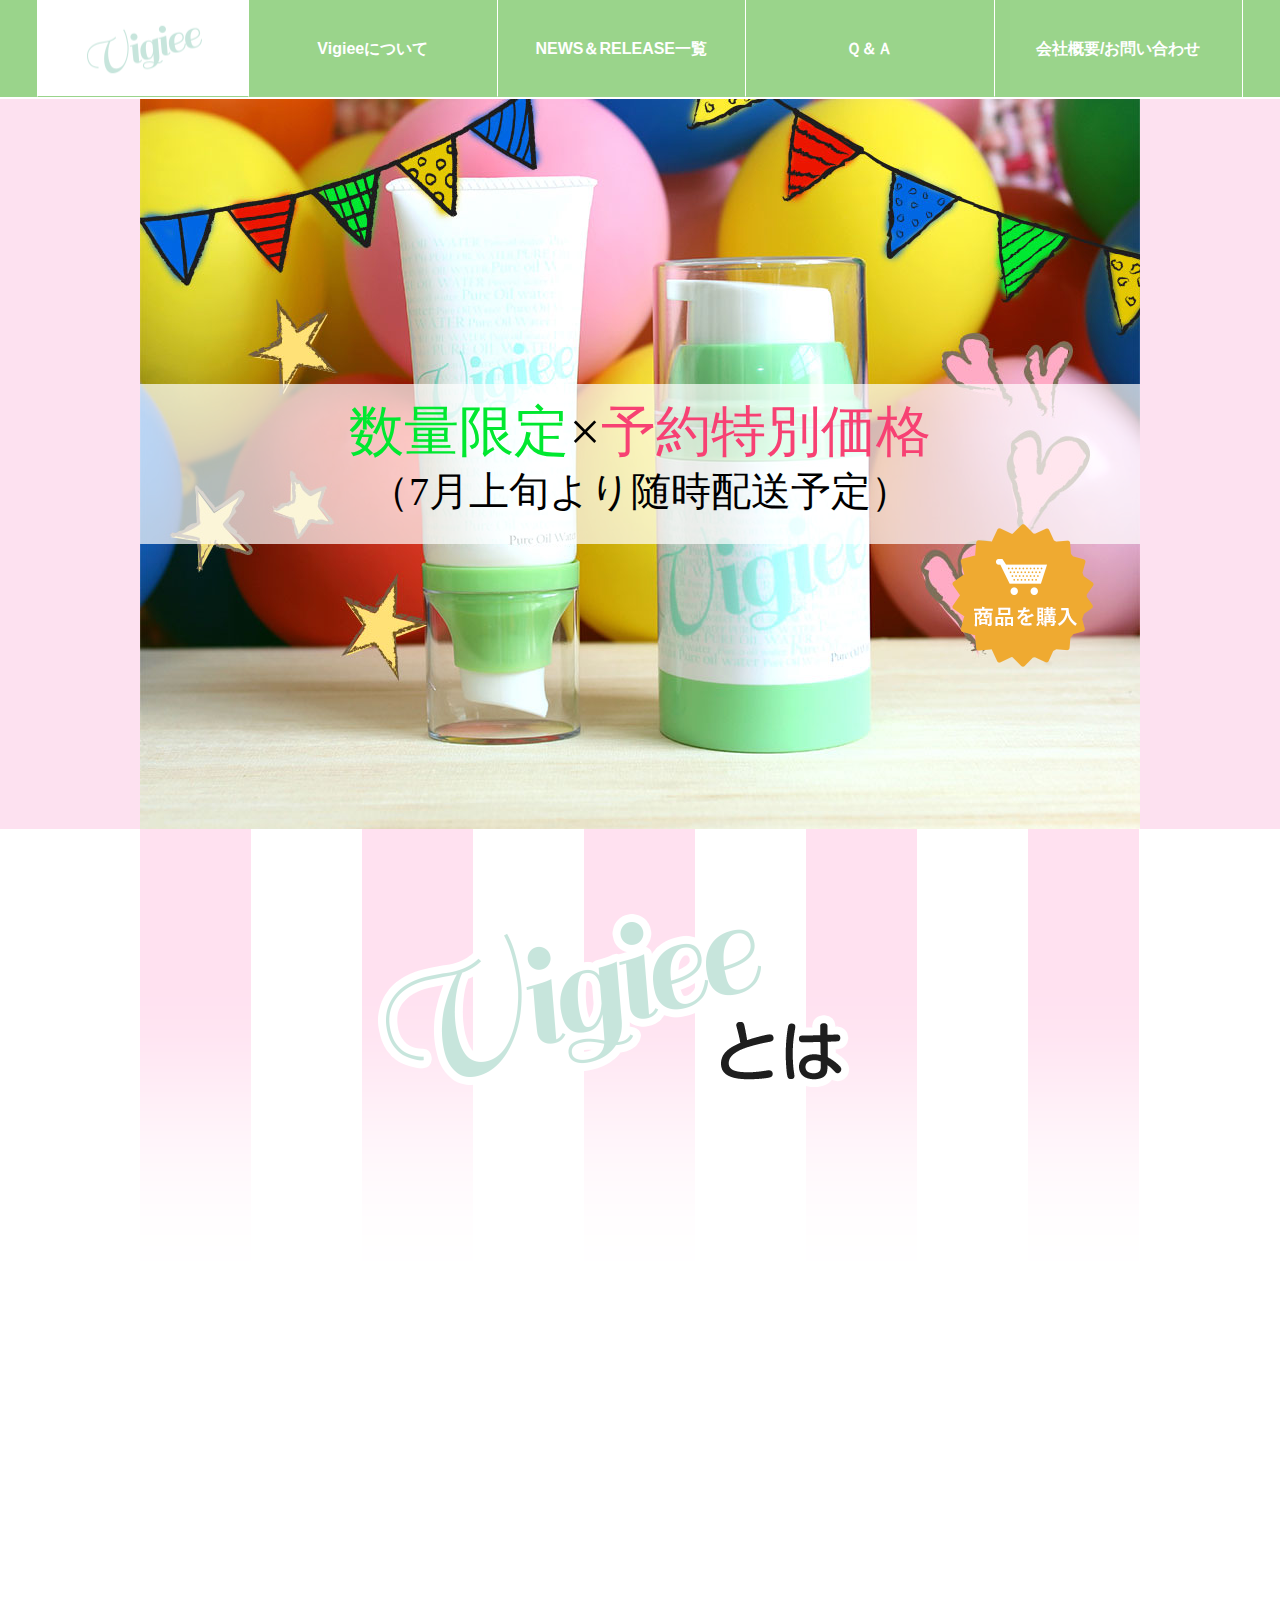
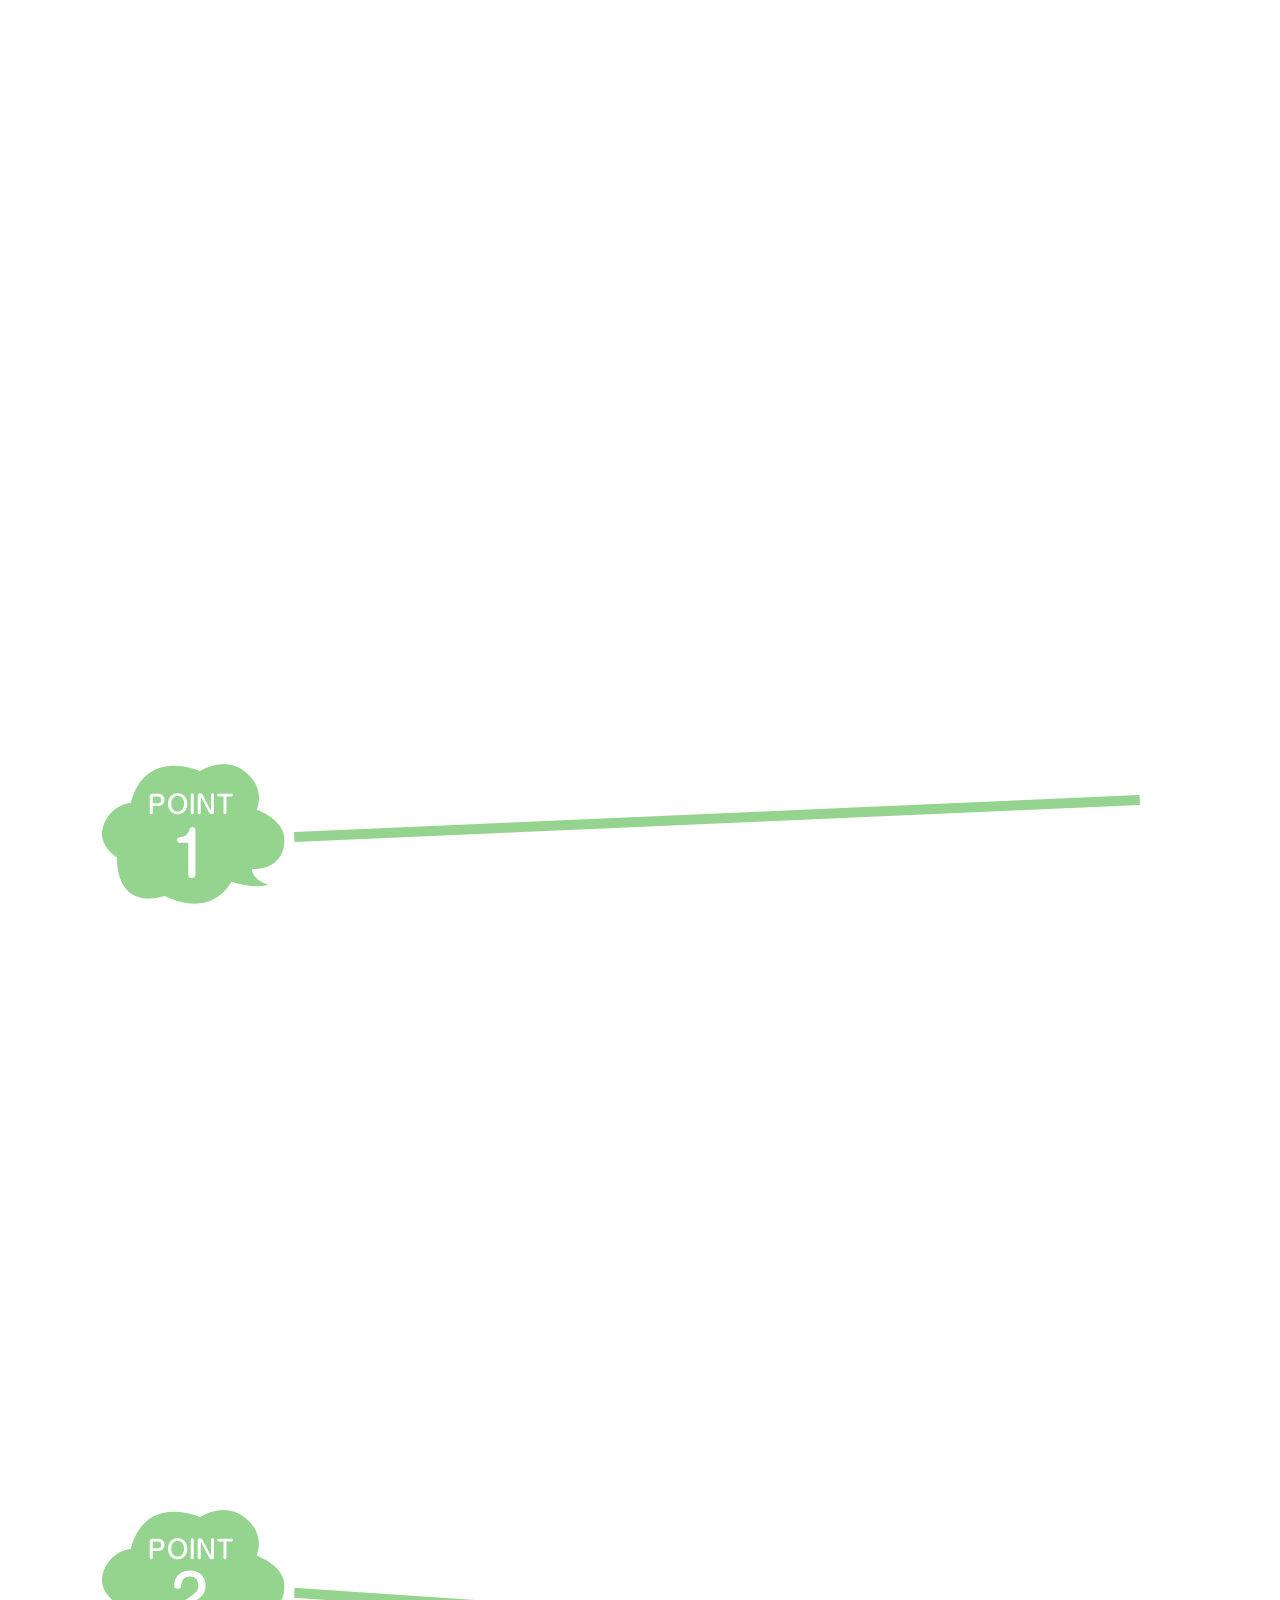
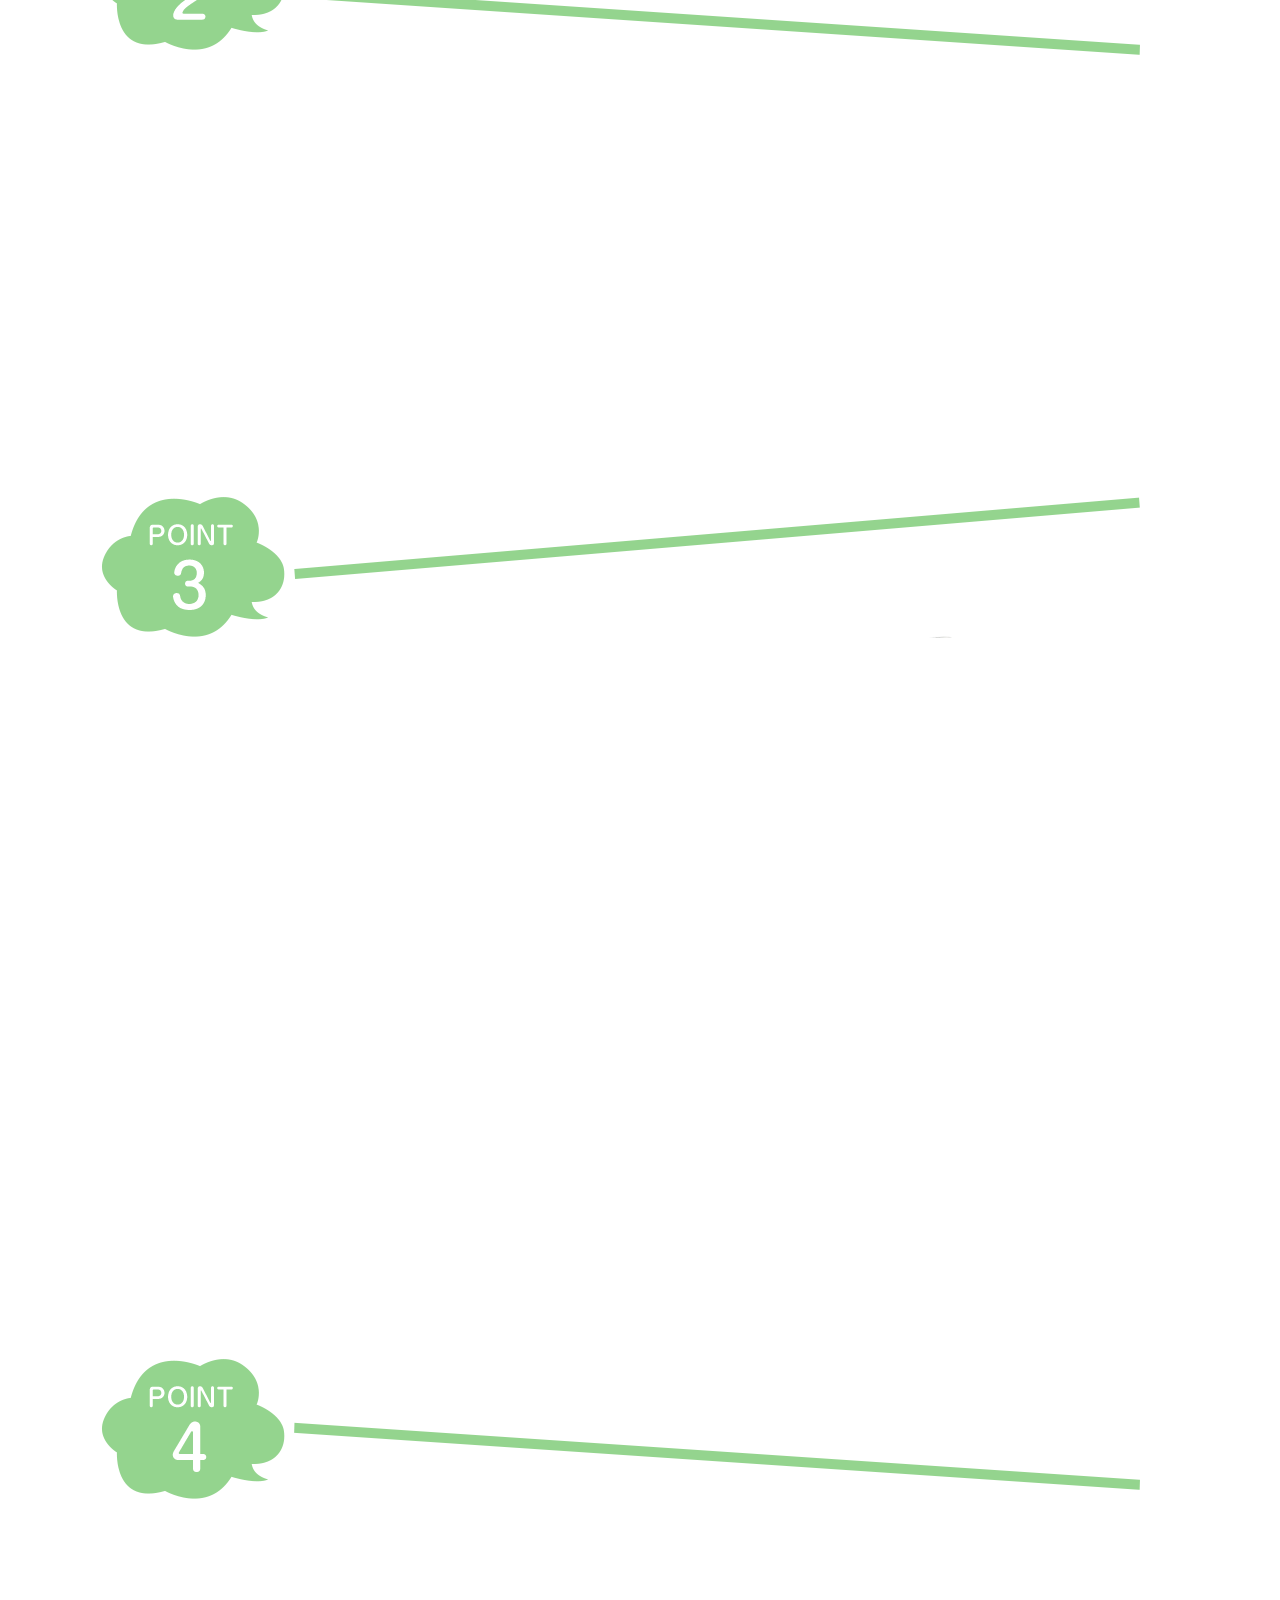
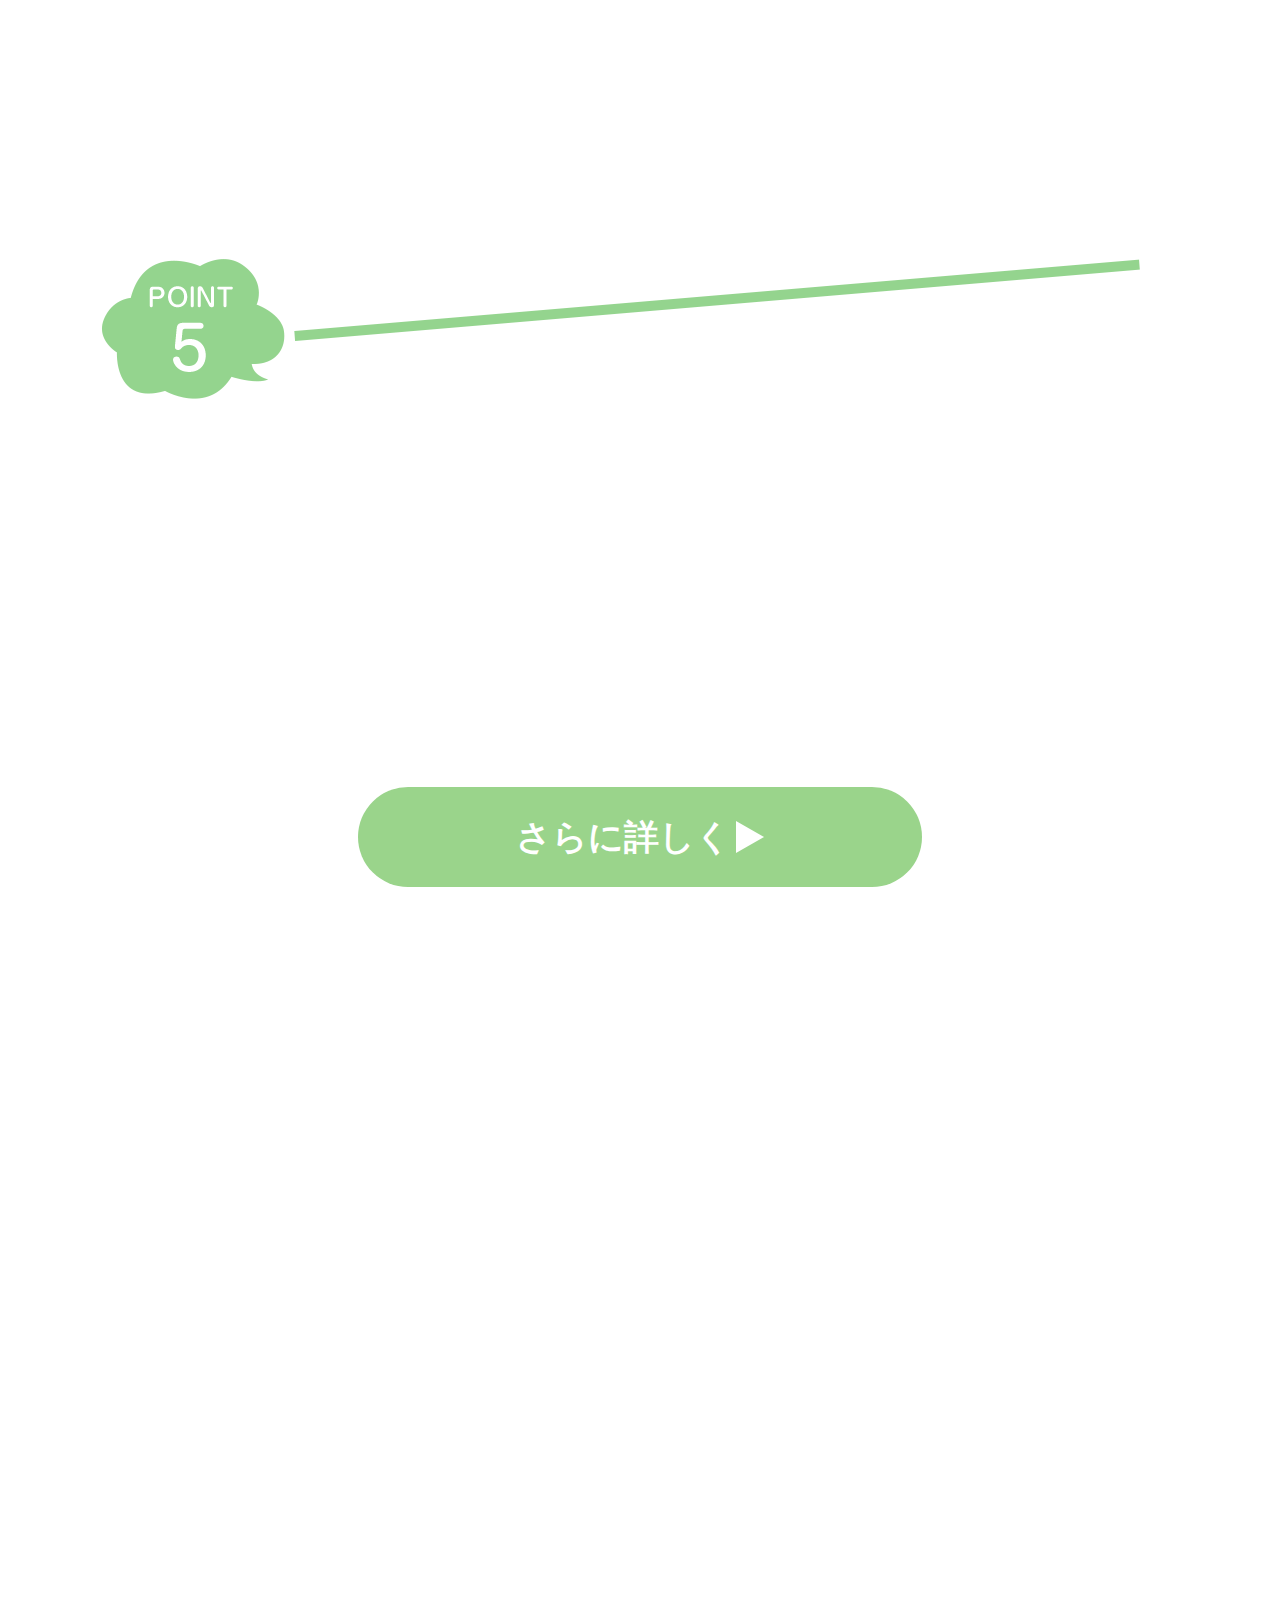
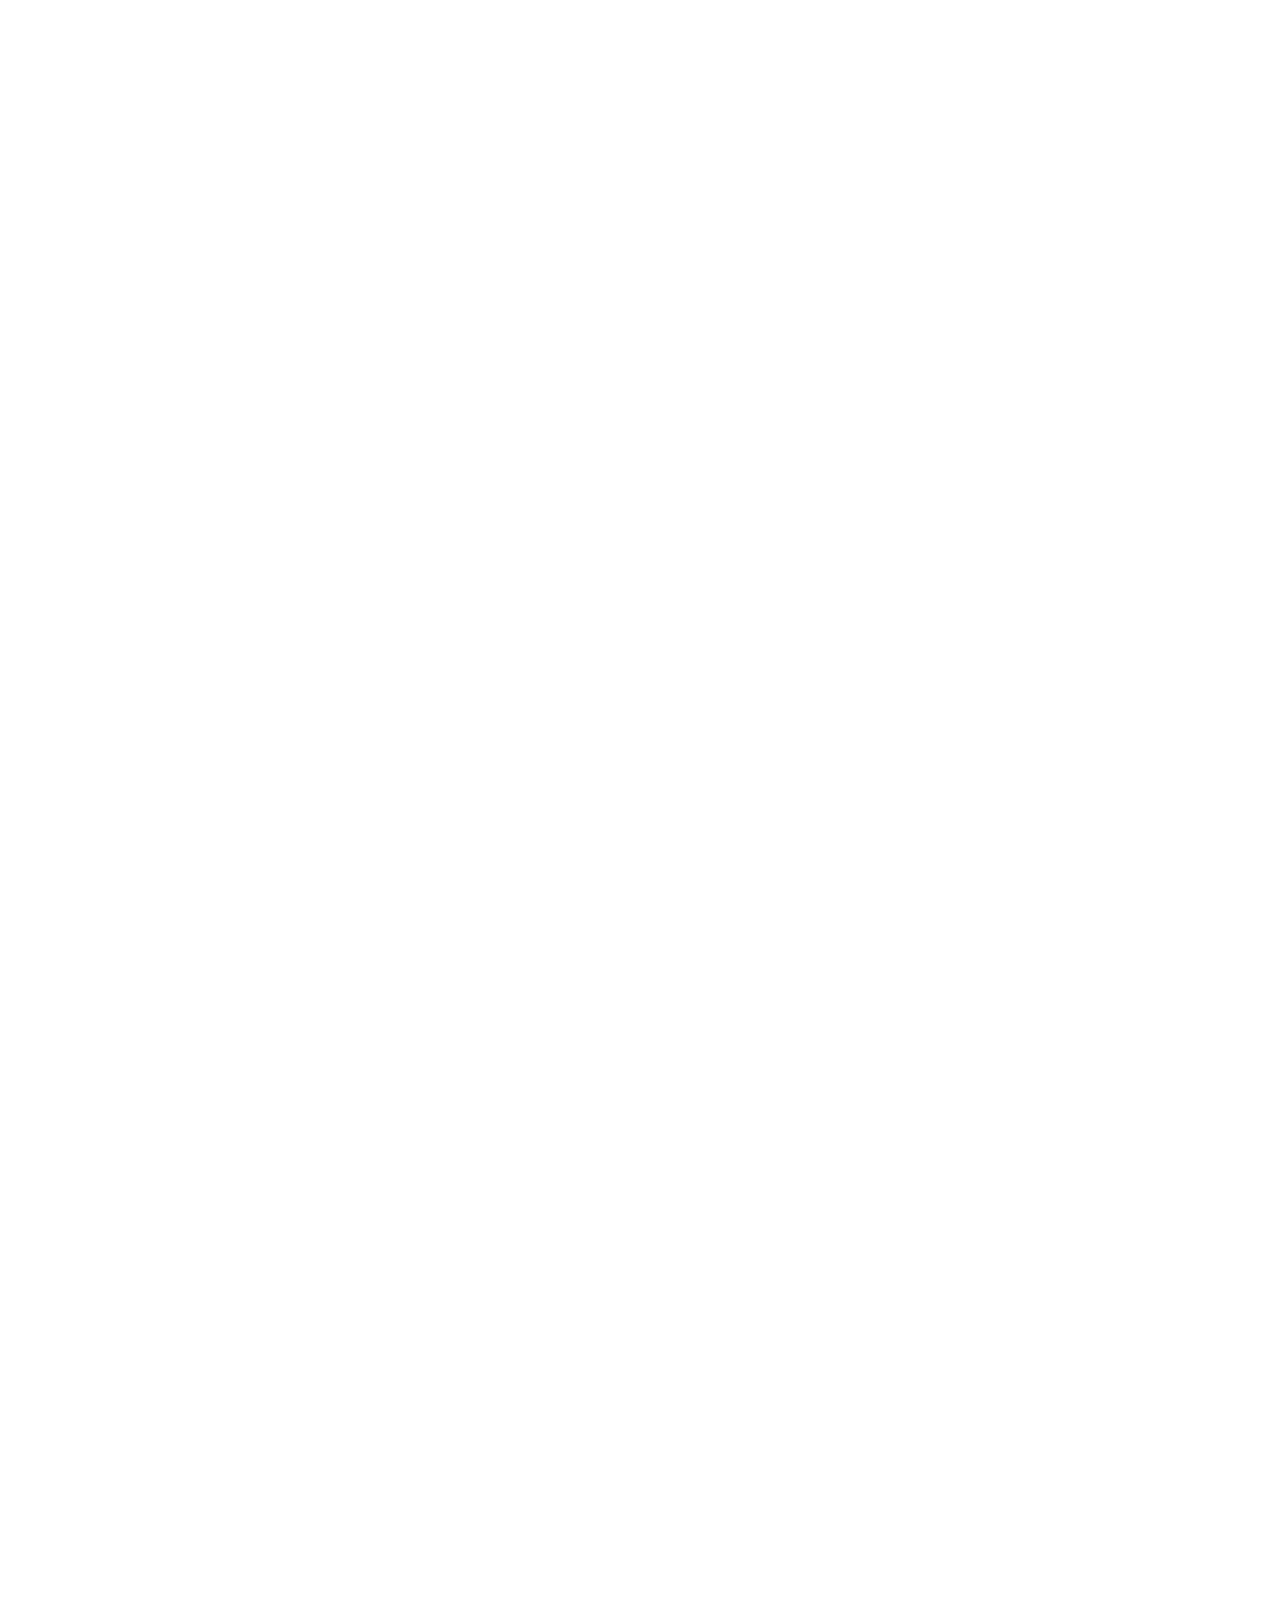
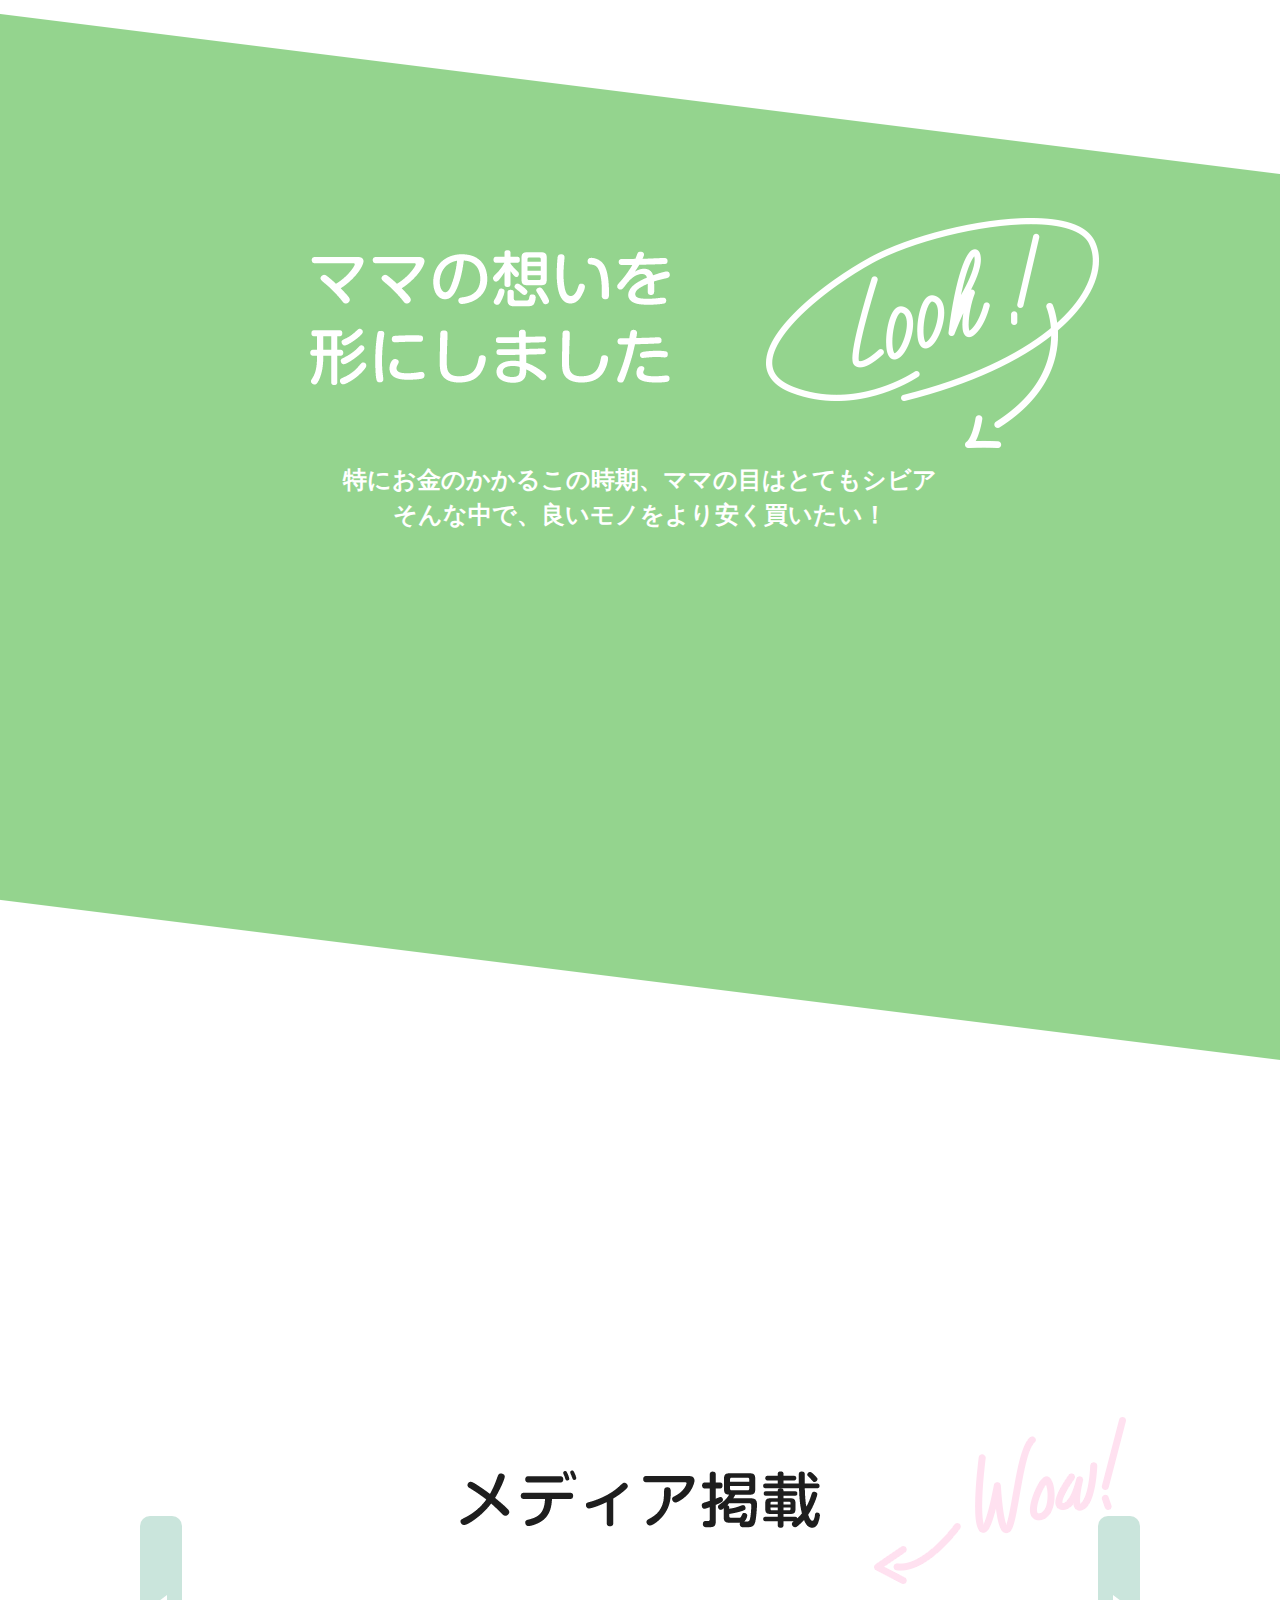
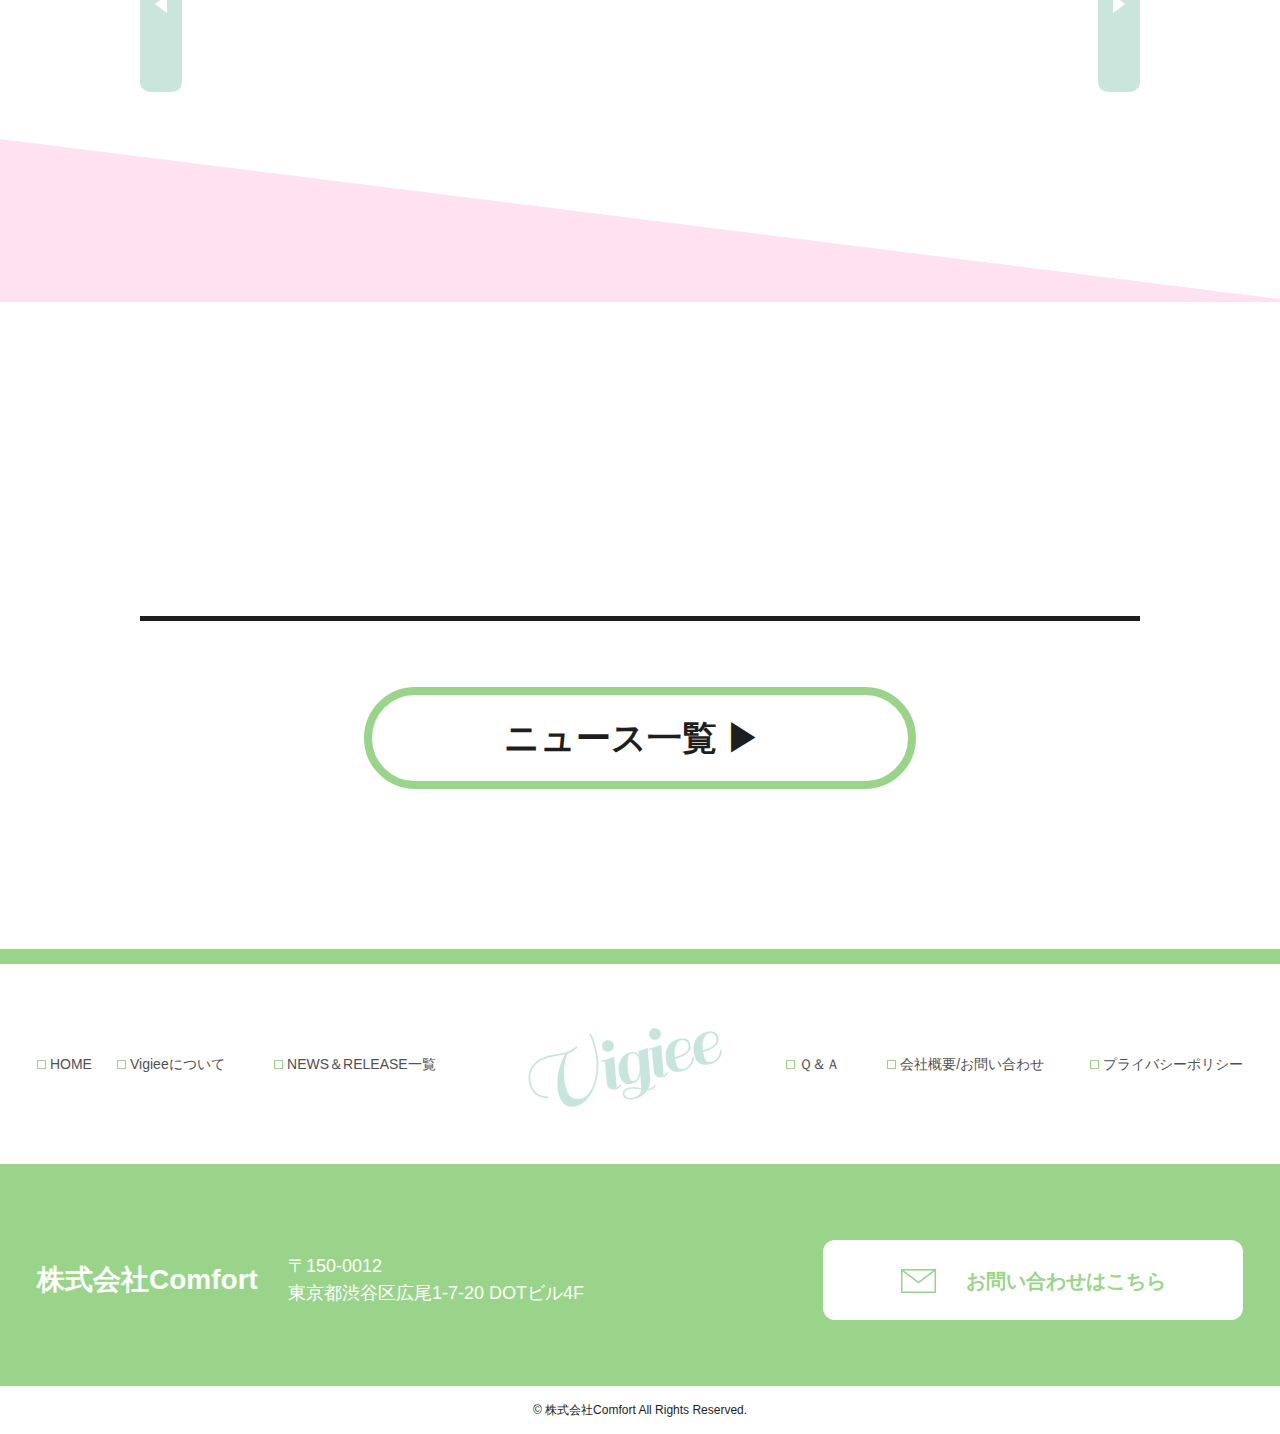
<file: index.html>
<!DOCTYPE html>
<html>
	<head>
		<meta charset="UTF-8">
		<meta name="viewport" content="width=device-width, initial-scale=1.0, minimum-scale=1.0, maximum-scale=1.0, user-scalable=no">
		<meta http-equiv="X-UA-Compatible" content="IE=edge,chrome=1">
		<title>Vigiee(ビギー)｜トップページ</title>
		<meta name="keywords" content="Vigiee,ビギー,妊娠中,出産後,ママ,クリーム, 天然オイル, 植物由来, マタニティクリーム, 保湿力,保水力,株式会社Comfort,コンフォート">
		<meta name="description" content="Vigiee(ビギー）は妊娠中・出産後の肌がデリケートな時期にこそママに使ってほしい。Vigiee(ビギー）は肌の水分を補い、植物由来の天然オイルでしっかりと保湿をおこないます。ママの体と心に寄り添い、悩みに向き合ったマタニティクリームです。">
		<meta http-equiv="Cache-Control" content="no-cache, no-store, must-revalidate">
		<meta http-equiv="Pragma" content="no-cache">
		<meta http-equiv="Expires" content="0">
		<link rel="shortcut icon" href="favicon.ico">
		<link rel="stylesheet" href="css/normalize.css">
		<link rel="stylesheet" href="css/animate.min.css">
		<link rel="stylesheet" href="css/idangerous.swiper.css">
		<link rel="stylesheet" href="css/global.css">
		<link rel="stylesheet" href="css/index.css">
		<!-- Global site tag (gtag.js) - Google Analytics -->
		<script async src="https://www.googletagmanager.com/gtag/js?id=UA-120219286-1"></script>
		<script>
			window.dataLayer = window.dataLayer || [];
			function gtag(){dataLayer.push(arguments);}
			gtag('js', new Date());
			gtag('config', 'UA-120219286-1');
		</script>
		<script src="js/password.js"></script>
	</head>
	<body>
		<header id="head">
			<div class="header wm">
				<div class="logo">
					<a href="index.html" class="on">
						<img src="img/logo.png">
						<img src="img/logo_white.png">
					</a>
				</div>
				<nav id="nav">
					<ul class="nav">
						<li><a href="about.html">Vigieeについて</a></li>
						<li><a href="news.html">NEWS＆RELEASE一覧</a></li>
						<li><a href="faq.html">Ｑ＆Ａ</a></li>
						<li><a href="contact.html">会社概要/お問い合わせ</a></li>
					</ul>
					<div class="nbtn">
    					<a href="javascript:;"><span class="nbtn_icon"></span></a>
					</div>
					<div class="ncart">
    					<a href="javascript:;" class="cart"><img src="img/icon_cart.png"></a>
					</div>
				</nav>
				<!--<div class="head_icon">
					<a href="javascript:;" title="facebook"><img src="img/icon_facebook.png"></a>
					<a href="javascript:;" title="twitter"><img src="img/icon_twitter.png"></a>
					<a href="javascript:;" title="instagram"><img src="img/icon_instagram.png"></a>
				</div>-->
			</div>
		</header>
		
		<div id="main">
			
			<div class="banner">
				<div class="wn">
					<div class="banner_img">
						<div class="img_replace">
							<img src="img/index/banner.jpg">
							<img src="img/index/banner_sp.jpg">
						</div>
						<div class="banner_info">
							<p>
								<span class="bi_green">数量限定</span>×<span class="bi_pink">予約特別価格</span>
								<br>
								<small>（7月上旬より随時配送予定）</small>
							</p>
						</div>
					</div>
				</div>
			</div>
			
			<div class="cont_brief wn">
				<div class="cb_tit img_replace">
					<img src="img/index/cont_brief_tit.png" alt="Vigiee(ビギー）とは">
					<img src="img/index/cont_brief_tit_sp.png" alt="Vigiee(ビギー）とは">
				</div>
				<div class="cb_cont clear">
					<div class="cb_txt">
						<div class="cb_cent">
							<p class="br">
								<span>妊娠中・出産後の肌がデリケートな</span><span>時期にこそママに使ってほしい。</span><br><span>ビギーは肌の水分を補い、</span><span>植物由来の天然オイルでしっかりと</span><span>保湿をおこないます。</span><br><span>ママの体と心に寄り添い、</span><span>悩みに向き合った</span><span>マタニティクリームです。</span>
							</p>
						</div>
					</div>
					<div class="cb_img img_replace">
						<img src="img/index/cont_brief_pic.png">
						<img src="img/index/cont_brief_pic_sp.jpg">
					</div>
				</div>
			</div>
			
			<div class="cont_point wn">
				<div class="cp_tit img_replace">
					<img src="img/index/cont_point_tit.png" alt="Vigiee(ビギー）がこだわる5つのポイント">
					<img src="img/index/cont_point_tit_sp.png" alt="Vigiee(ビギー）がこだわる5つのポイント">
				</div>
				<div class="cp_cont">
					<div class="cpc_tit img_replace">
						<img src="img/index/cont_point_1_tit.png">
						<img src="img/index/cont_point_1_tit_sp.png">
					</div>
					<div class="cpc_cont cpc_component cp1">
						<div class="cpct br">
							<span>成分のこだわり</span><br />“Pure oil water” <br>＝ <b class="cp_color_1">保湿力</b> + <b class="cp_color_2">保水力</b>
						</div>
						<div class="cpcc">
							<div class="cpcc_l">
								<h1>保湿力</h1>
							</div>
							<p class="br"><span>オイルのベタベタ感を少なくするために</span><span>国産ツバキオイルを６種の植物オイルとバランスよく配合</span><span>さらっと保湿を可能にしました</span></p>
						</div>
						<div class="cpcc">
							<div class="cpcc_l">
								<h1>保水力</h1>
							</div>
							<p class="br"><span>温泉水を主原料とし、３種のヒアルロン酸</span><span>２種の植物性セラミド、紅藻エキスとアミノ酸</span><span>ビタミンEを配合してカサつく肌にうるおいを与えます</span></p>
						</div>
					</div>
				</div>
				<div class="cp_cont">
					<div class="cpc_tit img_replace">
						<img src="img/index/cont_point_2_tit.png">
						<img src="img/index/cont_point_2_tit_sp.png">
					</div>
					<div class="cpc_cont cpc_normal cp2 clear">
						<div class="cpcn">
							<div class="cpct">技術のこだわり</div>
							<p class="br"><span>水と油を混ぜ合わせるために、多くのクリームが乳化剤を使用します。</span><span>この乳化剤は、主に石油由来の成分。</span><br><span>&nbsp;</span><br><span>ビギーは乳化剤に植物由来の成分を取り入れました。</span><span>さらに、分離しやすい水と油の粒子を細かくして混ぜ合わせることで</span><span>角層のすみずみまで浸透する肌なじみの高い”うるさらクリーム”が</span><span>生まれました！</span></p>
						</div>
						<div class="img_replace img_replace02 cpc_img">
							<img src="img/index/cont_point_2_pic.png">
							<img src="img/index/cont_point_2_pic_sp.png" class="img_ml">
						</div>
						
					</div>
				</div>
				<div class="cp_cont" id="point3">
					<div class="cpc_tit img_replace">
						<img src="img/index/cont_point_3_tit.png">
						<img src="img/index/cont_point_3_tit_sp.png">
					</div>
					<div class="cpc_cont cpc_normal cp3 clear">
						<div class="cpcn">
							<div class="cpct">容器のこだわり</div>
							<p class="br"><span>低刺激にこだわった成分を配合しているため、</span><span>チューブ、ボトル両方にエアレスを採用！</span><br><span>９つのフリーで、ビギーをいつでも新鮮な状態で</span><span>お使いいただけます。</span></p>
						</div>
						<div class="img_replace img_replace02 cpc_img">
							<img src="img/index/cont_point_3_pic.png">
							<img src="img/index/cont_point_3_pic_sp.png">
						</div>
					</div>
					<div id="harmless"></div>
					<div class="cp_test">
						<h1><span>赤ちゃんにも使える低刺激</span><br><span>9つのフリー</span></h1>
						<p>
							<span>〇防腐剤</span>
							<span>〇アルコール</span>
							<span>〇動物由来成分</span>
							<span>〇鉱物油</span>
							<span>〇石油系界面活性剤</span>
							<span>〇合成香料</span>
							<span>〇合成着色料</span>
							<span>〇紫外線吸収剤</span>
							<span>〇パラベン</span>
						</p>
						<p>
							<b>パッチテスト・アレルギーテスト済み</b>
							<small>※すべての方に肌トラブルが起こらないということではありません</small>
						</p>
					</div>
				</div>
				<div class="cp_cont">
					<div class="cpc_tit img_replace">
						<img src="img/index/cont_point_4_tit.png">
						<img src="img/index/cont_point_4_tit_sp.png">
					</div>
					<div class="cpc_cont cpc_normal cp4 clear">
						<div class="cpcn">
							<div class="cpct br">テクスチャのこだわり</div>
							<p class="br"><span>クリームなのに、さらっと潤う乳液のようなテクスチャです。</span><br><span>のびがよく塗りやすいので、塗った後に手を洗う必要もなく、すぐに衣類を</span><span>着てもベタつきません。</span><br><span>クリームなのにさらっとした塗り心地は忙しいママの味方です！</span></p>
						</div>
					</div>
				</div>
				<div class="cp_cont">
					<div class="cpc_tit img_replace">
						<img src="img/index/cont_point_5_tit.png">
						<img src="img/index/cont_point_5_tit_sp.png">
					</div>
					<div class="cpc_cont cpc_normal cp5 clear">
						<div class="cpcn">
							<div class="cpct">香りのこだわり</div>
							<p class="br"><span>トップに香るベルガモットの上質な香りとレモンの爽やかな</span><span>香りが、ママをやさしく包み込みます。</span><br><span>そっと目を閉じると広がる、かけがえのないひとときを</span></p>
						</div>
						<div class="cont_point_5_pic">
							<img src="img/index/cont_point_5_pic.png">
						</div>
						
					</div>
				</div>
				<div class="cp_btn">
					<a href="about.html"><span>さらに詳しく </span><i></i></a>
				</div>
			</div>
			
			<div class="cont_usage">
				<div class="wm">
					<div class="wn">
						<div class="cu_tit img_replace">
							<img src="img/index/cont_usage_tit.png" alt="おすすめVigiee(ビギー）の使い方">
							<img src="img/index/cont_usage_tit_sp.png" alt="おすすめVigiee(ビギー）の使い方">
						</div>
					</div>
				</div>
				<div class="cu_cont cu1">
					<div class="wn">
						<div class="cuc_tit img_replace">
							<img src="img/index/cont_usage_1_tit.png" alt="お風呂上がりに極上のひととき！" class="cuc_tit_pc">
							<img src="img/index/cont_usage_1_tit_tablet.png" alt="お風呂上がりに極上のひととき！" class="cuc_tit_tablet">
							<img src="img/index/cont_usage_1_tit_sp.png" alt="お風呂上がりに極上のひととき！">
						</div>
						<div class="cuc_normal clear">
							<div class="cucn">
								<p class="br"><span>一番肌が潤うお風呂上がりにこそ使ってもらえるよう、</span><span>ビギーはテクスチャーにこだわりました。</span><br /><span>温泉水をベースに保湿成分と保水成分を高配合。</span><span>タオルドライの後に、肌に極上のご褒美を！</span></p>
							</div>
							<div class="img_replace img_replace02 cuc_img">
								<img src="img/index/cont_usage_1_pic.png">
								<img src="img/index/cont_usage_1_pic_sp.png" class="img_ml02">
							</div>
							
						</div>
					</div>
				</div>
				<div class="cu_cont cu2">
					<div class="wn">
						<div class="cuc_tit img_replace">
							<img src="img/index/cont_usage_2_tit.png" alt="お出かけ前の忙しい時に！" class="cuc_tit_pc">
							<img src="img/index/cont_usage_2_tit_tablet.png" alt="お出かけ前の忙しい時に！" class="cuc_tit_tablet">
							<img src="img/index/cont_usage_2_tit_sp.png" alt="お出かけ前の忙しい時に！">
						</div>
						<div class="cuc_normal clear">
							<div class="cucn">
								<p class="br"><span>植物オイル配合でべたつかず、さらっとした塗り心地で</span><span>すぐに服を着ても大丈夫。</span><br><span>外に出かける前にクリームを塗っておきたい…</span><br><span>バタバタしたお出かけ前にもさっとひと塗り。</span><span>新テクスチャーのビギーなら、すぐに出かけられます。</span></p>
							</div>
							<div class="img_replace img_replace02 cuc_img">
								<img src="img/index/cont_usage_2_pic.png">
								<img src="img/index/cont_usage_2_pic_sp.png">
							</div>
						</div>
					</div>
				</div>
				<div class="cu_cont cu3">
					<div class="wn">
						<div class="cuc_tit img_replace">
							<img src="img/index/cont_usage_3_tit.png" alt="赤ちゃんと一緒に使える" class="cuc_tit_pc">
							<img src="img/index/cont_usage_3_tit_tablet.png" alt="赤ちゃんと一緒に使える" class="cuc_tit_tablet">
							<img src="img/index/cont_usage_3_tit_sp.png" alt="赤ちゃんと一緒に使える">
						</div>
						<div class="cuc_normal clear">
							<div class="cucn">
								<p class="br"><span>低刺激で保水・保湿成分もたっぷり配合し、香りも控えめだから</span><span>産後は赤ちゃんと使えます。</span><br><span>デリケートで温度調整が苦手な赤ちゃんを、</span><span>肌なじみがよいクリームで肌をさらっと快適にします。</span><br><span>ママと一緒にこれ一本で、毎日のスキンケアを！</span></p>
							</div>
							<div class="img_replace img_replace02 cuc_img">
								<img src="img/index/cont_usage_3_pic.png">
								<img src="img/index/cont_usage_3_pic_sp.png">
							</div>
						</div>
					</div>
				</div>
			</div>
			
			<div class="cont_look">
				<div class="cl_top"><img src="img/index/cont_look_bg_top.png"></div>
				<div class="wn">
					<div class="img_replace">
						<img src="img/index/cont_look_tit.png" alt="ママの想いを形にしました">
						<img src="img/index/cont_look_tit_sp1.png" alt="ママの想いを形にしました">
					</div>
					<p class="br look_txt"><span>特にお金のかかるこの時期、ママの目はとてもシビア</span><span>そんな中で、良いモノをより安く買いたい！</span></p>
					<!--<div class="cl_tit2">
						<img src="img/index/cont_look_tit_sp2.png">
					</div>-->
					<div class="img_replace cl_last">
						<img src="img/index/cont_look_pic.png" alt="べたつかず、さっぱりとした塗り心地お値段もお手頃！低刺激で赤ちゃんにも使えるパッチテスト済み　アレルギーテスト済み">
						<img src="img/index/cont_look_pic_sp.png" alt="べたつかず、さっぱりとした塗り心地お値段もお手頃！低刺激で赤ちゃんにも使えるパッチテスト済み　アレルギーテスト済み">
					</div>
				</div>
				<div class="cl_bottom"><img src="img/index/cont_look_bg_bottom.png"></div>
			</div>
			
			<div class="cont_journal">
				<div class="wn">
					<div class="cj_tit img_replace">
						<img src="img/index/cont_journal_tit.png">
						<img src="img/index/cont_journal_tit_sp.png">
					</div>
					<div class="cj_cont">
						<div class="swiper-container" id="journal">
							<div class="journal_box" id="publish">
							</div>
						</div>
						<div class="journal_btn journal_prev">
							<a href="javascript:;"><i></i></a>
						</div>
						<div class="journal_btn journal_next">
							<a href="javascript:;"><i></i></a>
						</div>
					</div>
				</div>
			</div>
			
			<div class="cont_news">
				<div class="wn">
					<div class="cn_tit img_replace">
						<img src="img/index/cont_news_tit.png">
						<img src="img/index/cont_news_tit_sp.png">
					</div>
					<div class="cn_cont">
						<ul id="news">
						</ul>
					</div>
					<div class="cn_btn">
						<a href="news.html"><span>ニュース一覧 ▶</span><!--<i></i>--></a>
					</div>
				</div>
			</div>
			
		</div>
		
		<footer id="foot">
			<div class="foot_btn">
				<a href="javascript:;" class="cart">
					<img src="img/foot_btn_cart.png">
				</a>
				<a href="javascript:;" id="top" class="img_replace">
					<img src="img/foot_btn_top.png">
					<img src="img/foot_btn_top_s.png">
				</a>
			</div>
			<div class="foot wm">
				<div class="foot_nav">
					<ul>
						<li>
							<i></i>
							<a href="index.html">HOME</a>
						</li>
						<li>
							<i></i>
							<a href="about.html">Vigieeについて</a>
						</li>
						<li>
							<i></i>
							<a href="news.html">NEWS＆RELEASE一覧</a>
						</li>
					</ul>
				</div>
				<div class="foot_logo">
					<a href="index.html">
						<img src="img/foot_logo.png">
					</a>
				</div>
				<div class="foot_nav">
					<ul>
						<li>
							<i></i>
							<a href="faq.html">Ｑ＆Ａ</a>
						</li>
						<li>
							<i></i>
							<a href="contact.html">会社概要/お問い合わせ</a>
						</li>
						<li>
							<i></i>
							<a href="privacy.html">プライバシーポリシー</a>
						</li>
					</ul>
				</div>
			</div>
			<div class="foot_info">
				<div class="wm">
					<div class="foot_contact">
						<h2>株式会社Comfort</h2>
						<p>〒150-0012<br>東京都渋谷区広尾1-7-20 DOTビル4F</p>
					</div>
					<div class="foot_email">
						<a href="contact.html">
							<img src="img/foot_icon_email.png">
							<b>お問い合わせはこちら</b>
						</a>
					</div>
				</div>
			</div>
			<div class="copyright">
				<p>&copy; 株式会社Comfort All Rights Reserved.</p>
			</div>
		</footer>
		
		<div id="panel"></div>
		
		<script type="text/javascript" src="//webfonts.xserver.jp/js/xserver.js"></script>
		<script src="js/idangerous.swiper.min.js"></script>
		<script src="js/jquery-3.3.1.min.js"></script>
		<script src="js/global.js"></script>
		<script src="js/animate.js"></script>
		<script src="js/constraint.js"></script>
    	<script>
    		$(function(){
    		});
    		
			var journalSwiper;
			window.onload = function() {
				window.onresize = function() {
					reInitJournal();
				}
				$('.journal_prev').click(function() {
					journalSwiper.swipePrev();
				});
				$('.journal_next').click(function(){
					journalSwiper.swipeNext(); 
				});
    			$.get("wordpress/?page_id=7", function (data) {
                	var list = data.data.list;
					// journal
					initJournal(list.length);
                	var detailBox = '';
					detailBox += '<div class="journal_item">';
					detailBox += '<a href="javascript:;">imgReplace</a>';
					detailBox += '<div class="journal_info">infoReplace</div>';
					detailBox += '</div>';
                	var publishList = '';
                	for (var k in list) {
                		var param = {
                			'img'	: '',
                			'info'	: ''
                		};
                		if (list[k].field.img != '') {
                			param.img += '<img src="' + list[k].field.img + '">';
                		} else {
                			param.img += '<img src="img/no_pic_publish.jpg">';
                		}
                		param.info = list[k].field.info;
                		// set box
                		var thisBox = detailBox;
                		for (var p in param) {
                			thisBox = thisBox.replace(new RegExp(p + 'Replace', 'g'), param[p]);
                		}
                		var newPublish = journalSwiper.appendSlide(thisBox, 'swiper-slide', 'div');
                		//newPublish.append();
                	}
					reInitJournal();
                });
                $.get("wordpress/?page_id=2&number=3", function (data) {
                	var list = data.data.list;
                	var detailBox = '';
                	detailBox += '<li>';
//              	detailBox += '<a href="javascript:;">';
                	detailBox += '<a href="news_detail.html?id=idReplace">';
                	detailBox += '<small>「dateReplace」</small>';
                	detailBox += '<b>titleReplace</b>';
                	detailBox += '<span>infoReplace</span>';
                	detailBox += '</a>';
                	detailBox += '</li>';
                	var newsList = '';
                	for (var k in list) {
                		var param = {
                			'id'	: '',
                			'date'	: '',
                			'title'	: '',
                			'info'	: ''
                		};
                		param.id = list[k].id;
                		param.date = list[k].field.date;
                		param.title = list[k].field.title;
                		param.info = list[k].field.info;
                		// set box
                		var thisBox = detailBox;
                		for (var p in param) {
                			thisBox = thisBox.replace(new RegExp(p + 'Replace', 'g'), param[p]);
                		}
                		newsList += thisBox;
                	}
                	$('#news').html(newsList);
                });
			};
			
			function initJournal (number) {
				journalSwiper = new Swiper('#journal', {
					wrapperClass : 'journal_box',
					calculateHeight: true,
					loop : true,
					aotoHeight: true, 
					slidesPerView: getPer(),
					slidesPerGroup: 1,
					resizeReInit: true,
					loopAdditionalSlides: number
				});
			}
			
			function reInitJournal () {
				journalSwiper.reInit();
			}
			
			function getPer() {
				var per = 0;
				if (window.innerWidth >= 768) {
					per = 2;
				} else {
					per = 1;
				}
				return per;
			}
    	</script>
	</body>
</html>
</file>
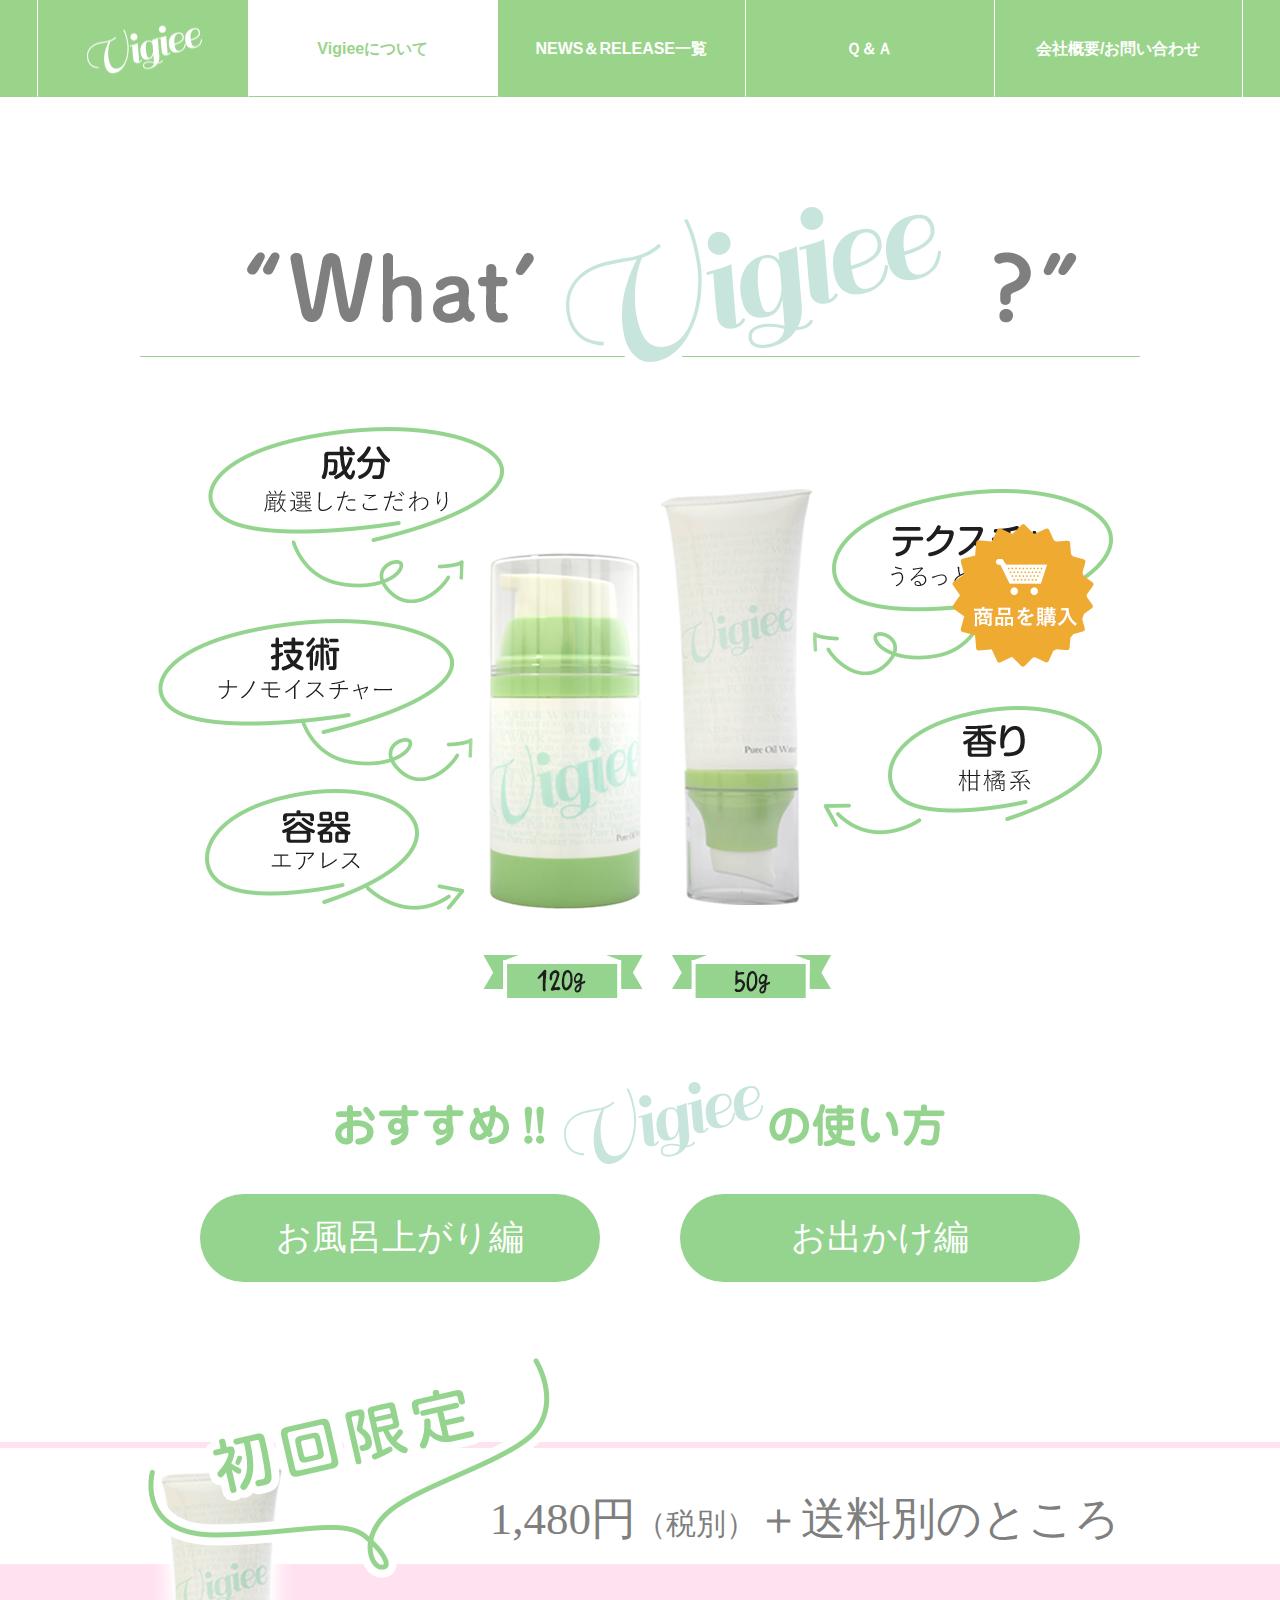
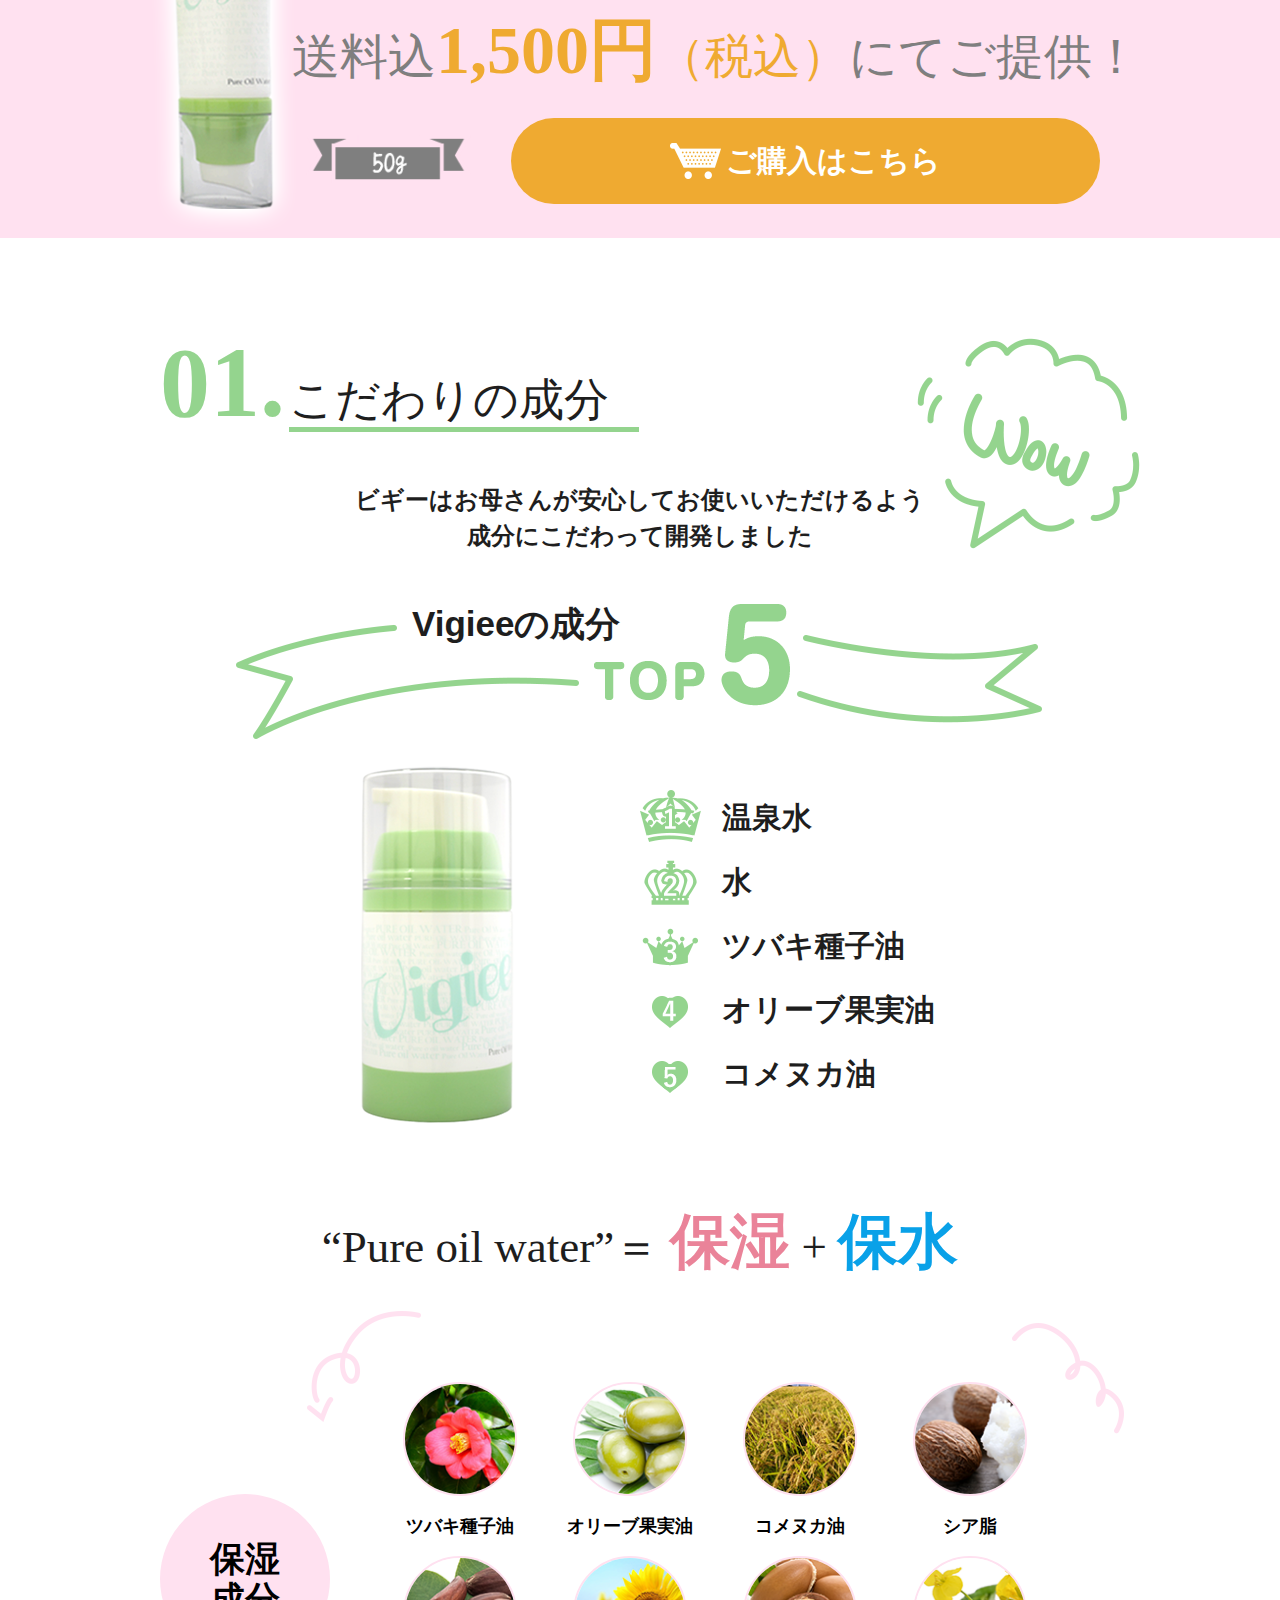
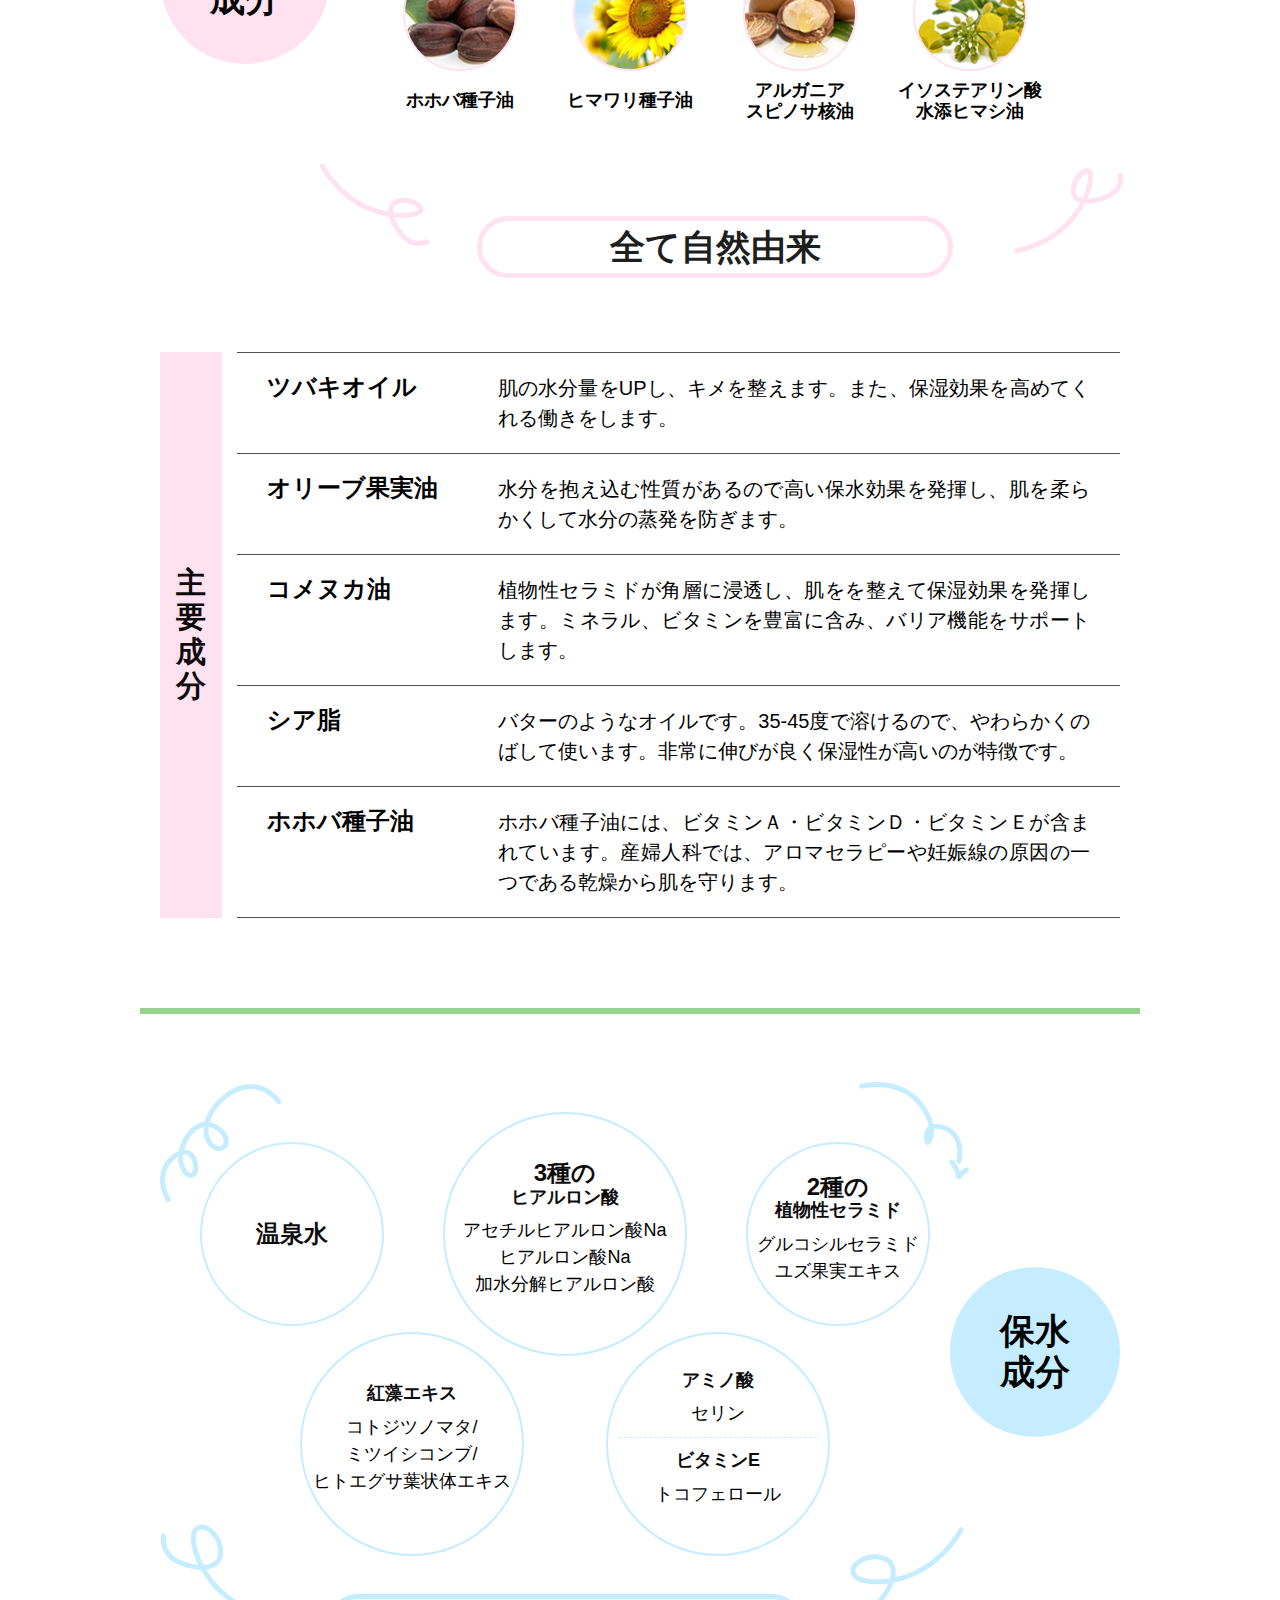
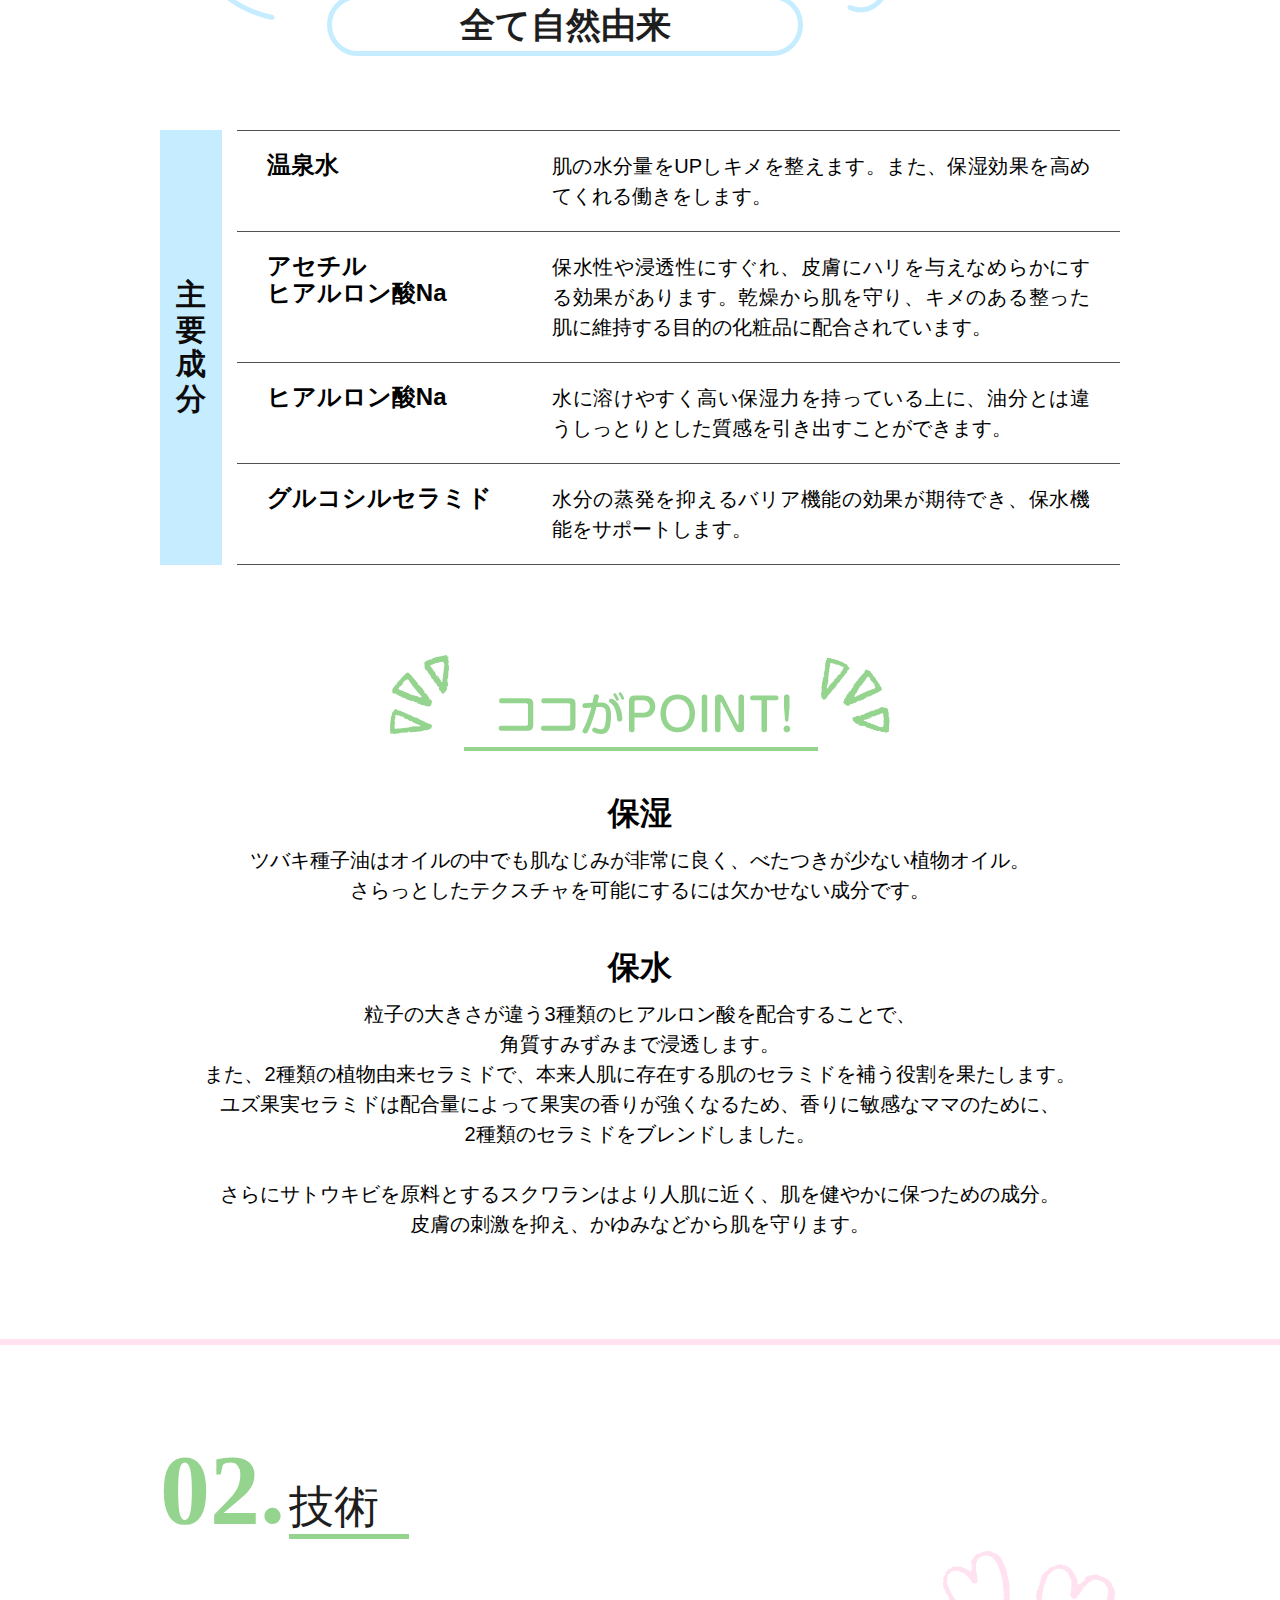
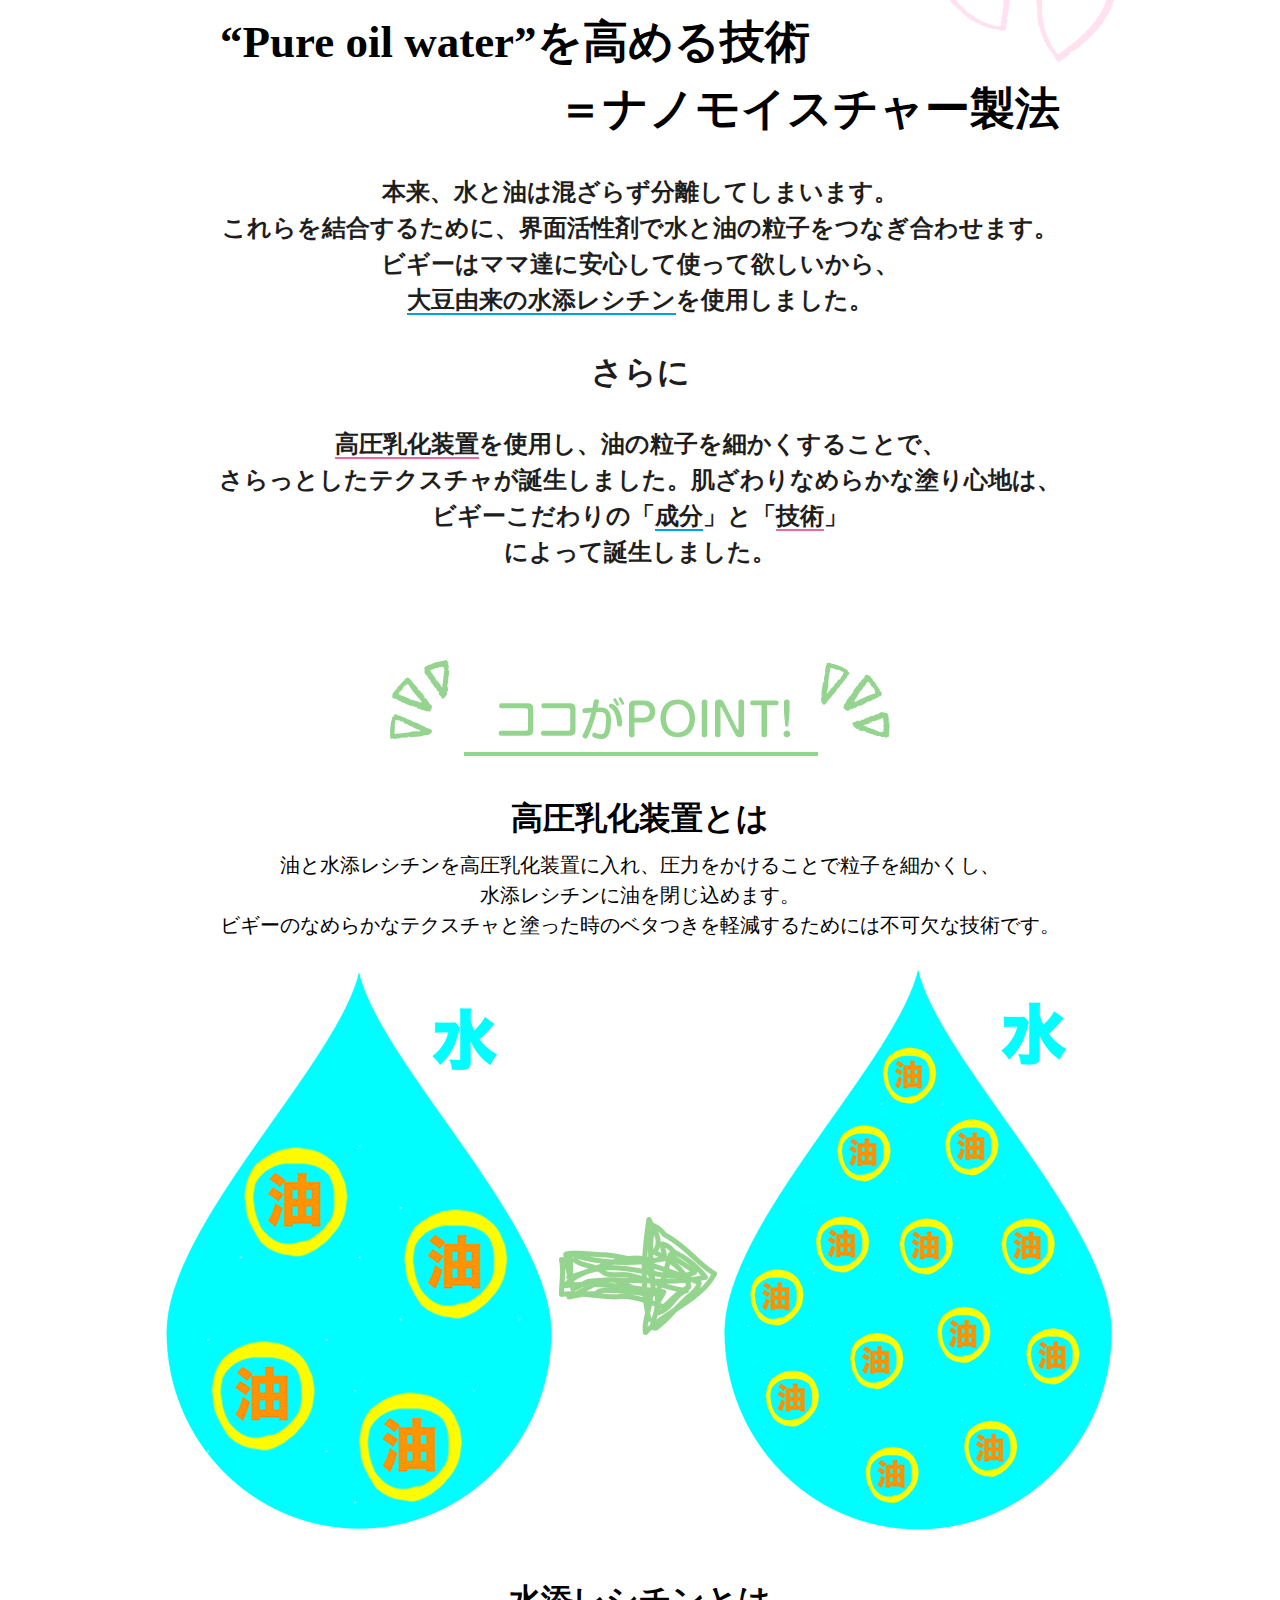
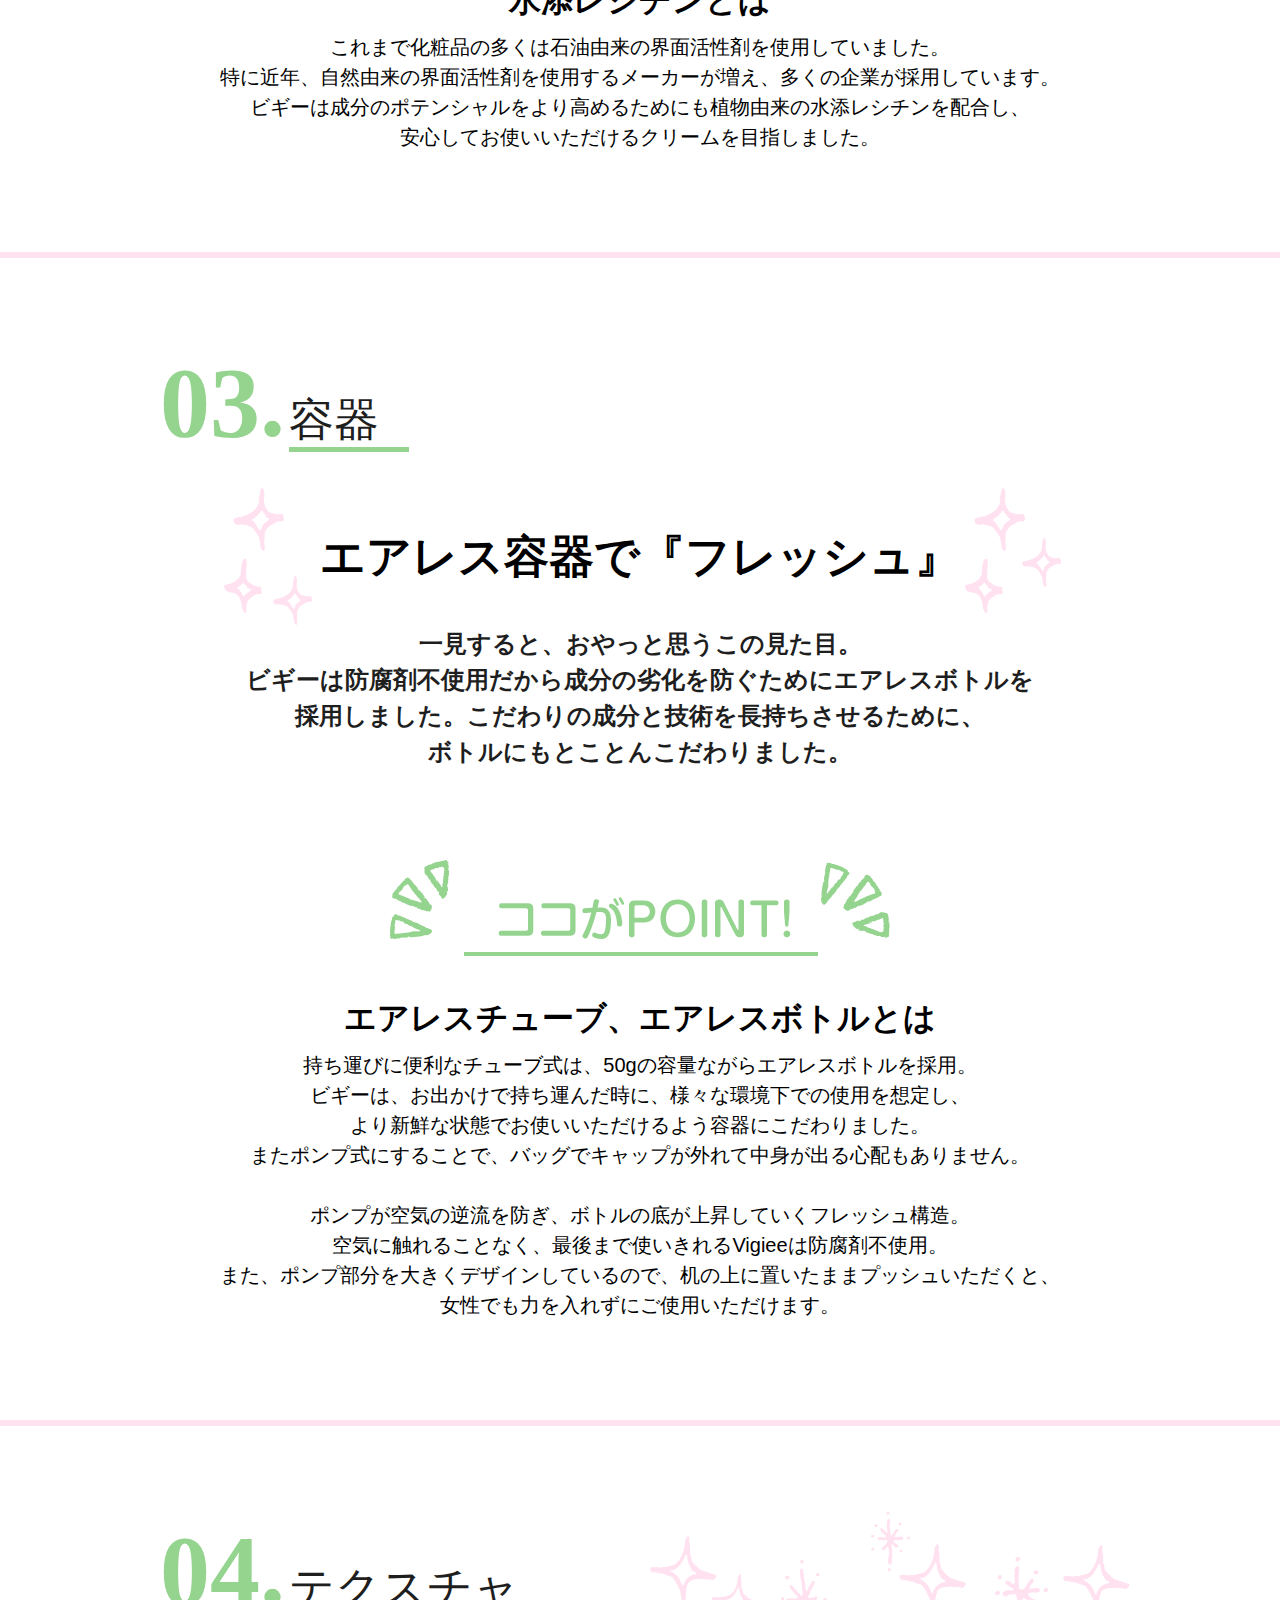
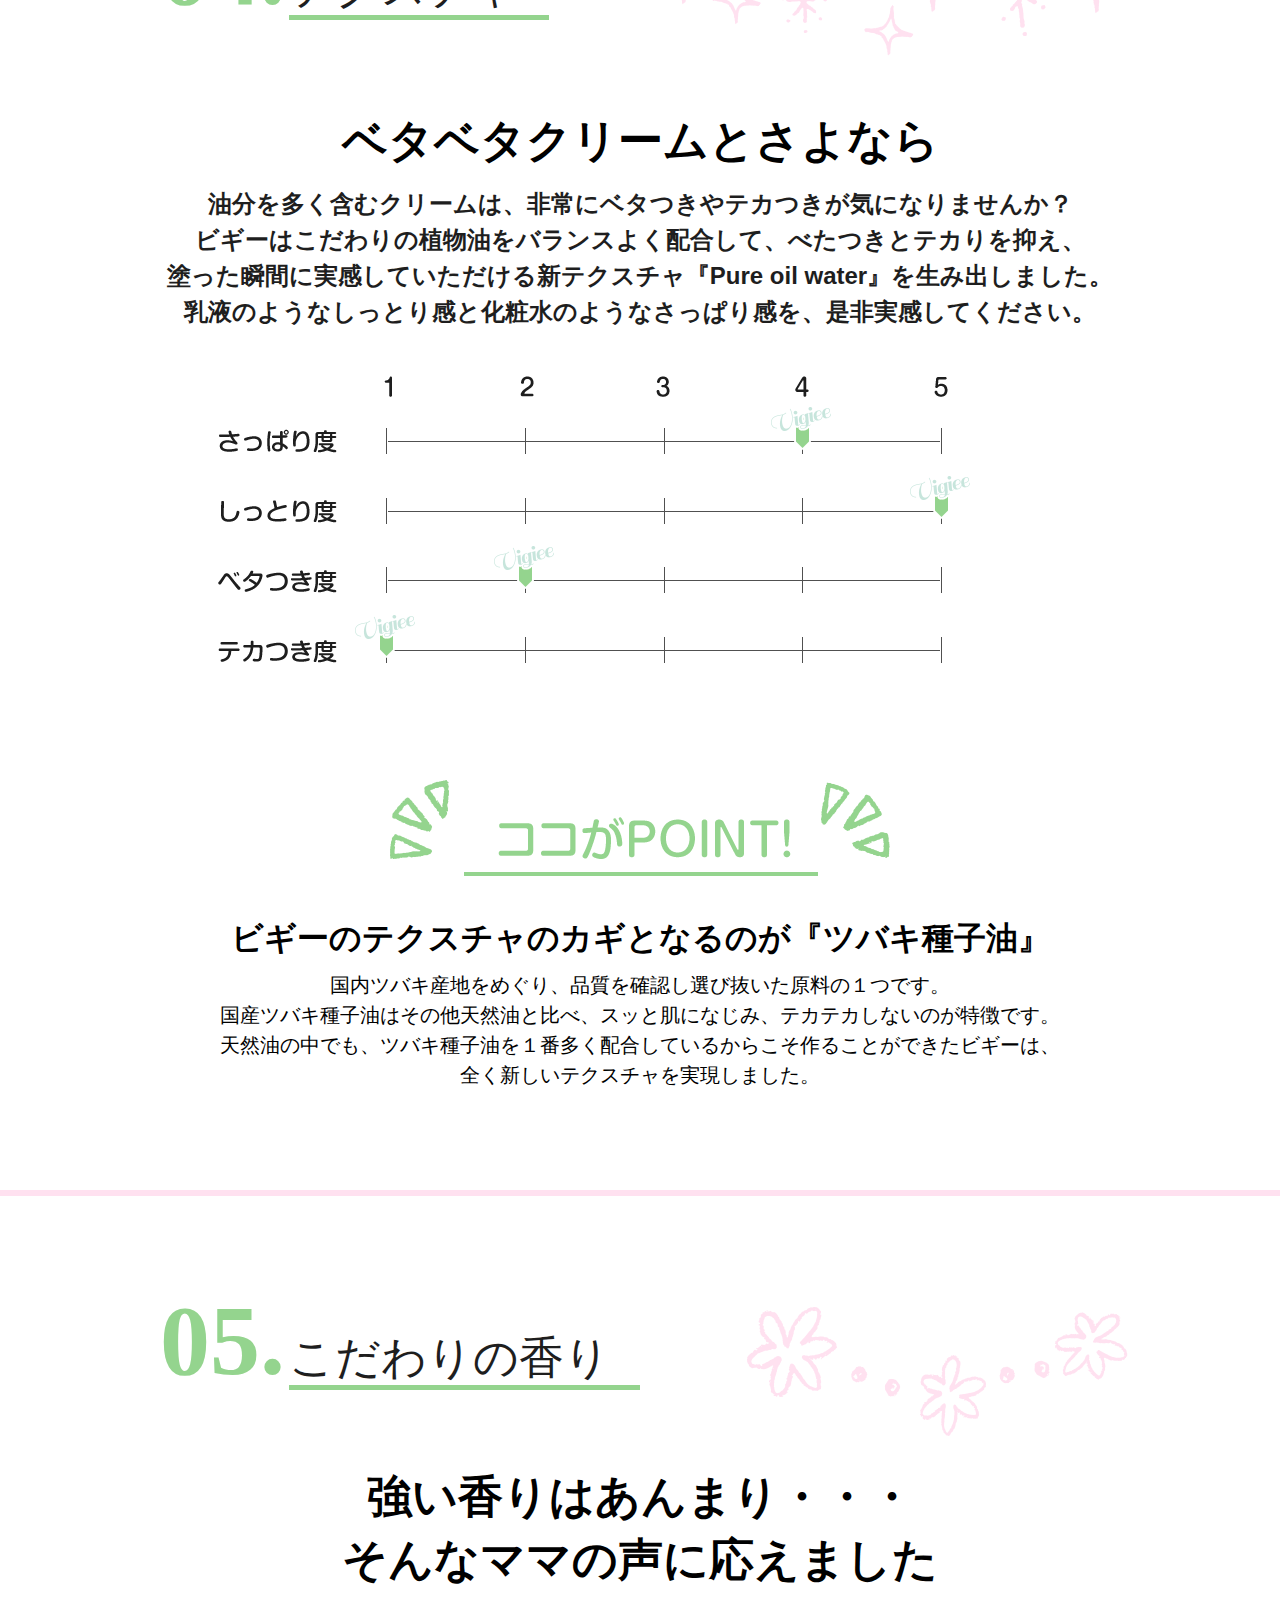
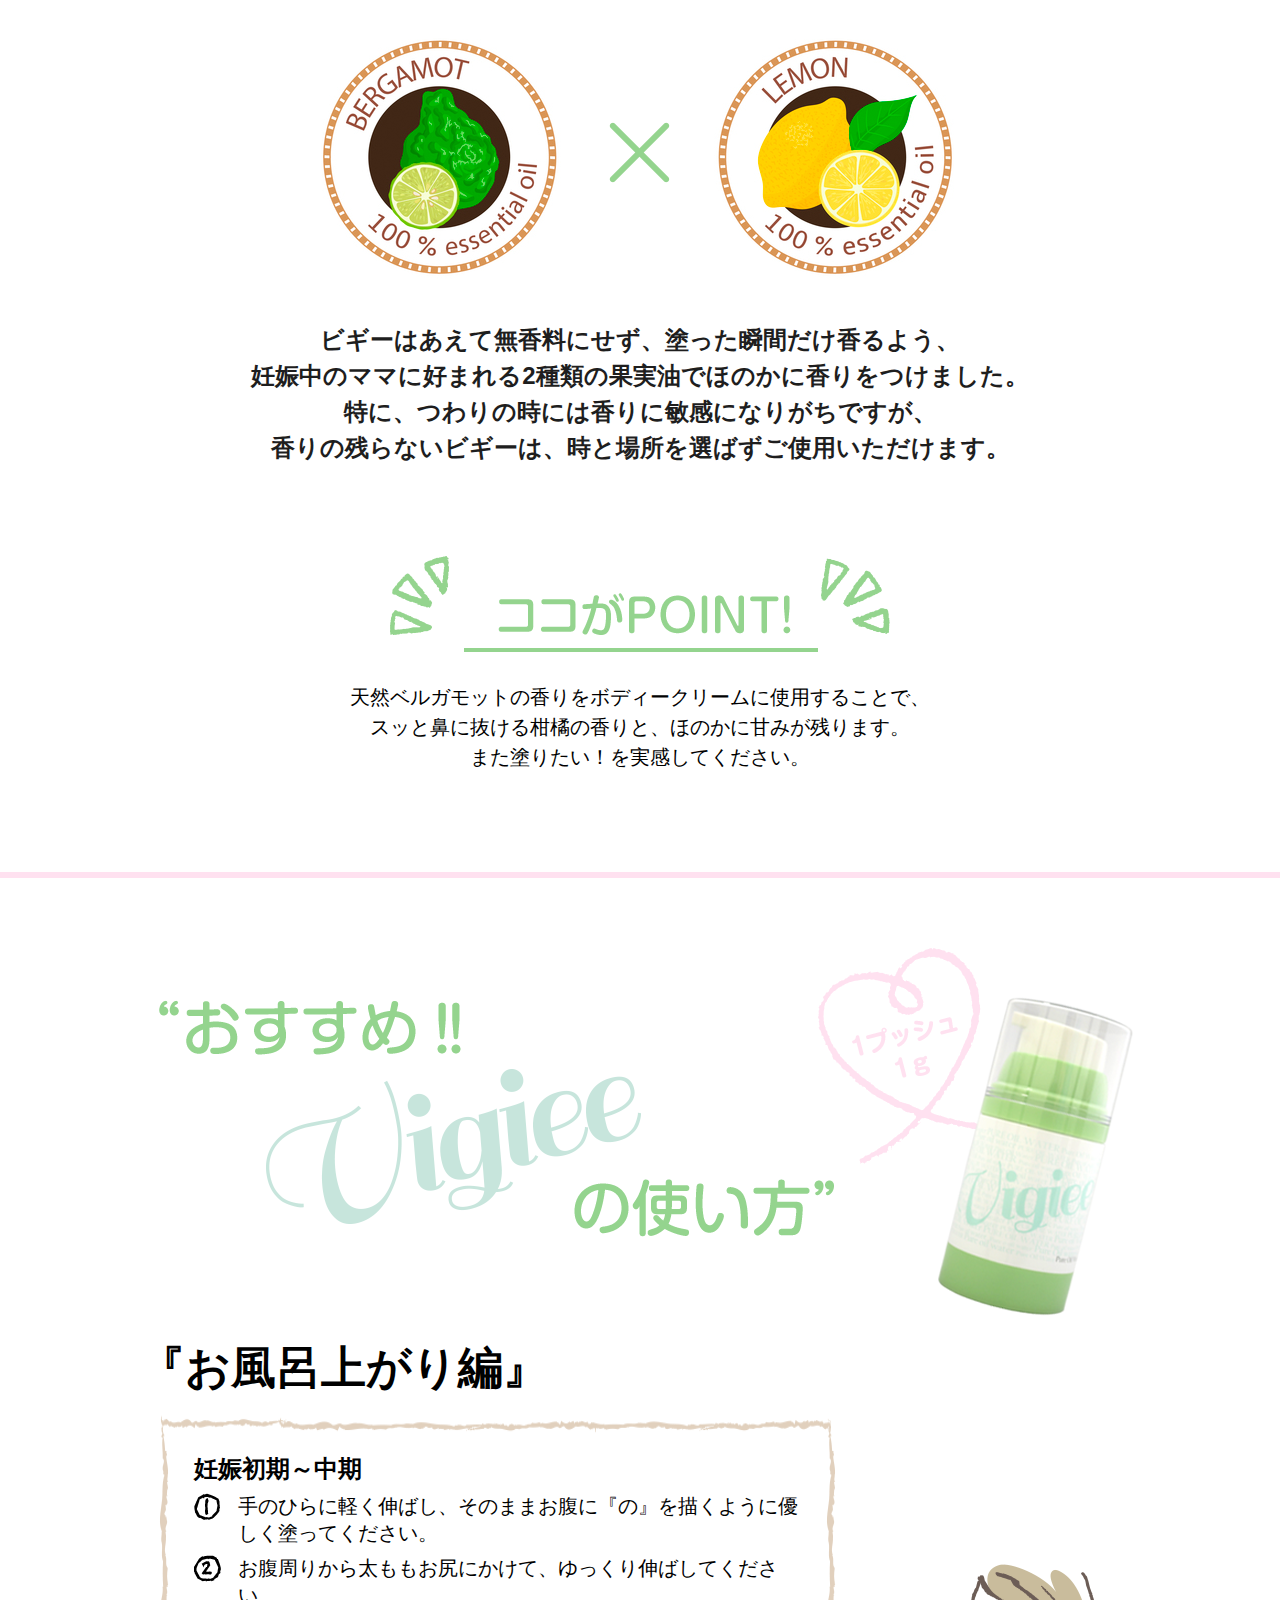
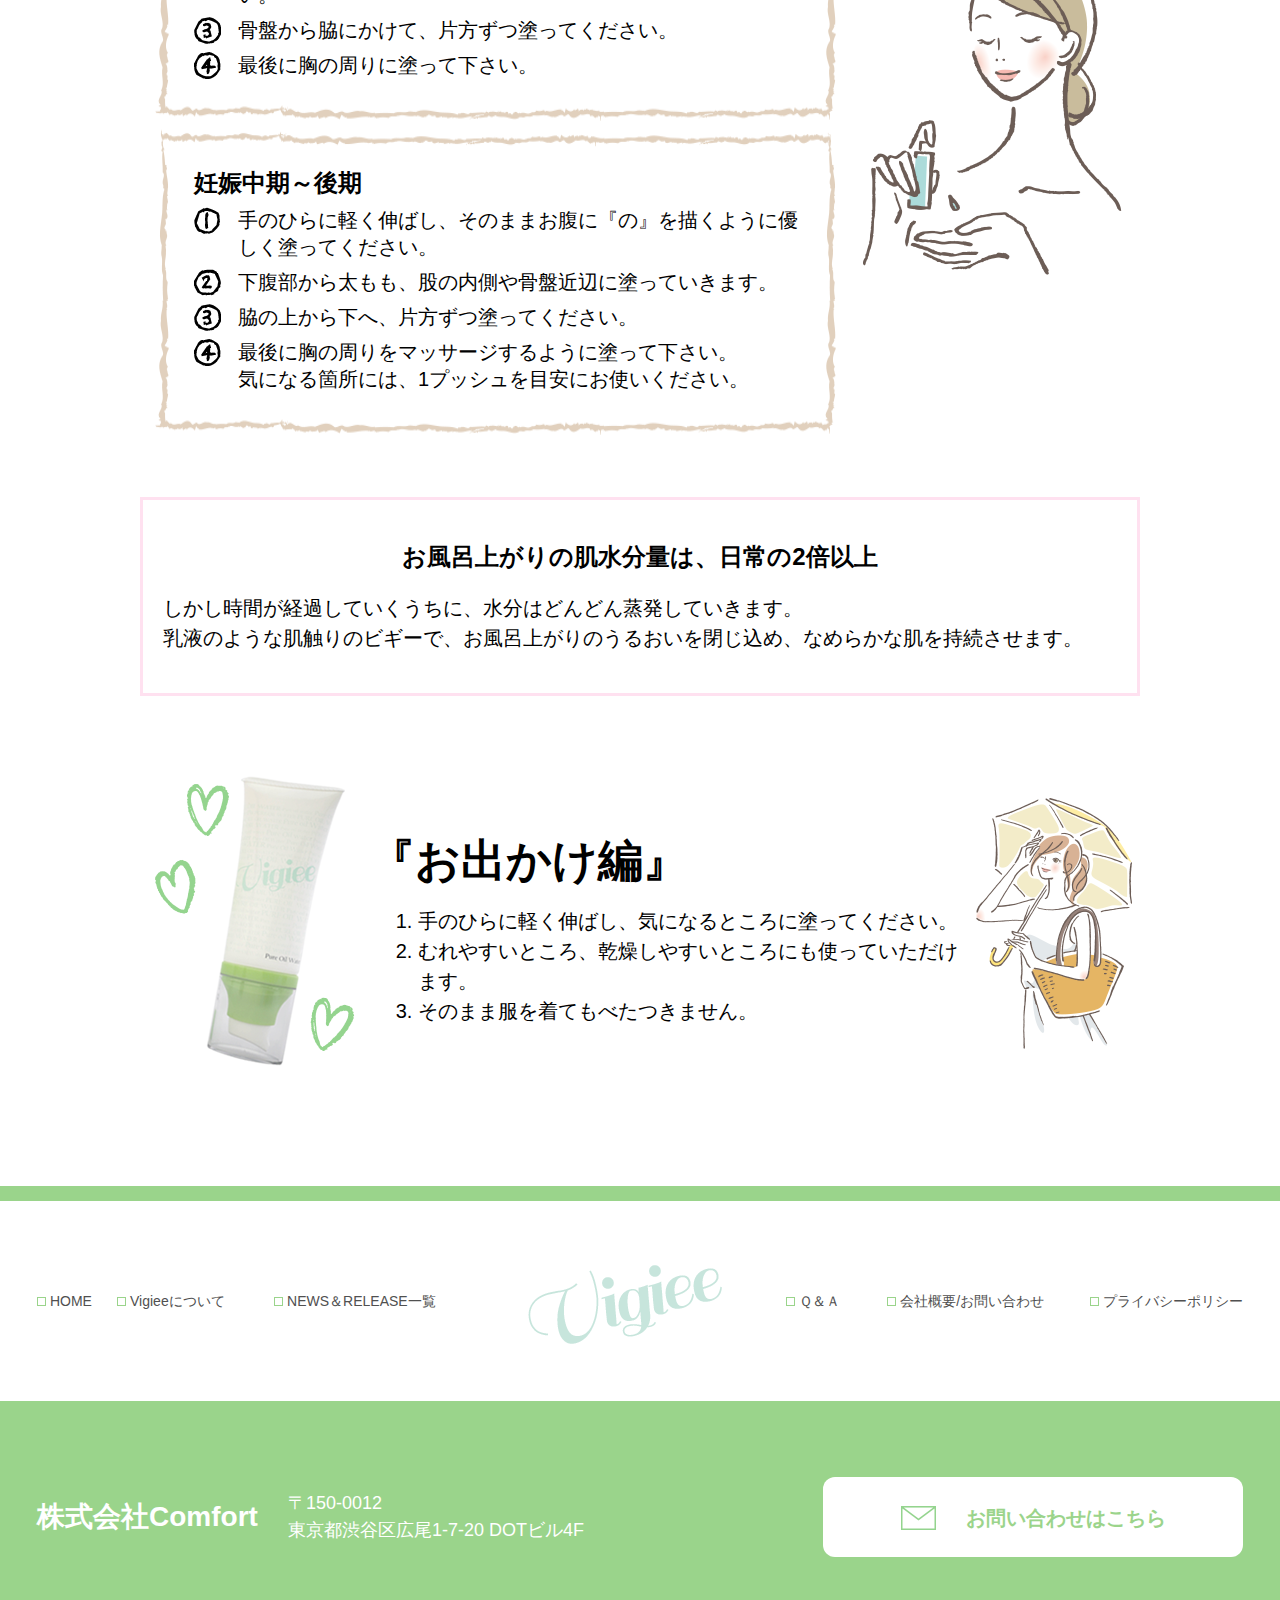
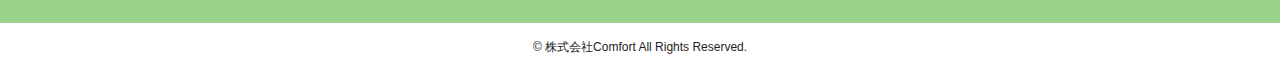
<file: about.html>
<!DOCTYPE html>
<html>
	<head>
		<meta charset="UTF-8">
		<meta name="viewport" content="width=device-width, initial-scale=1.0, minimum-scale=1.0, maximum-scale=1.0, user-scalable=no">
		<meta http-equiv="X-UA-Compatible" content="IE=edge,chrome=1">
		<title>Vigiee(ビギー)について｜Vigiee(ビギー)</title>
		<meta name="keywords" content="Vigiee,ビギー,妊娠中,出産後,ママ,クリーム, 天然オイル, 植物由来, マタニティクリーム, 保湿,保水,ナノモイスチャー,株式会社Comfort,コンフォート">
		<meta name="description" content="Vigiee(ビギー）は成分、技術、容器、テクスチャ、香りにとことんこだわりました。お母さんが安心して使える成分、ナノモイスチャー製法技術、クリームの鮮度を保つエアレス容器、ベタベタしないテクスチャ、塗った週間だけ優しく香るレモンとベルガモットの香りでお出かけやお風呂上りに最適です。">
		<meta http-equiv="Cache-Control" content="no-cache, no-store, must-revalidate">
		<meta http-equiv="Pragma" content="no-cache">
		<meta http-equiv="Expires" content="0">
		<link rel="shortcut icon" href="favicon.ico">
		<link rel="stylesheet" href="css/normalize.css">
		<link rel="stylesheet" href="css/animate.min.css">
		<link rel="stylesheet" href="css/global.css">
		<link rel="stylesheet" href="css/about.css">
		<!-- Global site tag (gtag.js) - Google Analytics -->
		<script async src="https://www.googletagmanager.com/gtag/js?id=UA-120219286-1"></script>
		<script>
			window.dataLayer = window.dataLayer || [];
			function gtag(){dataLayer.push(arguments);}
			gtag('js', new Date());
			gtag('config', 'UA-120219286-1');
		</script>
		<script src="js/password.js"></script>
	</head>
	<body>
		<header id="head">
			<div class="header wm">
				<div class="logo">
					<a href="index.html">
						<img src="img/logo_white.png">
					</a>
				</div>
				<nav id="nav">
					<ul class="nav">
						<li class="on"><a href="about.html">Vigieeについて</a></li>
						<li><a href="news.html">NEWS＆RELEASE一覧</a></li>
						<li><a href="faq.html">Ｑ＆Ａ</a></li>
						<li><a href="contact.html">会社概要/お問い合わせ</a></li>
					</ul>
					<div class="nbtn">
    					<a href="javascript:;"><span class="nbtn_icon"></span></a>
					</div>
					<div class="ncart">
    					<a href="javascript:;" class="cart"><img src="img/icon_cart.png"></a>
					</div>
				</nav>
				<!--<div class="head_icon">
					<a href="javascript:;" title="facebook"><img src="img/icon_facebook.png"></a>
					<a href="javascript:;" title="twitter"><img src="img/icon_twitter.png"></a>
					<a href="javascript:;" title="instagram"><img src="img/icon_instagram.png"></a>
				</div>-->
			</div>
		</header>
		
		<div id="main">
			
			<div class="content">
				<div class="whats wn">
					<div class="ws_tit">
						<img src="img/about/ws_tit.png">
					</div>
					<div class="ws_con">
						<div class="ws_img">
							<div class="img_replace">
								<img src="img/about/ws_con.png">
								<img src="img/about/ws_con_sp.png">
							</div>
							<a href="#point1" class="ws_anchor anchor_1"></a>
							<a href="#point2" class="ws_anchor anchor_2"></a>
							<a href="#point3" class="ws_anchor anchor_3"></a>
							<a href="#point4" class="ws_anchor anchor_4"></a>
							<a href="#point5" class="ws_anchor anchor_5"></a>
						</div>
						<!--<h1>おすすめ‼Vigieeの使い方</h1>-->
						<div class="ws_con_h1">
							<img src="img/about/ws_con_h1.png">
						</div>
						<p>
							<span><a href="#afterBathe">お風呂上がり編</a></span>
							<span><a href="#beforeOut">お出かけ編</a></span>
						</p>
					</div>
				</div>
				
				<div class="buy">
					<div class="buy_tit">
						<div class="wn">
							<p>1,480円<small>（税別）</small>＋<br>送料別のところ</p>
						</div>
					</div>
					<div class="wn">
						<div class="buy_con">
							<div class="bc_first img_replace">
								<img src="img/about/buy_first.png">
								<img src="img/about/buy_first_sp.png">
							</div>
							<div class="bc_info">
								<p>送料込<br><b>1,500円</b><span>（税込）</span>にて<br>ご提供！</p>
							</div>
							<div class="bc_btn">
								<div class="bcb_weight">
									<img src="img/about/buy_weight.png">
								</div>
								<div class="bcb_cart">
									<a href="javascript:;" class="cart">
										<img src="img/about/buy_cart.png">
										<span>ご購入はこちら</span>
									</a>
								</div>
							</div>
						</div>
					</div>
				</div>
				<div class="buy_img">
					<img src="img/about/buy.png">
					<a href="javascript:;" class="cart"></a>
				</div>
				
				<div class="points">
					<div class="points_box" id="point1">
						<div class="wn">
							<div class="pb_main pb1">
								<div class="pbm_tit">
									<b>01.</b>
									<span>こだわりの成分</span>
								</div>
								<div class="pbm_con">
									<div class="pb1_info"><span>ビギーはお母さんが安心してお使いいただけるよう</span><br><span>成分にこだわって開発しました</span></div>
									<div class="pb1_top">
										<h1>Vigieeの成分</h1>
										<div class="pb1_top_box clear">
											<div class="pb1_top_thumb">
												<img src="img/about/pb1_thumb.png">
											</div>
											<ul>
												<li><img src="img/about/pb1_1st.png">温泉水</li>
												<li><img src="img/about/pb1_2nd.png">水</li>
												<li><img src="img/about/pb1_3rd.png">ツバキ種子油</li>
												<li><img src="img/about/pb1_4th.png">オリーブ果実油</li>
												<li><img src="img/about/pb1_5th.png">コメヌカ油</li>
											</ul>
										</div>
									</div>
									<div class="pb1_slogan">“Pure oil water”<br>＝ <b class="pb1_slogan_color_1">保湿</b> + <b class="pb1_slogan_color_2">保水</b></div>
									<div class="pb1_box pb1_box1">
										<div class="pb1_box_round">
											<div class="round">
												<b>保湿<br>成分</b>
											</div>
										</div>
										<div class="pb1_box_square">
											<ul class="clear">
												<li>
													<img src="img/about/moisture_01.png">
													<span><small>ツバキ種子油</small></span>
												</li>
												<li>
													<img src="img/about/moisture_02.png">
													<span><small>オリーブ果実油</small></span>
												</li>
												<li>
													<img src="img/about/moisture_03.png">
													<span><small>コメヌカ油</small></span>
												</li>
												<li>
													<img src="img/about/moisture_04.png">
													<span><small>シア脂</small></span>
												</li>
												<li>
													<img src="img/about/moisture_05.png">
													<span><small>ホホバ種子油</small></span>
												</li>
												<li>
													<img src="img/about/moisture_06.png">
													<span><small>ヒマワリ種子油</small></span>
												</li>
												<li>
													<img src="img/about/moisture_07.png">
													<span><small>アルガニア<br>スピノサ核油</small></span>
												</li>
												<li>
													<img src="img/about/moisture_08.png">
													<span><small>イソステアリン酸<br>水添ヒマシ油</small></span>
												</li>
											</ul>
											<h2>全て自然由来</h2>
										</div>
									</div>
									<div class="pb1_table pb1_table1">
										<div class="pb1_table_tit">
											<h1>主要成分</h1>
										</div>
										<div class="pb1_table_con">
											<div class="pb1_table_con_box">
												<div class="tr">
													<div class="th">ツバキオイル</div>
													<div class="td">肌の水分量をUPし、キメを整えます。また、保湿効果を高めてくれる働きをします。</div>
												</div>
												<div class="tr">
													<div class="th">オリーブ果実油</div>
													<div class="td">水分を抱え込む性質があるので高い保水効果を発揮し、肌を柔らかくして水分の蒸発を防ぎます。</div>
												</div>
												<div class="tr">
													<div class="th">コメヌカ油</div>
													<div class="td">植物性セラミドが角層に浸透し、肌をを整えて保湿効果を発揮します。ミネラル、ビタミンを豊富に含み、バリア機能をサポートします。</div>
												</div>
												<div class="tr">
													<div class="th">シア脂</div>
													<div class="td">バターのようなオイルです。35-45度で溶けるので、やわらかくのばして使います。非常に伸びが良く保湿性が高いのが特徴です。</div>
												</div>
												<div class="tr">
													<div class="th">ホホバ種子油</div>
													<div class="td">ホホバ種子油には、ビタミンＡ・ビタミンＤ・ビタミンＥが含まれています。産婦人科では、アロマセラピーや妊娠線の原因の一つである乾燥から肌を守ります。</div>
												</div>
											</div>
										</div>
									</div>
									<div class="green_line"></div>
									<div class="pb1_box pb1_box2">
										<div class="pb1_box_square">
											<div class="pb1_box2_rounds">
												<div class="pb1_box2_round1">
													<div class="pb1_box2_round_con">
														<h3>温泉水</h3>
													</div>
												</div>
												<div class="pb1_box2_round2">
													<div class="pb1_box2_round_con">
														<h3>3種の</h3>
														<h4>ヒアルロン酸</h4>
														<p><span>アセチルヒアルロン酸Na</span><span>ヒアルロン酸Na</span><span>加水分解ヒアルロン酸</span></p>
													</div>
												</div>
												<div class="pb1_box2_round3">
													<div class="pb1_box2_round_con">
														<h3>2種の</h3>
														<h4>植物性セラミド</h4>
														<p><span>グルコシルセラミド</span><span>ユズ果実エキス</span></p>
													</div>
												</div>
												<div class="pb1_box2_round4">
													<div class="pb1_box2_round_con">
														<h4>紅藻エキス</h4>
														<p><span>コトジツノマタ/</span><span>ミツイシコンブ/</span><span>ヒトエグサ葉状体エキス</span></p>
													</div>
												</div>
												<div class="pb1_box2_round5">
													<div class="pb1_box2_round_con">
														<h4>アミノ酸</h4>
														<p><span>セリン</span></p>
														<div class="line"></div>
														<h4>ビタミンE</h4>
														<p><span>トコフェロール</span></p>
													</div>
												</div>
											</div>
											<div class="pb1_box2_rounds_img">
												<img src="img/about/pb1_box2.png">
											</div>
											<h2>全て自然由来</h2>
										</div>
										<div class="pb1_box_round">
											<div class="round">
												<b>保水<br>成分</b>
											</div>
										</div>
									</div>
									<div class="pb1_table pb1_table2">
										<div class="pb1_table_tit">
											<h1>主要成分</h1>
										</div>
										<div class="pb1_table_con">
											<div class="pb1_table_con_box">
												<div class="tr">
													<div class="th">温泉水</div>
													<div class="td">肌の水分量をUPしキメを整えます。また、保湿効果を高めてくれる働きをします。</div>
												</div>
												<div class="tr">
													<div class="th">アセチル<br>ヒアルロン酸Na</div>
													<div class="td">保水性や浸透性にすぐれ、皮膚にハリを与えなめらかにする効果があります。乾燥から肌を守り、キメのある整った肌に維持する目的の化粧品に配合されています。</div>
												</div>
												<div class="tr">
													<div class="th">ヒアルロン酸Na</div>
													<div class="td">水に溶けやすく高い保湿力を持っている上に、油分とは違うしっとりとした質感を引き出すことができます。</div>
												</div>
												<div class="tr">
													<div class="th">グルコシルセラミド</div>
													<div class="td">水分の蒸発を抑えるバリア機能の効果が期待でき、保水機能をサポートします。</div>
												</div>
											</div>
										</div>
									</div>
								</div>
								<div class="pbm_point">
									<div class="pbm_point_tit">
										<img src="img/about/point_tit.png">
									</div>
									<h3>保湿</h3>
									<p class="br"><span>ツバキ種子油はオイルの中でも肌なじみが非常に良く、べたつきが少ない植物オイル。</span><br><span>さらっとしたテクスチャを可能にするには欠かせない成分です。</span></p>
									<h3>保水</h3>
									<p class="br"><span>粒子の大きさが違う3種類のヒアルロン酸を配合することで、</span><span>角質すみずみまで浸透します。</span><br><span>また、2種類の植物由来セラミドで、本来人肌に存在する肌のセラミドを補う役割を果たします。</span><br><span>ユズ果実セラミドは配合量によって果実の香りが強くなるため、香りに敏感なママのために、</span><span>2種類のセラミドをブレンドしました。</span><br><br><span>&nbsp;</span><span>さらにサトウキビを原料とするスクワランはより人肌に近く、肌を健やかに保つための成分。</span><br><span>皮膚の刺激を抑え、かゆみなどから肌を守ります。</span></p>
								</div>
							</div>
						</div>
					</div>
					<div class="points_box" id="point2">
						<div class="wn">
							<div class="pb_main pb2">
								<div class="pbm_tit">
									<b>02.</b>
									<span>技術</span>
								</div>
								<div class="pbm_con">
									<div class="pbm_con_tit pb2_tit">
										<h1 class="pb2_tit_1">“Pure oil water”を高める技術</h1>
										<h1 class="pb2_tit_2">＝ナノモイスチャー製法</h1>
									</div>
									<div class="pbm_con_con">
										<p class="br"><span>本来、水と油は混ざらず分離してしまいます。</span><br><span>これらを結合するために、界面活性剤で水と油の粒子をつなぎ合わせます。</span><br><span>ビギーはママ達に安心して使って欲しいから、</span><span><i class="sign_blue">大豆由来の水添レシチン</i>を使用しました。</span></p>
										<h3>さらに</h3>
										<p class="br"><span><i class="sign_pink">高圧乳化装置</i>を使用し、油の粒子を細かくすることで、</span><span>さらっとしたテクスチャが誕生しました。肌ざわりなめらかな塗り心地は、</span><span>ビギーこだわりの「<i class="sign_blue">成分</i>」と「<i class="sign_pink">技術</i>」</span><span>によって誕生しました。</span></p>
									</div>
								</div>
								<div class="pbm_point">
									<div class="pbm_point_tit">
										<img src="img/about/point_tit.png">
									</div>
									<h3>高圧乳化装置とは</h3>
									<p class="br"><span>油と水添レシチンを高圧乳化装置に入れ、圧力をかけることで粒子を細かくし、</span><span>水添レシチンに油を閉じ込めます。</span><br><span>ビギーのなめらかなテクスチャと塗った時のベタつきを軽減するためには不可欠な技術です。</span><br><span>&nbsp;</span></p>
									<p><img src="img/about/piont2_img01.png"></p>
									<h3>水添レシチンとは</h3>
									<p class="br">
										<span>これまで化粧品の多くは石油由来の界面活性剤を使用していました。</span><br><span>特に近年、自然由来の界面活性剤を使用するメーカーが増え、多くの企業が採用しています。</span><br><span>ビギーは成分のポテンシャルをより高めるためにも植物由来の水添レシチンを配合し、</span><span>安心してお使いいただけるクリームを目指しました。</span>
									</p>
								</div>
							</div>
						</div>
					</div>
					<div class="points_box" id="point3">
						<div class="wn">
							<div class="pb_main pb3">
								<div class="pbm_tit">
									<b>03.</b>
									<span>容器</span>
								</div>
								<div class="pbm_con">
									<div class="pbm_con_tit pb3_tit">
										<img src="img/about/pb3_tit_bg_l.png">
										<h1>エアレス容器で『フレッシュ』</h1>
										<img src="img/about/pb3_tit_bg_r.png">
									</div>
									<div class="pbm_con_con">
										<p class="br"><span>一見すると、おやっと思うこの見た目。</span><br><span>ビギーは防腐剤不使用だから成分の劣化を防ぐためにエアレスボトルを</span><span>採用しました。こだわりの成分と技術を長持ちさせるために、</span><span>ボトルにもとことんこだわりました。</span></p>
									</div>
								</div>
								<div class="pbm_point">
									<div class="pbm_point_tit">
										<img src="img/about/point_tit.png">
									</div>
									<h3>エアレスチューブ、エアレスボトルとは</h3>
									<p class="br"><span>持ち運びに便利なチューブ式は、50gの容量ながらエアレスボトルを採用。</span><br><span>ビギーは、お出かけで持ち運んだ時に、様々な環境下での使用を想定し、</span><span>より新鮮な状態でお使いいただけるよう容器にこだわりました。</span><br><span>またポンプ式にすることで、バッグでキャップが外れて中身が出る心配もありません。</span><br><span>&nbsp;</span><br><span>ポンプが空気の逆流を防ぎ、ボトルの底が上昇していくフレッシュ構造。</span><br><span>空気に触れることなく、最後まで使いきれるVigieeは防腐剤不使用。</span><br><span>また、ポンプ部分を大きくデザインしているので、机の上に置いたままプッシュいただくと、</span><span>女性でも力を入れずにご使用いただけます。</span>
									</p>
								</div>
							</div>
						</div>
					</div>
					<div class="points_box" id="point4">
						<div class="wn">
							<div class="pb_main pb4">
								<div class="pbm_tit">
									<b>04.</b>
									<span>テクスチャ</span>
								</div>
								<div class="pbm_con">
									<div class="pbm_con_tit pb4_tit">
										<img src="img/about/pb4_tit_bg.png">
										<h1>ベタベタクリームとさよなら</h1>
									</div>
									<div class="pbm_con_con">
										<p class="br">
											<span>油分を多く含むクリームは、非常にベタつきやテカつきが気になりませんか？</span><br><span>ビギーはこだわりの植物油をバランスよく配合して、べたつきとテカりを抑え、</span><span>塗った瞬間に実感していただける新テクスチャ『Pure oil water』を生み出しました。</span><br><span>乳液のようなしっとり感と化粧水のようなさっぱり感を、是非実感してください。</span>
										</p>
										<p class="img_replace">
											<img src="img/about/piont2_img02.png">
											<img src="img/about/piont2_img02_sp.png">
										</p>
									</div>
								</div>
								<div class="pbm_point">
									<div class="pbm_point_tit">
										<img src="img/about/point_tit.png">
									</div>
									<h3>ビギーのテクスチャのカギとなるのが『ツバキ種子油』</h3>
									<p class="br">
										<span>国内ツバキ産地をめぐり、品質を確認し選び抜いた原料の１つです。</span><br><span>国産ツバキ種子油はその他天然油と比べ、スッと肌になじみ、テカテカしないのが特徴です。</span><br><span>天然油の中でも、ツバキ種子油を１番多く配合しているからこそ作ることができたビギーは、</span><span>全く新しいテクスチャを実現しました。</span>
									</p>
								</div>
							</div>
						</div>
					</div>
					<div class="points_box" id="point5">
						<div class="wn">
							<div class="pb_main pb5">
								<div class="pbm_tit">
									<b>05.</b>
									<span>こだわりの香り</span>
								</div>
								<div class="pbm_con">
									<div class="pbm_con_tit pb5_tit">
										<img src="img/about/pb5_tit_bg.png">
										<h1>強い香りはあんまり・・・</h1>
										<h1>そんなママの声に応えました</h1>
									</div>
									<div class="pbm_con_con">
										<p><img src="img/about/piont2_img03.png"></p>
										<p class="br">
											<span>ビギーはあえて無香料にせず、塗った瞬間だけ香るよう、</span><span>妊娠中のママに好まれる2種類の果実油でほのかに香りをつけました。</span><br><span>特に、つわりの時には香りに敏感になりがちですが、</span><span>香りの残らないビギーは、時と場所を選ばずご使用いただけます。</span>
										</p>
									</div>
								</div>
								<div class="pbm_point">
									<div class="pbm_point_tit">
										<img src="img/about/point_tit.png">
									</div>
									<h3></h3>
									<p class="br">
										<span>天然ベルガモットの香りをボディークリームに使用することで、</span><span>スッと鼻に抜ける柑橘の香りと、ほのかに甘みが残ります。</span><br><span>また塗りたい！を実感してください。</span>
									</p>
								</div>
							</div>
						</div>
					</div>
				</div>
				
				<div class="usage wn" id="afterBathe">
					<div class="usage_tit">
						<img src="img/about/usage_tit.png">
						<h1>『お風呂上がり編』</h1>
					</div>
					<div class="usage_con">
						<div class="usage_method">
							<div class="usage_step">
								<h3>妊娠初期～中期</h3>
								<ul>
									<li>
										<img src="img/about/usage_1.png">
										<span>手のひらに軽く伸ばし、そのままお腹に『の』を描くように優しく塗ってください。</span>
									</li>
									<li>
										<img src="img/about/usage_2.png">
										<span>お腹周りから太ももお尻にかけて、ゆっくり伸ばしてください。</span>
									</li>
									<li>
										<img src="img/about/usage_3.png">
										<span>骨盤から脇にかけて、片方ずつ塗ってください。</span>
									</li>
									<li>
										<img src="img/about/usage_4.png">
										<span>最後に胸の周りに塗って下さい。</span>
									</li>
								</ul>
							</div>
							<div class="usage_step">
								<h3>妊娠中期～後期</h3>
								<ul>
									<li>
										<img src="img/about/usage_1.png">
										<span>手のひらに軽く伸ばし、そのままお腹に『の』を描くように優しく塗ってください。</span>
									</li>
									<li>
										<img src="img/about/usage_2.png">
										<span>下腹部から太もも、股の内側や骨盤近辺に塗っていきます。</span>
									</li>
									<li>
										<img src="img/about/usage_3.png">
										<span>脇の上から下へ、片方ずつ塗ってください。</span>
									</li>
									<li>
										<img src="img/about/usage_4.png">
										<span>最後に胸の周りをマッサージするように塗って下さい。<br>気になる箇所には、1プッシュを目安にお使いください。</span>
									</li>
								</ul>
							</div>
						</div>
						<div class="usage_pic">
							<img src="img/about/usage_pic.png">
						</div>
					</div>
					<div class="usage_remark" id="beforeOut">
						<h3>お風呂上がりの肌水分量は、<br>日常の2倍以上</h3>
						<p class="br">
							<span>しかし時間が経過していくうちに、水分はどんどん蒸発していきます。</span><span>乳液のような肌触りのビギーで、お風呂上がりのうるおいを閉じ込め、なめらかな肌を持続させます。</span>
						</p>
					</div>
					<div class="usage_out">
						<div class="usage_out_l">
							<img src="img/about/usage_out_l.png">
						</div>
						<div class="usage_out_info">
							<h1>『お出かけ編』</h1>
							<ul>
								<li>手のひらに軽く伸ばし、気になるところに塗ってください。</li>
								<li>むれやすいところ、乾燥しやすいところにも使っていただけます。</li>
								<li>そのまま服を着てもべたつきません。</li>
							</ul>
						</div>
						<div class="usage_out_r">
							<img src="img/about/usage_out_r.png">
						</div>
					</div>
				</div>
			</div>
			
		</div>
		
		<footer id="foot">
			<div class="foot_btn">
				<a href="javascript:;" class="cart">
					<img src="img/foot_btn_cart.png">
				</a>
				<a href="javascript:;" id="top" class="img_replace">
					<img src="img/foot_btn_top.png">
					<img src="img/foot_btn_top_s.png">
				</a>
			</div>
			<div class="foot wm">
				<div class="foot_nav">
					<ul>
						<li>
							<i></i>
							<a href="index.html">HOME</a>
						</li>
						<li>
							<i></i>
							<a href="about.html">Vigieeについて</a>
						</li>
						<li>
							<i></i>
							<a href="news.html">NEWS＆RELEASE一覧</a>
						</li>
					</ul>
				</div>
				<div class="foot_logo">
					<a href="index.html">
						<img src="img/foot_logo.png">
					</a>
				</div>
				<div class="foot_nav">
					<ul>
						<li>
							<i></i>
							<a href="faq.html">Ｑ＆Ａ</a>
						</li>
						<li>
							<i></i>
							<a href="contact.html">会社概要/お問い合わせ</a>
						</li>
						<li>
							<i></i>
							<a href="privacy.html">プライバシーポリシー</a>
						</li>
					</ul>
				</div>
			</div>
			<div class="foot_info">
				<div class="wm">
					<div class="foot_contact">
						<h2>株式会社Comfort</h2>
						<p>〒150-0012<br>東京都渋谷区広尾1-7-20 DOTビル4F</p>
					</div>
					<div class="foot_email">
						<a href="contact.html">
							<img src="img/foot_icon_email.png">
							<b>お問い合わせはこちら</b>
						</a>
					</div>
				</div>
			</div>
			<div class="copyright">
				<p>&copy; 株式会社Comfort All Rights Reserved.</p>
			</div>
		</footer>
		
		<div id="panel"></div>

		<script type="text/javascript" src="//webfonts.xserver.jp/js/xserver.js"></script>
		<script src="js/jquery-3.3.1.min.js"></script>
		<script src="js/global.js"></script>
		<script src="js/animate.js"></script>
		<script src="js/constraint.js"></script>
	</body>
</html>
</file>
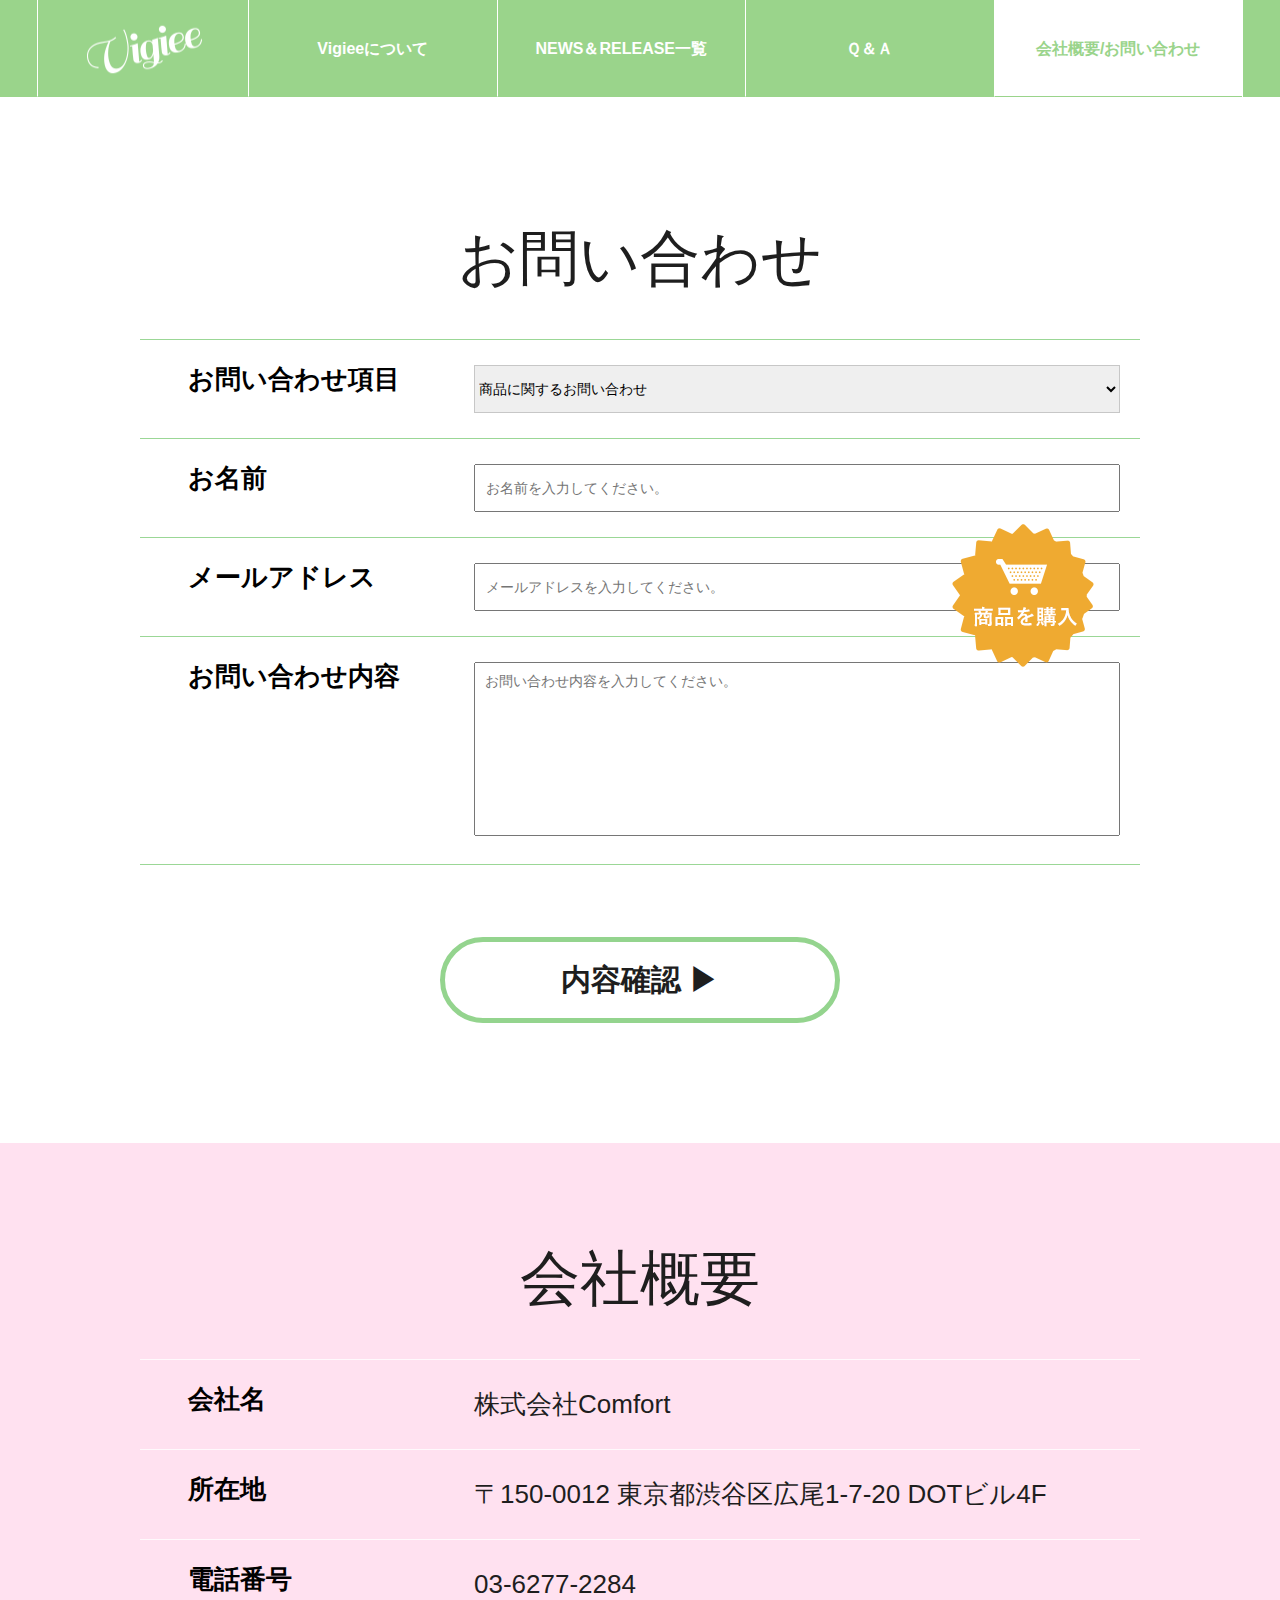
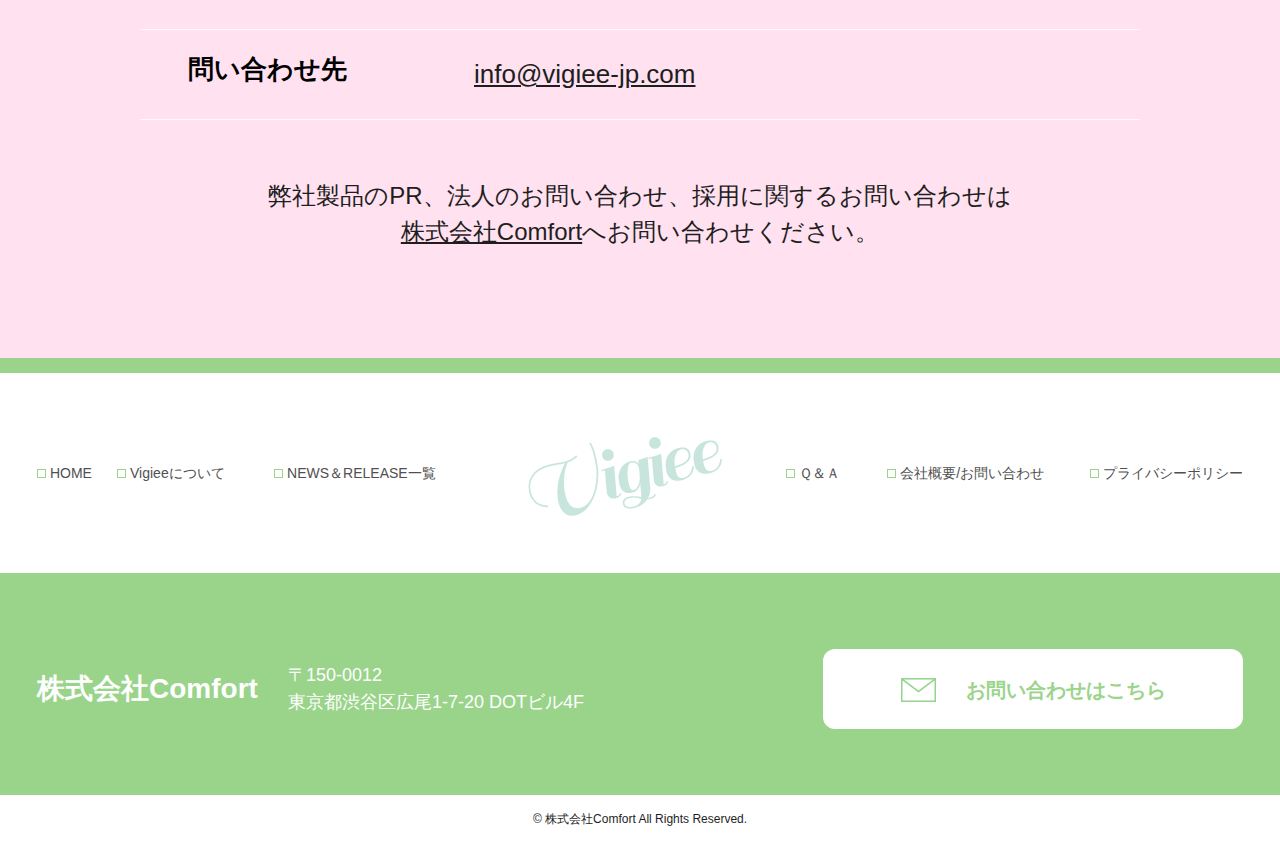
<file: contact.html>
<!DOCTYPE html>
<html>
	<head>
		<meta charset="UTF-8">
		<meta name="viewport" content="width=device-width, initial-scale=1.0, minimum-scale=1.0, maximum-scale=1.0, user-scalable=no">
		<meta http-equiv="X-UA-Compatible" content="IE=edge,chrome=1">
		<title>会社概要/お問い合わせ｜Vigiee(ビギー)</title>
		<meta name="keywords" content="Vigiee,ビギー,会社概要,お問い合わせ,株式会社Comfort,コンフォート">
		<meta name="description" content="Vigiee(ビギー）の会社概要/お問い合わせページです。">
		<meta http-equiv="Cache-Control" content="no-cache, no-store, must-revalidate">
		<meta http-equiv="Pragma" content="no-cache">
		<meta http-equiv="Expires" content="0">
		<link rel="shortcut icon" href="favicon.ico">
		<link rel="stylesheet" href="css/normalize.css">
		<link rel="stylesheet" href="css/animate.min.css">
		<link rel="stylesheet" href="css/global.css">
		<link rel="stylesheet" href="css/contact.css">
		<!-- Global site tag (gtag.js) - Google Analytics -->
		<script async src="https://www.googletagmanager.com/gtag/js?id=UA-120219286-1"></script>
		<script>
			window.dataLayer = window.dataLayer || [];
			function gtag(){dataLayer.push(arguments);}
			gtag('js', new Date());
			gtag('config', 'UA-120219286-1');
		</script>
		<script src="js/password.js"></script>
	</head>
	<body>
		<header id="head">
			<div class="header wm">
				<div class="logo">
					<a href="index.html">
						<img src="img/logo_white.png">
					</a>
				</div>
				<nav id="nav">
					<ul class="nav">
						<li><a href="about.html">Vigieeについて</a></li>
						<li><a href="news.html">NEWS＆RELEASE一覧</a></li>
						<li><a href="faq.html">Ｑ＆Ａ</a></li>
						<li class="on"><a href="contact.html">会社概要/お問い合わせ</a></li>
					</ul>
					<div class="nbtn">
    					<a href="javascript:;"><span class="nbtn_icon"></span></a>
					</div>
					<div class="ncart">
    					<a href="javascript:;" class="cart"><img src="img/icon_cart.png"></a>
					</div>
				</nav>
				<!--<div class="head_icon">
					<a href="javascript:;" title="facebook"><img src="img/icon_facebook.png"></a>
					<a href="javascript:;" title="twitter"><img src="img/icon_twitter.png"></a>
					<a href="javascript:;" title="instagram"><img src="img/icon_instagram.png"></a>
				</div>-->
			</div>
		</header>
		
		<div id="main">
			
			<div class="content">
				<div class="wn">
					<div class="contact">
						<div class="sub_tit">お問い合わせ</div>
						<div class="table">
							<div class="tr">
								<div class="th">お問い合わせ項目</div>
								<div class="td">
									<select class="select_project" name="project">
										<option value="商品に関するお問い合わせ">商品に関するお問い合わせ</option>
										<option value="商品購入に関するお問い合わせ">商品購入に関するお問い合わせ</option>
										<option value="商品配送に関するお問い合わせ">商品配送に関するお問い合わせ</option>
										<option value="商品購入後のお問い合わせ">商品購入後のお問い合わせ</option>
										<option value="その他のお問い合わせ">その他のお問い合わせ</option>
									</select>
								</div>
							</div>
							<div class="tr">
								<div class="th">お名前</div>
								<div class="td">
									<input class="input_name" type="text" name="name" value="" autocomplete="off" placeholder="お名前を入力してください。">
								</div>
							</div>
							<div class="tr">
								<div class="th">メールアドレス</div>
								<div class="td">
									<input class="input_email" type="text" name="email" value="" autocomplete="off" placeholder="メールアドレスを入力してください。">
								</div>
							</div>
							<div class="tr">
								<div class="th">お問い合わせ内容</div>
								<div class="td">
									<textarea class="input_content" name="content" rows="6" placeholder="お問い合わせ内容を入力してください。"></textarea>
								</div>
							</div>
						</div>
						<div class="contact_btn">
							<a href="javascript:;" id="confirm" class="cbtn">内容確認 ▶</a>
						</div>
					</div>
				</div>
			</div>
			
			<div class="about">
				<div class="wn">
					<div class="sub_tit">会社概要</div>
					<div class="table table02">
						<div class="tr">
							<div class="th">会社名</div>
							<div class="td">株式会社Comfort</div>
						</div>
						<div class="tr">
							<div class="th">所在地</div>
							<div class="td">〒150-0012   東京都渋谷区広尾1-7-20 DOTビル4F</div>
						</div>
						<div class="tr">
							<div class="th">電話番号</div>
							<div class="td">03-6277-2284</div>
						</div>
						<div class="tr">
							<div class="th">問い合わせ先</div>
							<div class="td"><a href="mailto:info@vigiee-jp.com">info@vigiee-jp.com</a></div>
						</div>
					</div>
					<p>弊社製品のPR、法人のお問い合わせ、採用に関するお問い合わせは<br><a href="javascript:;">株式会社Comfort</a>へお問い合わせください。</p>
				</div>
			</div>
			
		</div>
		
		<footer id="foot">
			<div class="foot_btn">
				<a href="javascript:;" class="cart">
					<img src="img/foot_btn_cart.png">
				</a>
				<a href="javascript:;" id="top" class="img_replace">
					<img src="img/foot_btn_top.png">
					<img src="img/foot_btn_top_s.png">
				</a>
			</div>
			<div class="foot wm">
				<div class="foot_nav">
					<ul>
						<li>
							<i></i>
							<a href="index.html">HOME</a>
						</li>
						<li>
							<i></i>
							<a href="about.html">Vigieeについて</a>
						</li>
						<li>
							<i></i>
							<a href="news.html">NEWS＆RELEASE一覧</a>
						</li>
					</ul>
				</div>
				<div class="foot_logo">
					<a href="index.html">
						<img src="img/foot_logo.png">
					</a>
				</div>
				<div class="foot_nav">
					<ul>
						<li>
							<i></i>
							<a href="faq.html">Ｑ＆Ａ</a>
						</li>
						<li>
							<i></i>
							<a href="contact.html">会社概要/お問い合わせ</a>
						</li>
						<li>
							<i></i>
							<a href="privacy.html">プライバシーポリシー</a>
						</li>
					</ul>
				</div>
			</div>
			<div class="foot_info">
				<div class="wm">
					<div class="foot_contact">
						<h2>株式会社Comfort</h2>
						<p>〒150-0012<br>東京都渋谷区広尾1-7-20 DOTビル4F</p>
					</div>
					<div class="foot_email">
						<a href="contact.html">
							<img src="img/foot_icon_email.png">
							<b>お問い合わせはこちら</b>
						</a>
					</div>
				</div>
			</div>
			<div class="copyright">
				<p>&copy; 株式会社Comfort All Rights Reserved.</p>
			</div>
		</footer>
		
		<div id="panel"></div>
		
		<div class="table_confirm">
			<div class="tc">
				<div class="table">
					<div class="tr">
						<div class="th">お問い合わせ項目</div>
						<div class="td cf_project"></div>
					</div>
					<div class="tr">
						<div class="th">お名前</div>
						<div class="td cf_name"></div>
					</div>
					<div class="tr">
						<div class="th">メールアドレス</div>
						<div class="td cf_email"></div>
					</div>
					<div class="tr">
						<div class="th">お問い合わせ内容</div>
						<div class="td cf_content"></div>
					</div>
				</div>
				<div class="table_btn">
					<span><a href="javascript:;" id="sendMail" title="送信">送信</a></span>
					<span><a href="javascript:;" id="cancel" title="戻る">戻る</a></span>
				</div>
			</div>
		</div>
		
		<script type="text/javascript" src="//webfonts.xserver.jp/js/xserver.js"></script>
		<script src="js/jquery-3.3.1.min.js"></script>
		<script src="js/global.js"></script>
		<script src="js/constraint.js"></script>
    	<script>
    		var post = true, 
    			postReady = false, 
    			data = {}, 
    			tableConfirm = $('.table_confirm');
    		$(function() {
    			$('#confirm').click(function() {
    				if (post === true) {
    					post = false;
	    					var param = {
	    					'project'	: $('.select_project'),
	    					'name'		: $('.input_name'),
	    					'email'		: $('.input_email'),
	    					'content'	: $('.input_content')
	    				};
	    				var emailCheck = /^([a-zA-Z0-9]+[_|\_|\.|-]?)*[a-zA-Z0-9]+@([a-zA-Z0-9]+[_|\_|\.|-]?)*[a-zA-Z0-9]+\.[a-zA-Z]{2,4}$/;
						var check = [
							{
								'obj'		: param.name,
								'condition' : param.name.val() == '',
								'errorMsg'	: 'お名前が空欄です。'
							}, {
								'obj'		: param.email,
								'condition' : param.email.val() == '',
								'errorMsg'	: 'メールアドレスが空欄です。'
							}, {
								'obj'		: param.email,
								'condition' : param.email.val().match(emailCheck) == null,
								'errorMsg'	: 'メールのフォーマットは正しくありません。'
							}, {
								'obj'		: param.content,
								'condition' : param.content.val() == '',
								'errorMsg'	: 'お問い合わせ内容が空欄です。'
							}
						];
						for (var k in check) {
							if (check[k].condition) {
								alert(check[k].errorMsg);
								check[k].obj.focus();
								post = true;
								return false;
							}
						}
						for(var k in param) {
							var val = param[k].val();
							if (k == 'content') {
								val = val.replace(/\r\n/g, '<br>');
								val = val.replace(/\n/g, '<br>');
							}
							data[k] = val;
							tableConfirm.find('.cf_'+k).html(data[k]);
						}
						tableConfirm.show();
						postReady = true;
    				}
    			});
    			$('#cancel').click(function() {
    				tableConfirm.hide();
    				post = true;
					postReady = false;
    			});
    			$('#sendMail').click(function(e) {
    				e.preventDefault();
    				if (postReady === true) {
						postReady = false;
						var sendMail = $(this);
    					sendMail.text('送信中...').css('opacity', 0.7);
    					data.action = 'send_mail';
	    				$.ajax({
					        url: 'wordpress/wp-admin/admin-ajax.php',
					        type: "POST",
					        data: data,
					        success: function(res) {
					        	post = true;
					            if (res.status) {
//					            	sendMail.text('已发送').css('opacity', 1);
					            	window.location.href = "email_success.html";
					            } else {
			            			sendMail.text(sendMail.attr('title')).css('opacity', 1);
					                alert('error');
					                $('#cancel').click();
					            }
					        },
					        error: function(res) {
					        	post = true;
				            	sendMail.text(sendMail.attr('title')).css('opacity', 1);
								alert('error');
				                $('#cancel').click();
					        },
					        dataType: "json"
					    });
    				}
    			});
    		});
    	</script>
	</body>
</html>
</file>
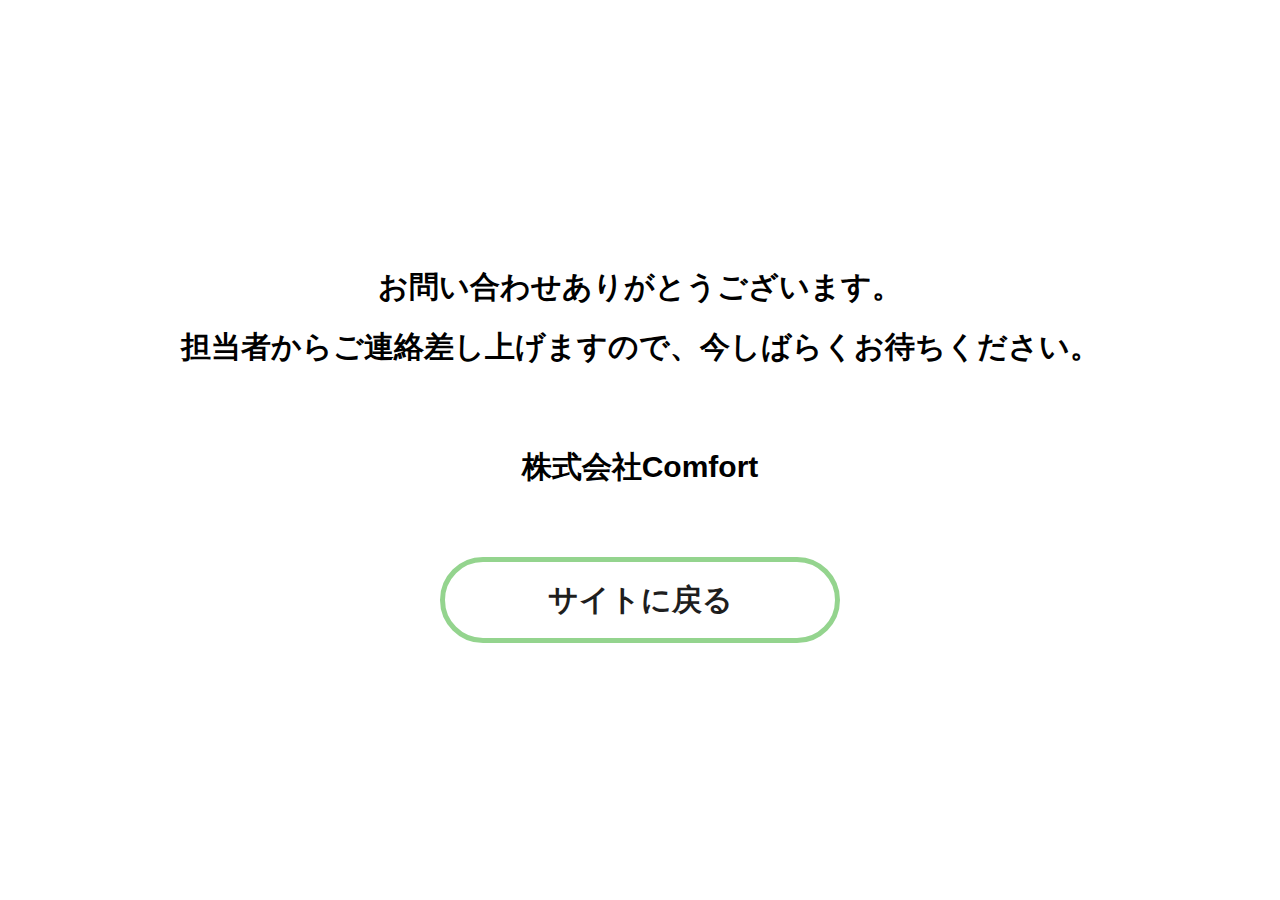
<file: email_success.html>
<!DOCTYPE html>
<html>
	<head>
		<meta charset="UTF-8">
		<meta name="viewport" content="width=device-width, initial-scale=1.0, minimum-scale=1.0, maximum-scale=1.0, user-scalable=no">
		<meta http-equiv="X-UA-Compatible" content="IE=edge,chrome=1">
		<title>会社概要/お問い合わせ｜Vigiee(ビギー)</title>
		<meta name="keywords" content="Comfort_keyword">
		<meta name="description" content="Comfort_description">
		<meta http-equiv="Cache-Control" content="no-cache, no-store, must-revalidate">
		<meta http-equiv="Pragma" content="no-cache">
		<meta http-equiv="Expires" content="0">
		<link rel="shortcut icon" href="favicon.ico">
		<link rel="stylesheet" href="css/normalize.css">
		<link rel="stylesheet" href="css/animate.min.css">
		<link rel="stylesheet" href="css/global.css">
		<link rel="stylesheet" href="css/contact.css">
		<!-- Global site tag (gtag.js) - Google Analytics -->
		<script async src="https://www.googletagmanager.com/gtag/js?id=UA-120219286-1"></script>
		<script>
			window.dataLayer = window.dataLayer || [];
			function gtag(){dataLayer.push(arguments);}
			gtag('js', new Date());
			gtag('config', 'UA-120219286-1');
		</script>
	</head>
	<body>

		<div id="success">
			<p class="br animated fadeIn">
				<span>お問い合わせありがとうございます。</span><br>
				<span>担当者からご連絡差し上げますので、今しばらくお待ちください。</span><br><span>&nbsp;</span>
				<span>株式会社Comfort</span><br>
				<!--<span>〒150-0012   東京都渋谷区広尾1-7-20 DOTビル4F</span><br>-->
				<span>&nbsp;</span>
				<a href="index.html" class="cbtn">サイトに戻る</a>
			</p>
		</div>

	</body>
</html>
</file>
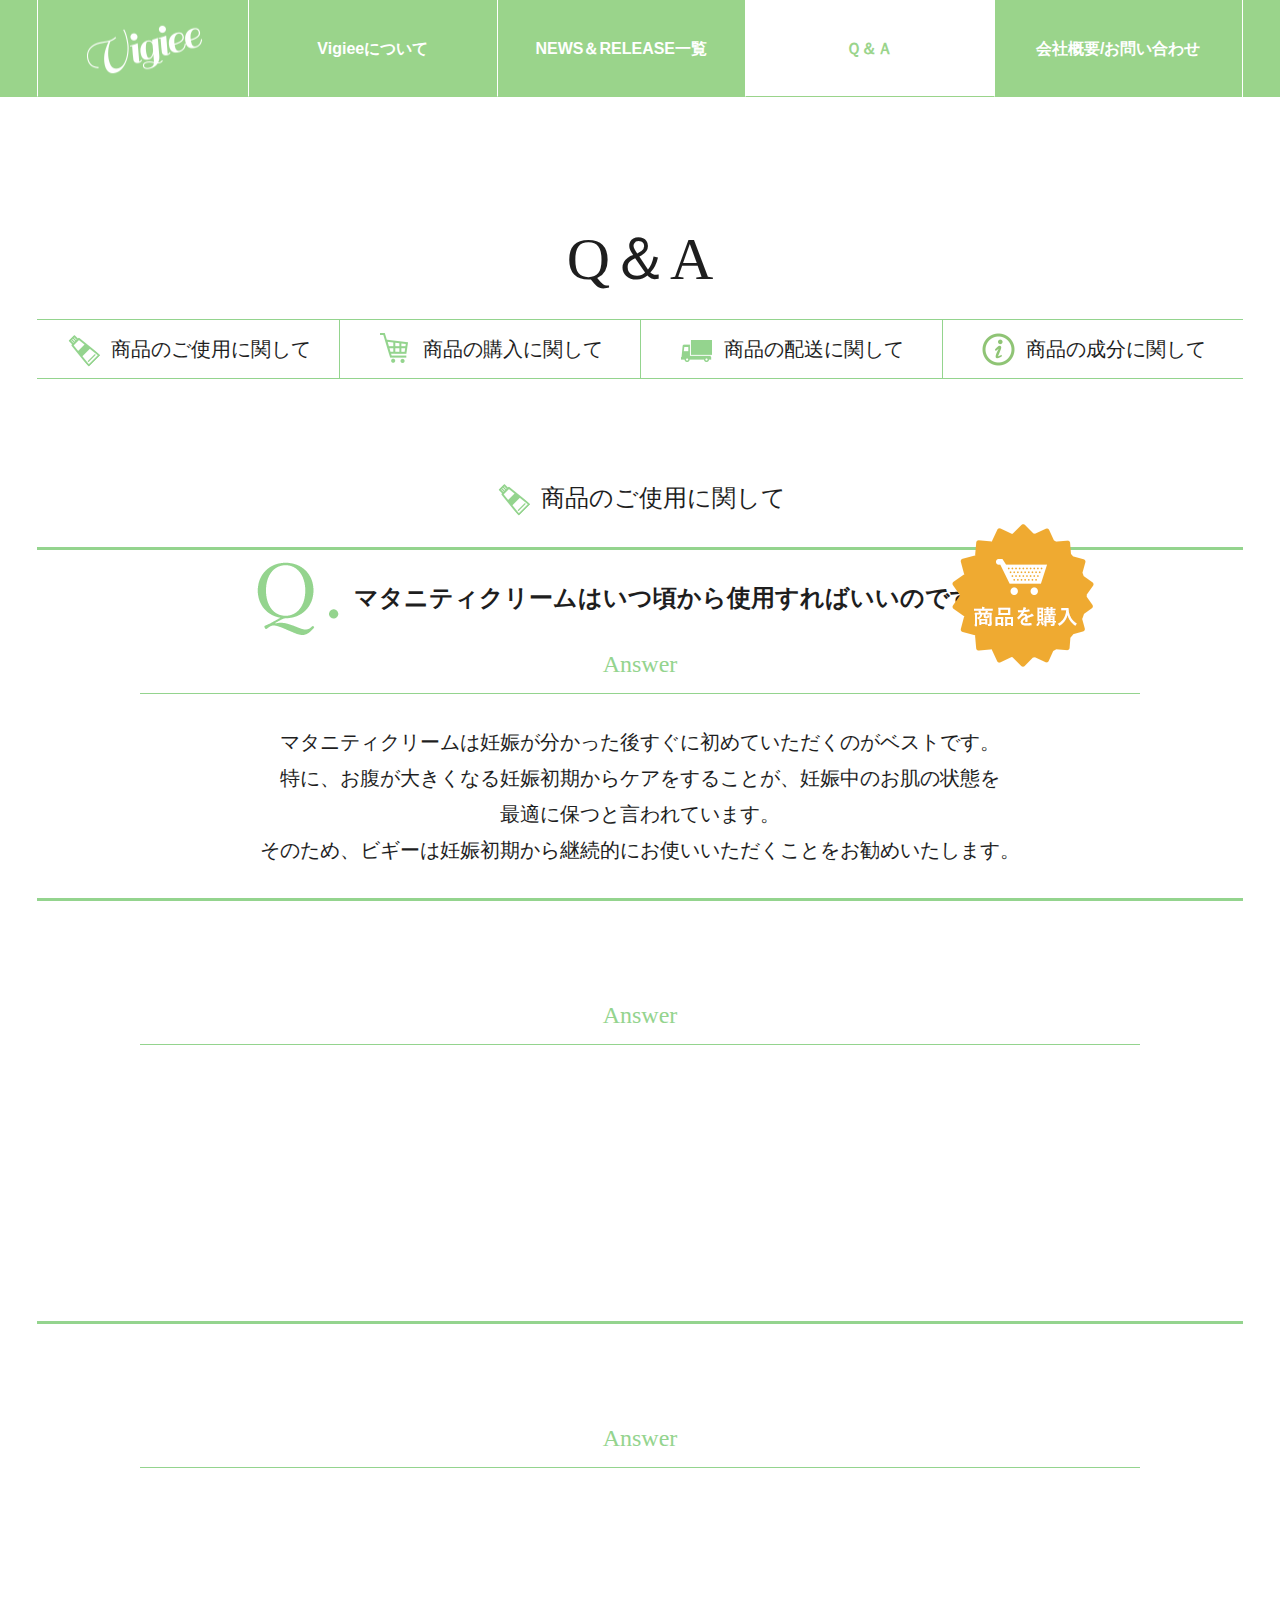
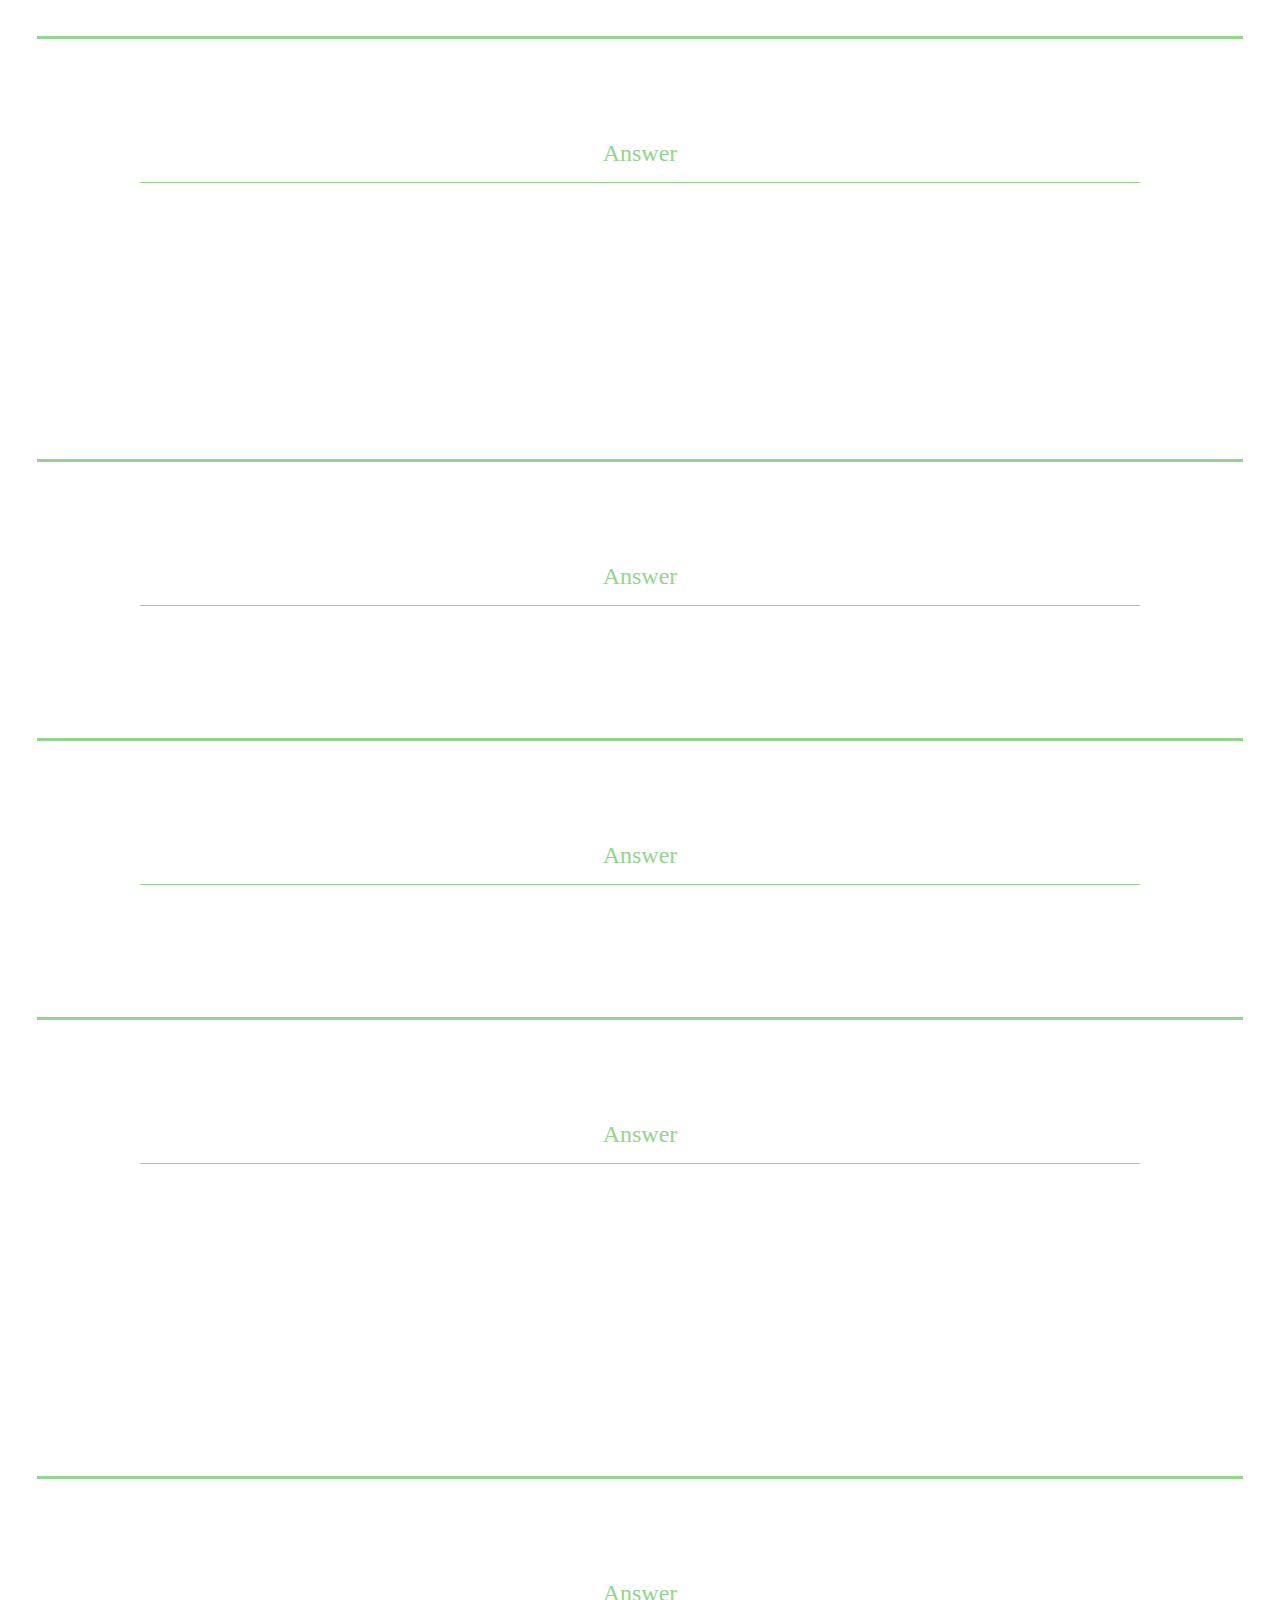
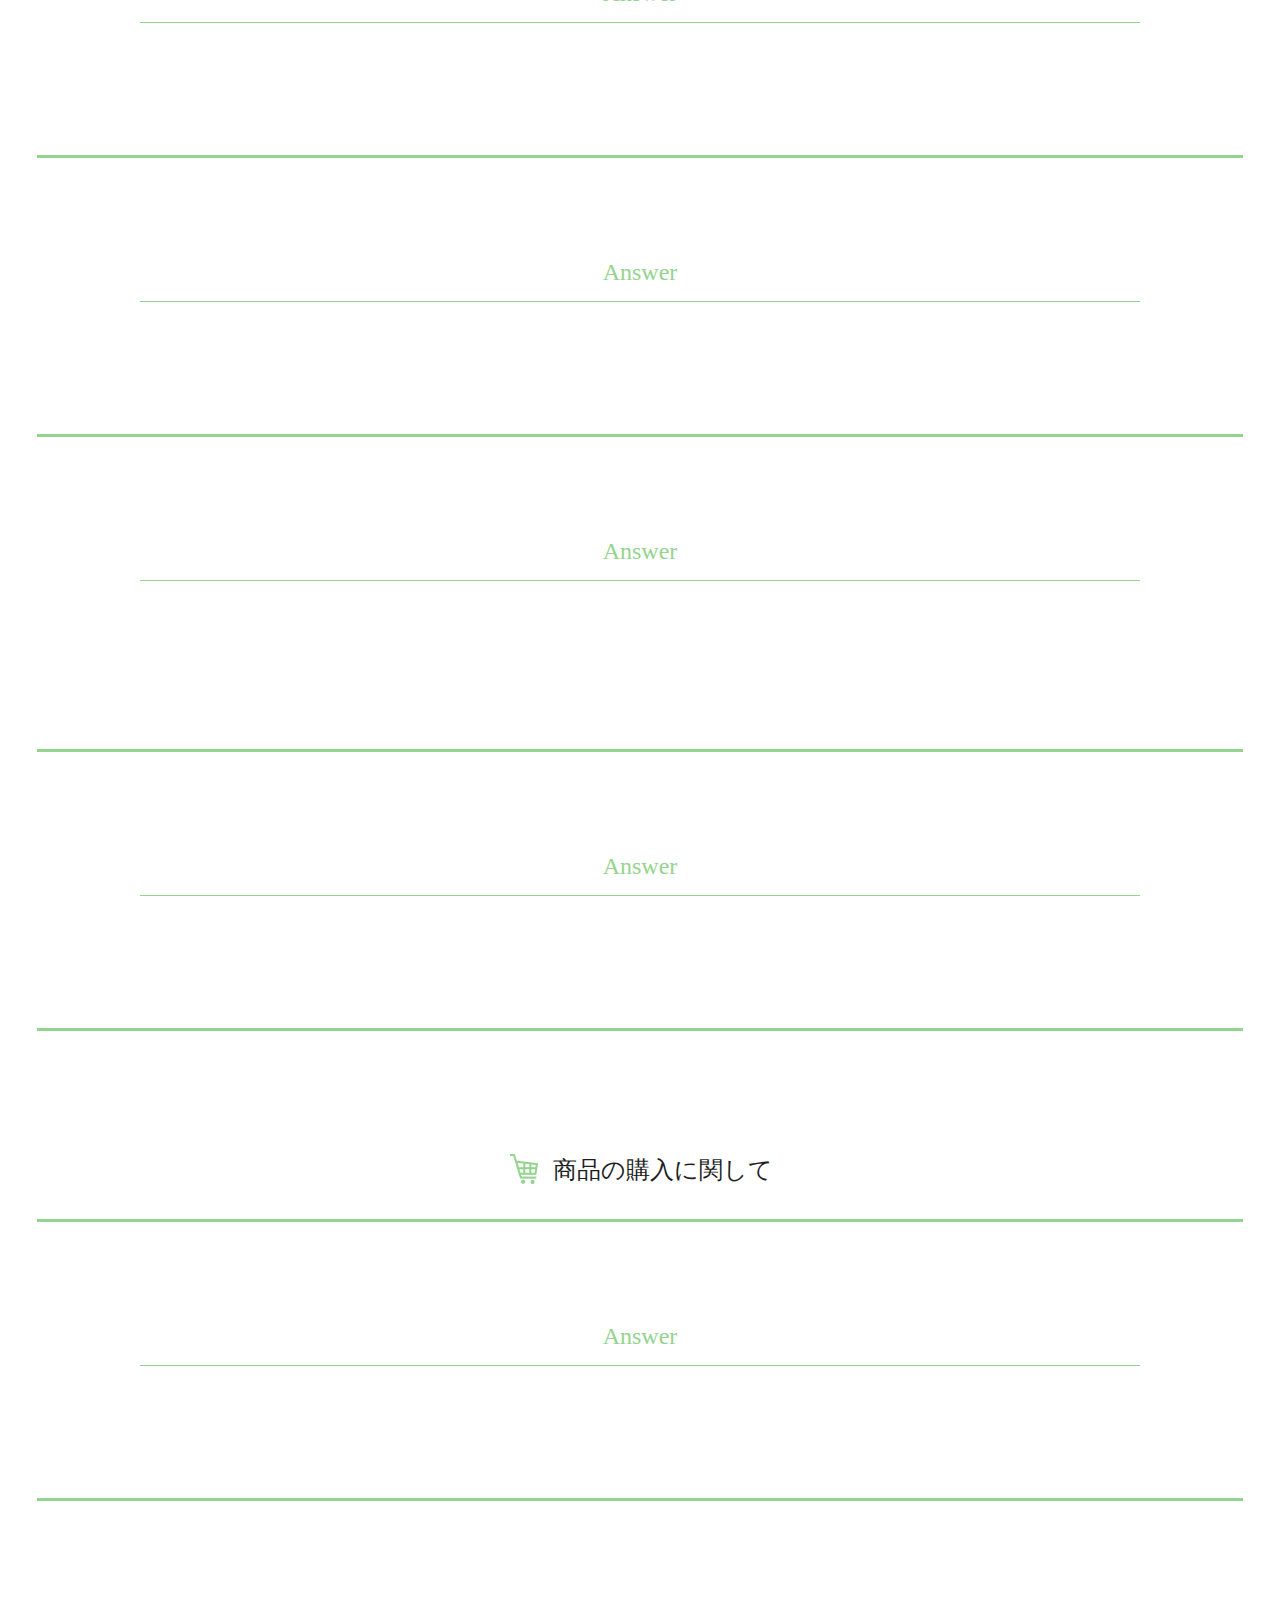
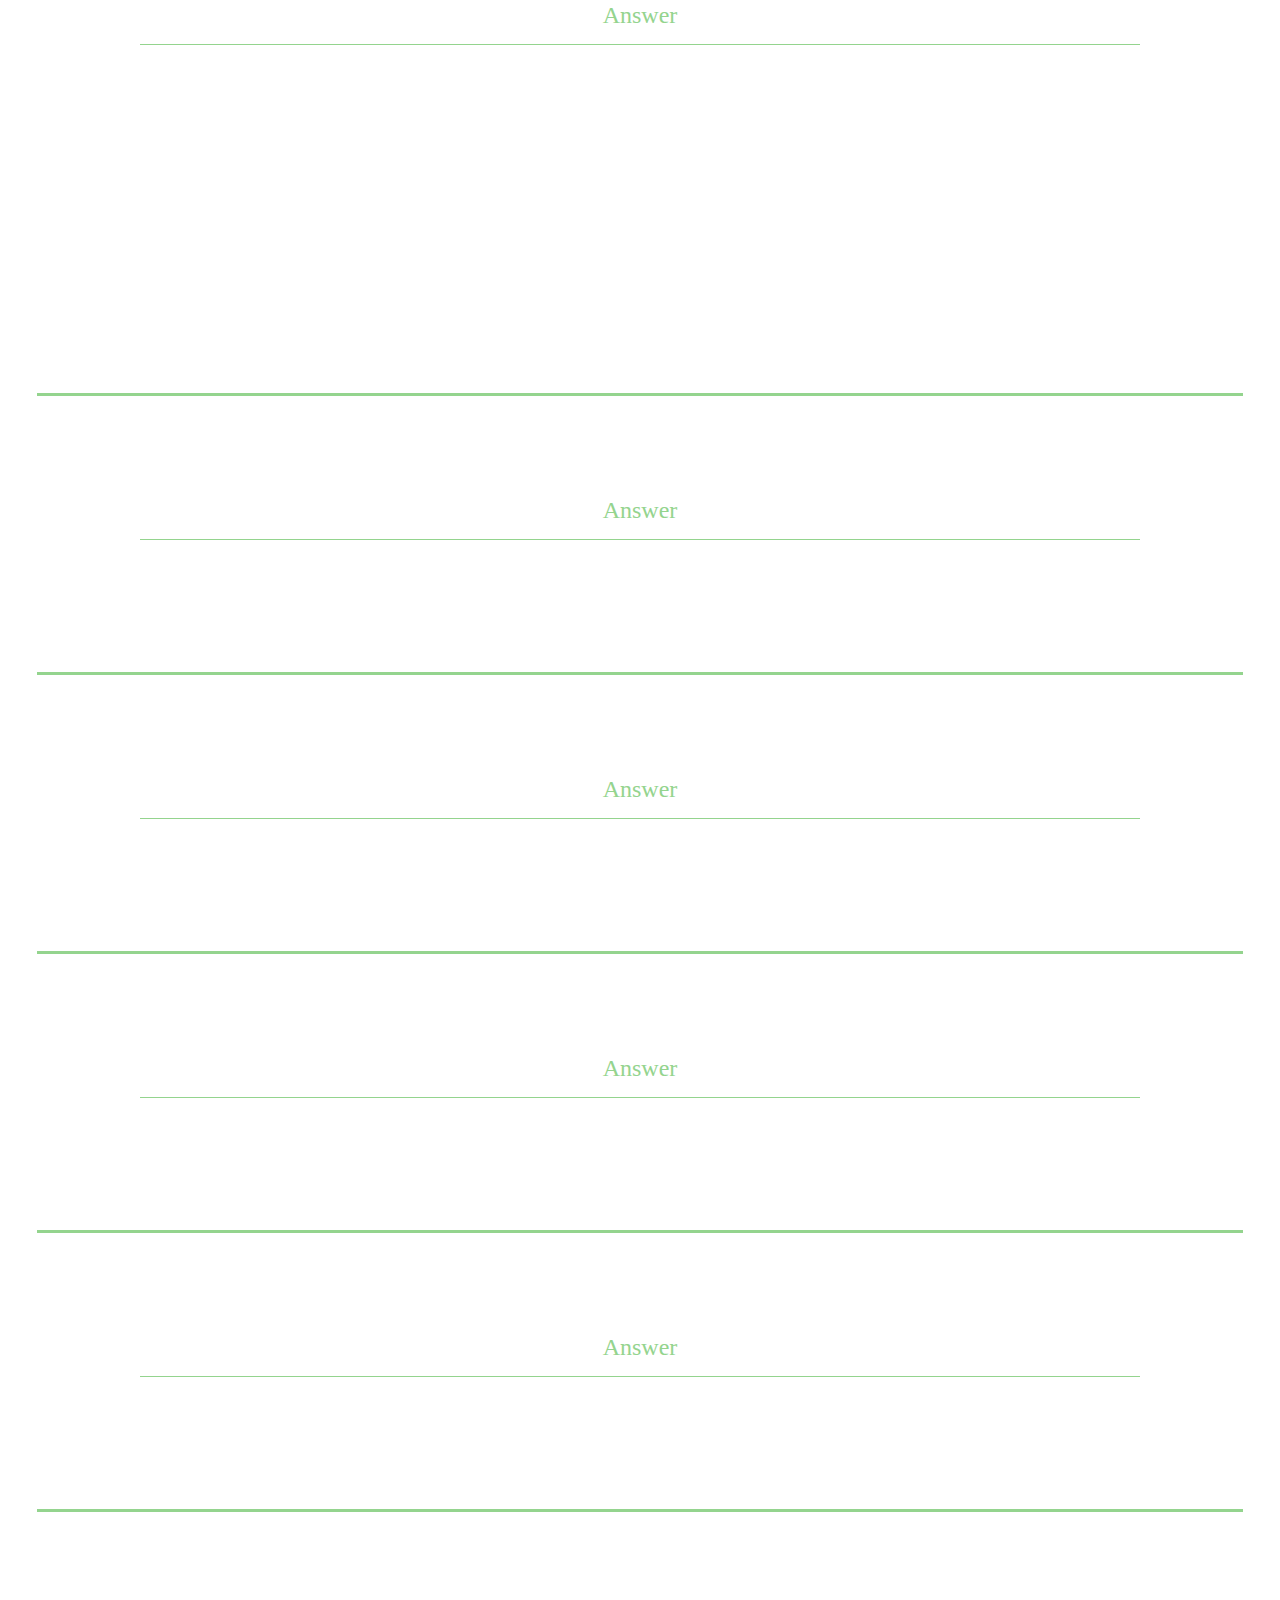
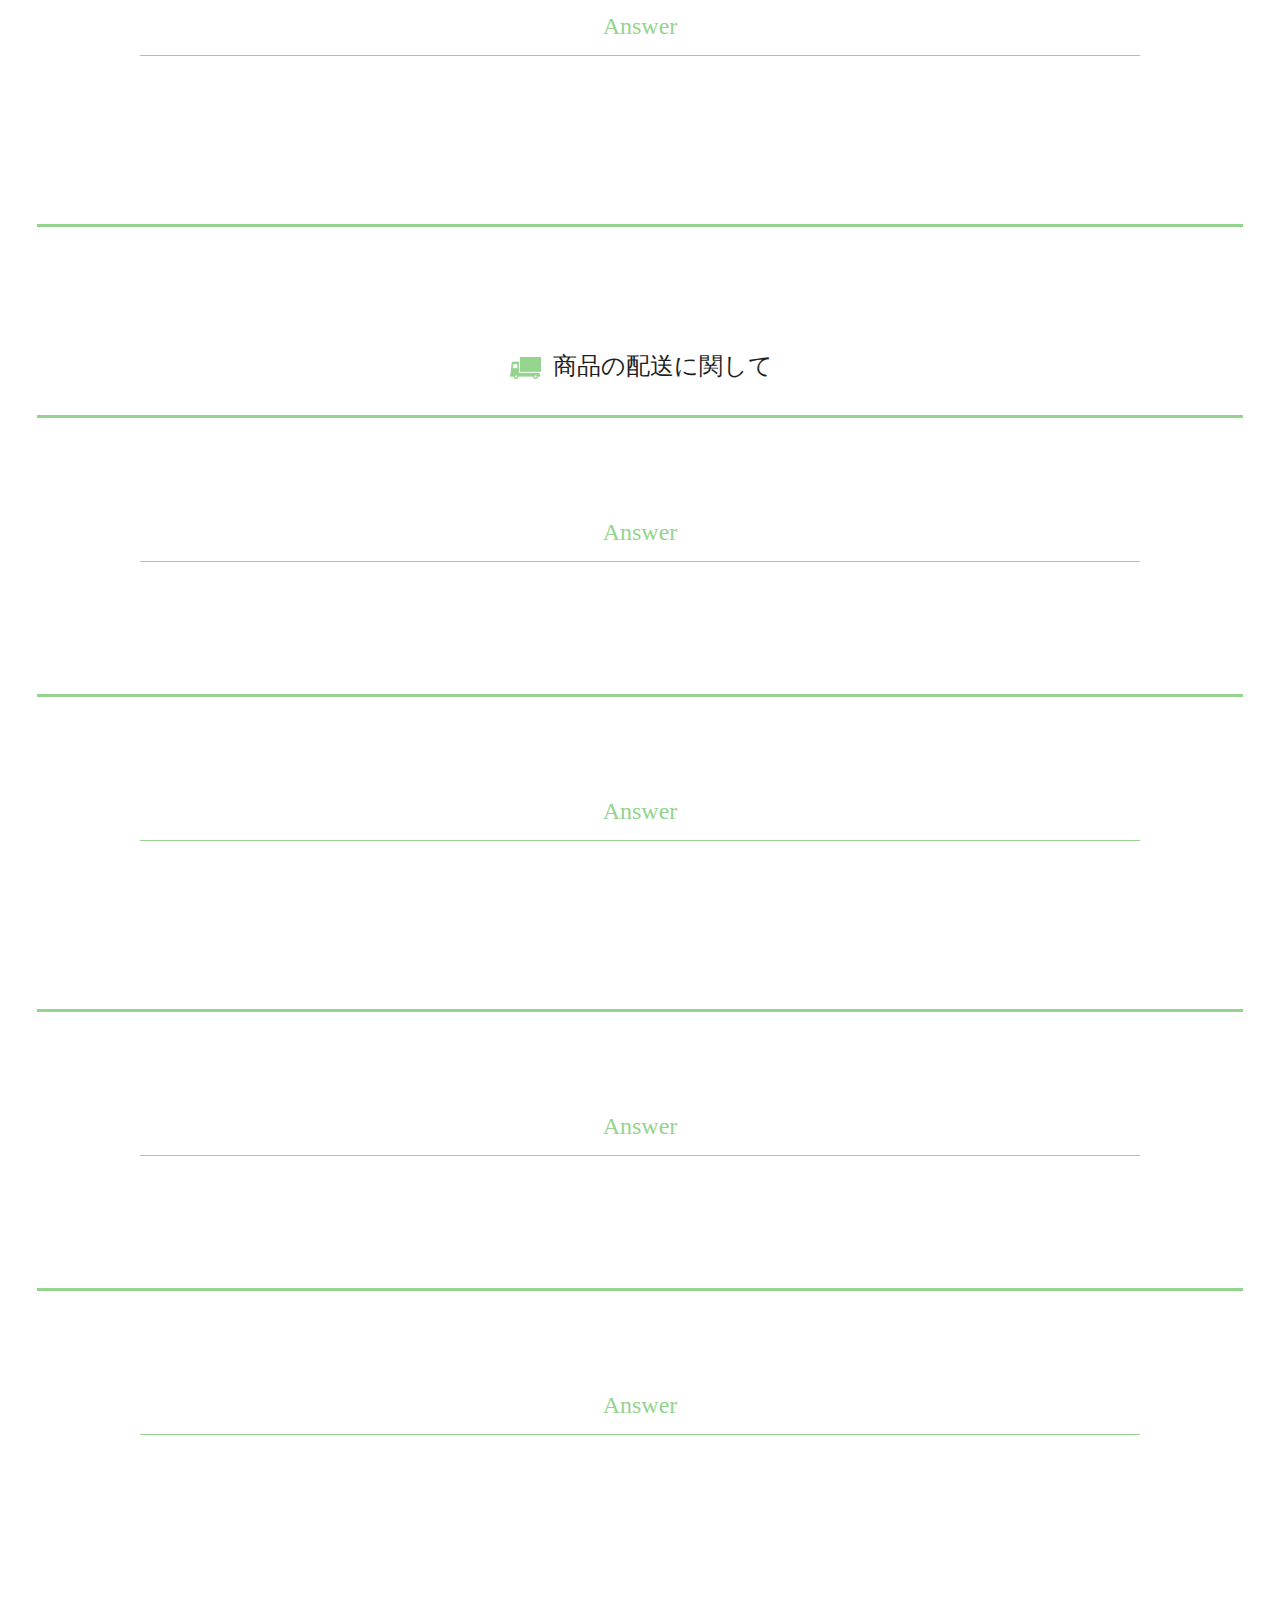
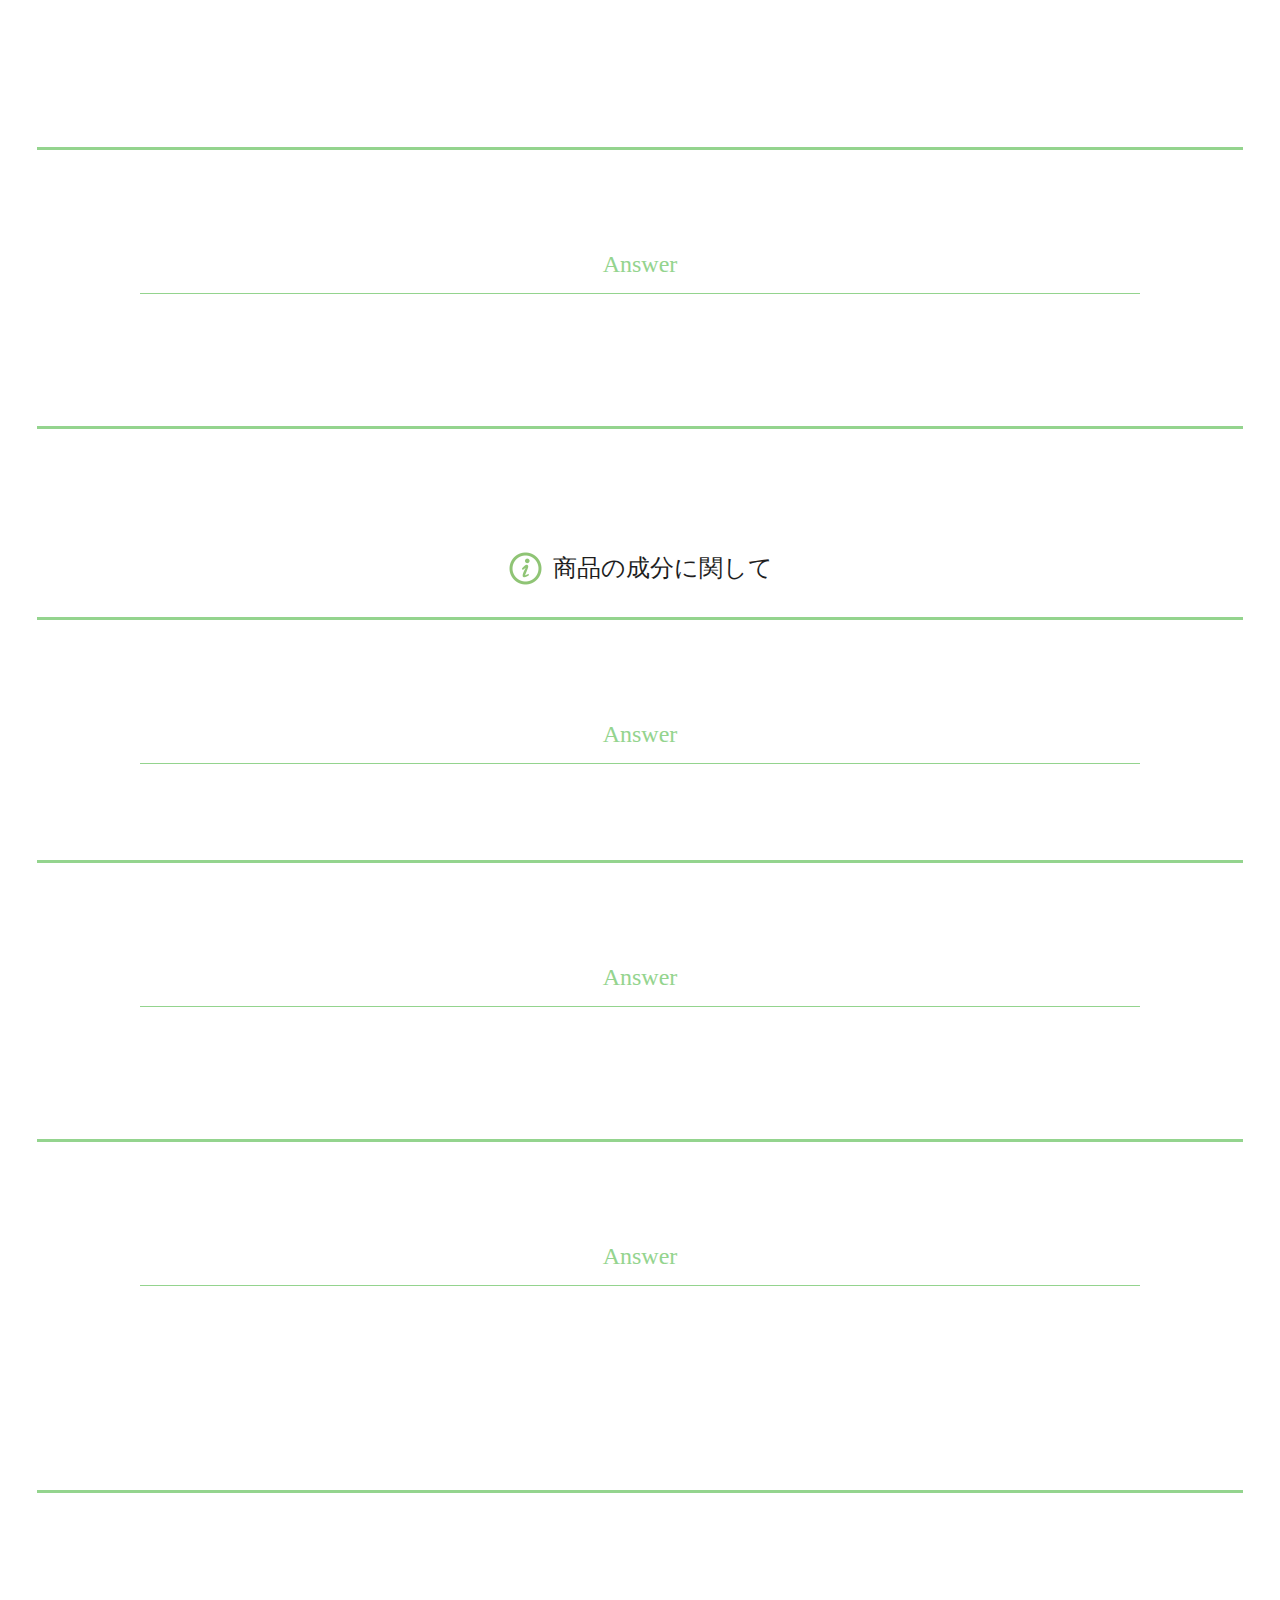
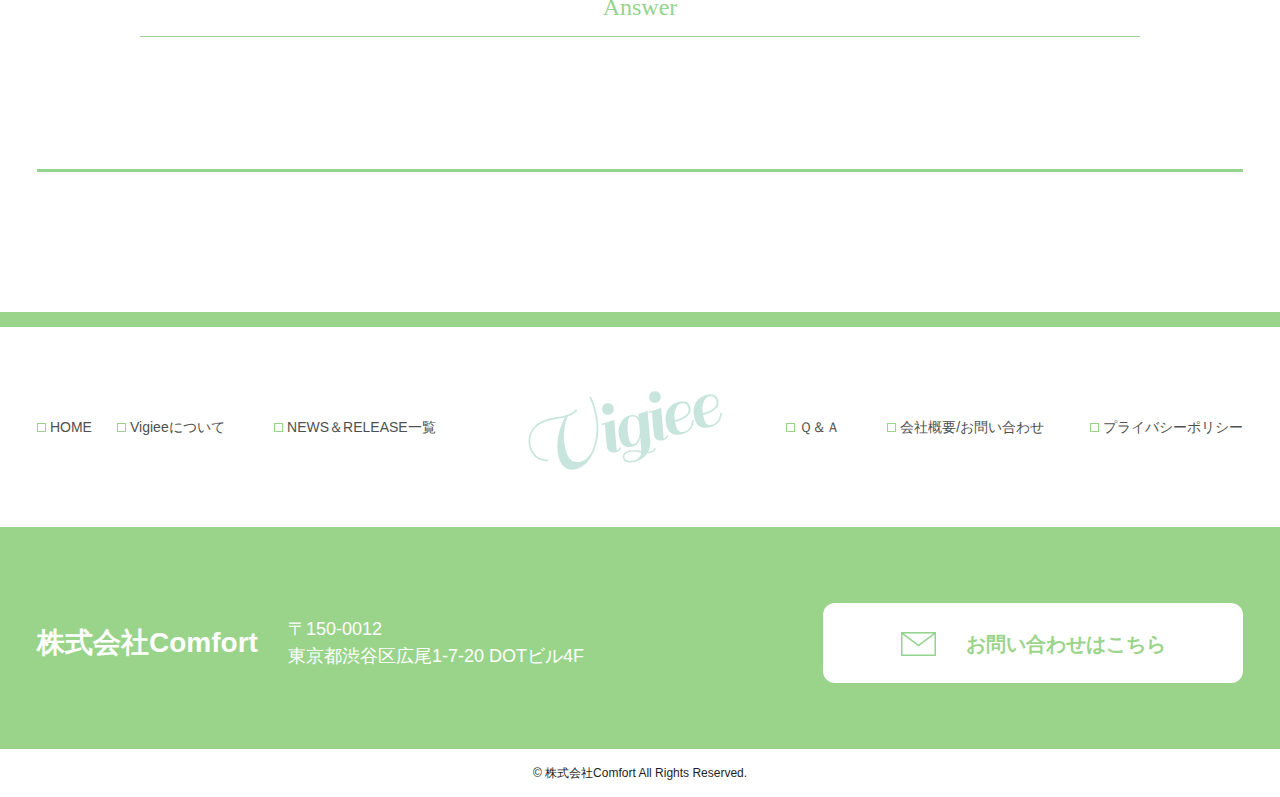
<file: faq.html>
<!DOCTYPE html>
<html>
	<head>
		<meta charset="UTF-8">
		<meta name="viewport" content="width=device-width, initial-scale=1.0, minimum-scale=1.0, maximum-scale=1.0, user-scalable=no">
		<meta http-equiv="X-UA-Compatible" content="IE=edge,chrome=1">
		<title>Q&A｜Vigiee(ビギー)</title>
		<meta name="keywords" content="Vigiee,ビギー,Q&A,商品のご使用、商品の購入、商品の配送、商品の成分">
		<meta name="description" content="Vigiee(ビギー）のQ&Aページです。商品のご使用、購入、配送、成分についてご説明いたします。">
		<meta http-equiv="Cache-Control" content="no-cache, no-store, must-revalidate">
		<meta http-equiv="Pragma" content="no-cache">
		<meta http-equiv="Expires" content="0">
		<link rel="shortcut icon" href="favicon.ico">
		<link rel="stylesheet" href="css/normalize.css">
		<link rel="stylesheet" href="css/animate.min.css">
		<link rel="stylesheet" href="css/global.css">
		<link rel="stylesheet" href="css/faq.css?a=2">
		<!-- Global site tag (gtag.js) - Google Analytics -->
		<script async src="https://www.googletagmanager.com/gtag/js?id=UA-120219286-1"></script>
		<script>
			window.dataLayer = window.dataLayer || [];
			function gtag(){dataLayer.push(arguments);}
			gtag('js', new Date());
			gtag('config', 'UA-120219286-1');
		</script>
		<script src="js/password.js"></script>
	</head>
	<body>
		<header id="head">
			<div class="header wm">
				<div class="logo">
					<a href="index.html">
						<img src="img/logo_white.png">
					</a>
				</div>
				<nav id="nav">
					<ul class="nav">
						<li><a href="about.html">Vigieeについて</a></li>
						<li><a href="news.html">NEWS＆RELEASE一覧</a></li>
						<li class="on"><a href="faq.html">Ｑ＆Ａ</a></li>
						<li><a href="contact.html">会社概要/お問い合わせ</a></li>
					</ul>
					<div class="nbtn">
    					<a href="javascript:;"><span class="nbtn_icon"></span></a>
					</div>
					<div class="ncart">
    					<a href="javascript:;" class="cart"><img src="img/icon_cart.png"></a>
					</div>
				</nav>
				<!--<div class="head_icon">
					<a href="javascript:;" title="facebook"><img src="img/icon_facebook.png"></a>
					<a href="javascript:;" title="twitter"><img src="img/icon_twitter.png"></a>
					<a href="javascript:;" title="instagram"><img src="img/icon_instagram.png"></a>
				</div>-->
			</div>
		</header>
		
		<div id="main">
			
			<div class="content">
				<div class="wm">
					<div class="sub_tit">Q＆A</div>
					<div class="qa_classify">
						<a href="#qa1">
							<img src="img/faq/qa_icon_1.png">
							<span>商品のご使用に関して</span>
						</a>
						<a href="#qa2">
							<img src="img/faq/qa_icon_2.png">
							<span>商品の購入に関して</span>
						</a>
						<a href="#qa3">
							<img src="img/faq/qa_icon_3.png">
							<span>商品の配送に関して</span>
						</a>
						<a href="#qa4">
							<img src="img/faq/qa_icon_4.png">
							<span>商品の成分に関して</span>
						</a>
					</div>
					<div class="qa" id="qa1">
						<div class="qa_tit">
							<div class="qa_tit_box">
								<img src="img/faq/qa_icon_1.png">
								<span>商品のご使用に関して</span>
							</div>
						</div>
						<div class="qa_box">
							<div class="wn">
								<div class="qa_q">
									<img src="img/faq/q_icon.png">
									
									<span>マタニティクリームはいつ頃から使用すればいいのですか？</span>
								</div>
								<div class="qa_a_tit">Answer</div>
								<div class="qa_a br">
									<span>マタニティクリームは妊娠が分かった後すぐに初めていただくのがベストです。</span><span>特に、お腹が大きくなる妊娠初期からケアをすることが、妊娠中のお肌の状態を</span><span>最適に保つと言われています。</span><span>そのため、ビギーは妊娠初期から継続的にお使いいただくことをお勧めいたします。</span>
								</div>
							</div>
						</div>
						<div class="qa_box">
							<div class="wn">
								<div class="qa_q">
									<img src="img/faq/q_icon.png">
									<span>どのくらいの頻度で使用すればいいのですか？</span>
								</div>
								<div class="qa_a_tit">Answer</div>
								<div class="qa_a br">
									<span>肌の乾燥を防ぎ、潤いを持続するためにも、１日２回以上ケアすることを</span><span>おすすめします。</span><br><span>特に季節や気候によっても肌環境は変わります。潤いを持続させるためにも、</span><span>毎日こまめなケアを推奨しております。</span><br><span>ビギー50gは持ち運びにも便利なチューブ構造になっておりますので、</span><span>外出先でも気軽にご使用いただけます。</span>
								</div>
							</div>
						</div>
						<div class="qa_box">
							<div class="wn">
								<div class="qa_q">
									<img src="img/faq/q_icon.png">
									<span>いつ塗るのがいいですか？</span>
								</div>
								<div class="qa_a_tit">Answer</div>
								<div class="qa_a br">
									<span>ビギーのおすすめは、お風呂上がりのタイミングがベストです。</span><span>特にお風呂上がりは体の保水量が上がっているため、より肌になじみます。</span><span>また、お肌のハリや乾燥が気になったタイミングでもご使用ください。</span>
								</div>
							</div>
						</div>
						<div class="qa_box">
							<div class="wn">
								<div class="qa_q">
									<img src="img/faq/q_icon.png">
									<span>どのくらいの量を塗ればいいですか？</span>
								</div>
								<div class="qa_a_tit">Answer</div>
								<div class="qa_a br">
									<span>お腹全体に塗布するために、妊娠初期はチューブタイプは1g(10円玉サイズ)、</span><span>ポンプタイプは1プッシュでのご使用を推奨します。また、お腹が大きくなってくる中期～後期は、</span><span>チューブタイプは2g、ポンプタイプは2プッシュと多めにご使用いただくことをお勧めします。</span><br><span>また、ビギーは肌なじみの良いさらっとしたテクスチャとなっておりますので、</span><span>伸びがよく、少ない量でお使いいただけます。</span><br><span>参考吐出量（1回プッシュ）：チューブタイプ約0.2g　ボトルタイプ 約1g</span>
								</div>
							</div>
						</div>
						<div class="qa_box">
							<div class="wn">
								<div class="qa_q">
									<img src="img/faq/q_icon.png">
									<span>どのように塗ればいいですか？</span>
								</div>
								<div class="qa_a_tit">Answer</div>
								<div class="qa_a br">
									<span>ご使用になられる量を手に取り、お腹全体に円を描くようになじませます。</span><br><span>特に肌の乾燥が気になる部分に関しては、適量を手に取りやさしくマッサージしてください。</span>
								</div>
							</div>
						</div>
						<div class="qa_box">
							<div class="wn">
								<div class="qa_q">
									<img src="img/faq/q_icon.png">
									<span>どのような香りですか？</span>
								</div>
								<div class="qa_a_tit">Answer</div>
								<div class="qa_a br">
									<span>つわりで匂いに敏感な時期にもお使いいただけるよう、</span><span>ほのかな柑橘の香りがします。</span>
								</div>
							</div>
						</div>
						<div class="qa_box">
							<div class="wn">
								<div class="qa_q">
									<img src="img/faq/q_icon.png">
									<span>赤ちゃんにも使用できますか？</span>
								</div>
								<div class="qa_a_tit">Answer</div>
								<div class="qa_a br">
									<span>はい。ビギーは妊娠中のお母さん、出産後のお母さんと赤ちゃんが安心してお使いいただけるよう、</span><span>低刺激成分にこだわりました。（低刺激については<a href="index.html#harmless">こちら</a>）</span><br><span>発売前には、専門機関でのパッチテスト・アレルギーテストもおこなっております。</span><br><span>ただし、赤ちゃんは肌がとても敏感です。ご使用前にあらかじめ少量を腕やおしりに塗布し、</span><span>赤みや湿疹が出ないかご確認いただいた上でご使用ください。</span><br><span>万が一肌に異変があった場合はすぐに使用を中止し、</span><span>ぬるま湯で洗い流した後に医療機関での診察を受けてください。</span>
								</div>
							</div>
						</div>
						<div class="qa_box">
							<div class="wn">
								<div class="qa_q">
									<img src="img/faq/q_icon.png">
									<span>いつまで使用したらいいですか？</span>
								</div>
								<div class="qa_a_tit">Answer</div>
								<div class="qa_a br">
									<span>ビギーは妊娠から出産までお使いください。保水性・保湿性に優れているので、</span><span>出産後は赤ちゃんの肌ケア、またお母さんの日常の肌ケアとしてもご使用いただけます。</span>
								</div>
							</div>
						</div>
						<div class="qa_box">
							<div class="wn">
								<div class="qa_q">
									<img src="img/faq/q_icon.png">
									<span>保管状況を教えてください</span>
								</div>
								<div class="qa_a_tit">Answer</div>
								<div class="qa_a br">
									<span>極端に高温または低温の場所、</span><span>直射日光のあたる場所を避けて保管してください。</span>
								</div>
							</div>
						</div>
						<div class="qa_box">
							<div class="wn">
								<div class="qa_q">
									<img src="img/faq/q_icon.png">
									<span>エアレスボトルとは何ですか？</span>
								</div>
								<div class="qa_a_tit">Answer</div>
								<div class="qa_a br">
									<span>空気が流入しない、特殊な仕様となっております。低刺激で皮膚に負担が少なく、</span><span>酸化しにくいよう配慮しております。ポンプ部分を取り外すと空気が流入しますので、</span><span>ご使用期間中はポンプ部分を外すことはご遠慮ください。</span>
								</div>
							</div>
						</div>
						<div class="qa_box">
							<div class="wn">
								<div class="qa_q">
									<img src="img/faq/q_icon.png">
									<span>どのくらいで使い切りますか？</span>
								</div>
								<div class="qa_a_tit">Answer</div>
								<div class="qa_a br">
									<span>チューブタイプは2週間～1か月、</span><span>ポンプタイプは1か月～2か月が目安となります。</span>
								</div>
							</div>
						</div>
					</div>
					<div class="qa" id="qa2">
						<div class="qa_tit">
							<div class="qa_tit_box">
								<img src="img/faq/qa_icon_2.png">
								<span>商品の購入に関して</span>
							</div>
						</div>
						<div class="qa_box">
							<div class="wn">
								<div class="qa_q">
									<img src="img/faq/q_icon.png">
									<span>ビギーはどこで購入できますか？</span>
								</div>
								<div class="qa_a_tit">Answer</div>
								<div class="qa_a br">
									<span>ビギーは現在オンラインでの販売のみとなっております。</span><br><span>購入に関しては、楽天市場、Amazon、Wowma、Yahoo!にてご購入いただけます。</span>
								</div>
							</div>
						</div>
						<div class="qa_box">
							<div class="wn">
								<div class="qa_q">
									<img src="img/faq/q_icon.png">
									<span>購入が完了してからの返品はできますか？</span>
								</div>
								<div class="qa_a_tit">Answer</div>
								<div class="qa_a br">
									<span>万が一製品に不備があった場合を除き、商品の返品交換はできません。</span><br><span>商品到着後、破損や液漏れなどを確認した場合は、外袋を外さずに弊社までご連絡ください。</span><br><span>外袋開封後は返品交換の対応が出来かねる場合がございますので、異常がみられた場合は、</span><span>商品到着後すみやかにご連絡ください。</span><br><span>&nbsp;</span>
									<p class="txt_center">
										<span>～商品に関するお問い合わせ～</span><br><span>電話番号：03-6277-2284</span><br><span>メール：mail@vigiee-jp.com</span>
									</p>
									
								</div>
							</div>
						</div>
						<div class="qa_box">
							<div class="wn">
								<div class="qa_q">
									<img src="img/faq/q_icon.png">
									<span>購入後のキャンセルはできますか？</span>
								</div>
								<div class="qa_a_tit">Answer</div>
								<div class="qa_a br">
									<span>いいえ。</span><span>基本的に商品のご購入が完了した後の返金は対応できません。</span>
								</div>
							</div>
						</div>
						<div class="qa_box">
							<div class="wn">
								<div class="qa_q">
									<img src="img/faq/q_icon.png">
									<span>領収書の発行はできますか？</span>
								</div>
								<div class="qa_a_tit">Answer</div>
								<div class="qa_a br">
									<span>はい。</span><span>領収書が必要なお客様はお問い合わせフォームよりご連絡ください。</span>
								</div>
							</div>
						</div>
						<div class="qa_box">
							<div class="wn">
								<div class="qa_q">
									<img src="img/faq/q_icon.png">
									<span>選択できる支払い方法はなにがありますか？</span>
								</div>
								<div class="qa_a_tit">Answer</div>
								<div class="qa_a br">
									<span>支払いについては、ご利用になる購入サイトによって異なります。</span><br><span>詳しくは、各販売サイトをご覧ください。</span>
								</div>
							</div>
						</div>
						<div class="qa_box">
							<div class="wn">
								<div class="qa_q">
									<img src="img/faq/q_icon.png">
									<span>海外から注文はできますか？</span>
								</div>
								<div class="qa_a_tit">Answer</div>
								<div class="qa_a br">
									<span>いいえ。現在海外からのご注文は承っておりません。</span><span>今後、海外からのご注文に対応した場合は、弊社ホームページにてお知らせをおこないます。</span>
								</div>
							</div>
						</div>
						<div class="qa_box">
							<div class="wn">
								<div class="qa_q ">
									<img src="img/faq/q_icon.png">
									<span>代引きは利用できますか？</span>
								</div>
								<div class="qa_a_tit">Answer</div>
								<div class="qa_a br">
									<span>代引きよりも手数料がお安くご利用いただける「後払い決済」がご利用いただけます。</span><br><span>商品到着後に、同梱されている支払い用紙で所定の機関にて商品代金をお支払いください。</span><br><span>こちらは全ての販売サイトにてご利用いただけます。</span>
								</div>
							</div>
						</div>
					</div>
					<div class="qa" id="qa3">
						<div class="qa_tit">
							<div class="qa_tit_box">
								<img src="img/faq/qa_icon_3.png">
								<span>商品の配送に関して</span>
							</div>
						</div>
						<div class="qa_box">
							<div class="wn">
								<div class="qa_q">
									<img src="img/faq/q_icon.png">
									<span>配送会社の指定はできますか？</span>
								</div>
								<div class="qa_a_tit">Answer</div>
								<div class="qa_a br">
									<span>いいえ。</span><br><span>配送会社は弊社指定の配送会社をご利用いただきます。</span>
								</div>
							</div>
						</div>
						<div class="qa_box">
							<div class="wn">
								<div class="qa_q">
									<img src="img/faq/q_icon.png">
									<span>送料はかかりますか？</span>
								</div>
								<div class="qa_a_tit">Answer</div>
								<div class="qa_a br">
									<span>5,000円（税抜き）以上ご購入いただいた場合は、送料無料で配送いたします。</span><br><span>それ以外の場合は、ご購入いただいた地域によって送料が変わります。</span><br><span>詳しくは各販売サイトをご覧ください。</span>
								</div>
							</div>
						</div>
						<div class="qa_box">
							<div class="wn">
								<div class="qa_q">
									<img src="img/faq/q_icon.png">
									<span>注文してから届くまでどのくらいかかりますか？</span>
								</div>
								<div class="qa_a_tit">Answer</div>
								<div class="qa_a br">
									<span>商品ご注文からおおむね二営業日以内での発送となります。</span><br><span>また、沖縄、離島の場合は配送に日数がかかる場合があります。</span>
								</div>
							</div>
						</div>
						<div class="qa_box">
							<div class="wn">
								<div class="qa_q">
									<img src="img/faq/q_icon.png">
									<span>商品がいつ届くか確認できますか？</span>
								</div>
								<div class="qa_a_tit">Answer</div>
								<div class="qa_a br">
									<span>商品の発送が完了した段階でメールにてご連絡をさせていただきます。</span><br><span>こちらのメールに追跡番号、配送会社を記載しておりますので、お客様ご自身でお調べいただけます。</span><br><span>万が一メールが届かない場合は、お手数ですが弊社までご連絡ください。</span><br><span>&nbsp;</span>
									<p class="txt_center">
										<span>～配送に関するお問い合わせ～</span><br><span>電話番号：03-6277-2284</span><br><span>メール：mail@vigiee-jp.com</span>
									</p>
									
								</div>
							</div>
						</div>
						<div class="qa_box">
							<div class="wn">
								<div class="qa_q">
									<img src="img/faq/q_icon.png">
									<span>プレゼント包装はできますか？</span>
								</div>
								<div class="qa_a_tit">Answer</div>
								<div class="qa_a br">
									<span>はい。</span><br><span>有料（税込216円）にて、承っております。</span>
								</div>
							</div>
						</div>
					</div>
					<div class="qa" id="qa4">
						<div class="qa_tit">
							<div class="qa_tit_box">
								<img src="img/faq/qa_icon_4.png">
								<span>商品の成分に関して</span>
							</div>
						</div>
						<div class="qa_box">
							<div class="wn">
								<div class="qa_q">
									<img src="img/faq/q_icon.png">
									<span>界面活性剤は含まれていますか？</span>
								</div>
								<div class="qa_a_tit">Answer</div>
								<div class="qa_a br">
									<span>弊社は大豆由来の水添レシチンを使用しております。</span>
								</div>
							</div>
						</div>
						<div class="qa_box">
							<div class="wn">
								<div class="qa_q">
									<img src="img/faq/q_icon.png">
									<span>パラベンは使用しておりますか？</span>
								</div>
								<div class="qa_a_tit">Answer</div>
								<div class="qa_a br">
									<span>いいえ。使用しておりません。その他成分については、</span><span><a href="index.html#harmless">詳細ページをご覧ください。</a></span>
								</div>
							</div>
						</div>
						<div class="qa_box">
							<div class="wn">
								<div class="qa_q">
									<img src="img/faq/q_icon.png">
									<span>O/Wクリーム（モイスチャークリーム）って何ですか？</span>
								</div>
								<div class="qa_a_tit">Answer</div>
								<div class="qa_a br">
									<span>水の中に油が粒子となって結合することを水中油型＝O/W型（Oil in Water）といいます。</span><br><span>ビギーはO/W型を取り入れており、水との相性が良く、</span><span>普段お使いになる時にはさらっとした肌触りです。</span><br><span>肌が一番潤っているお風呂上がりにも、気持ちよく使っていただけるテクスチャーです。</span>
								</div>
							</div>
						</div>
						<div class="qa_box">
							<div class="wn">
								<div class="qa_q">
									<img src="img/faq/q_icon.png">
									<span>主な成分は何ですか？</span>
								</div>
								<div class="qa_a_tit">Answer</div>
								<div class="qa_a br">
									<span>ビギーは肌の水分量をアップさせる温泉水を主原料としております。また、保湿・保水、テクスチャ、</span><span>香りなど、いくつもの視点からこだわりの成分を選び、ビギー"Pure Oil Water"は誕生しました。</span>
								</div>
							</div>
						</div>
					</div>
				</div>
			</div>

		</div>
		
		<footer id="foot">
			<div class="foot_btn">
				<a href="javascript:;" class="cart">
					<img src="img/foot_btn_cart.png">
				</a>
				<a href="javascript:;" id="top" class="img_replace">
					<img src="img/foot_btn_top.png">
					<img src="img/foot_btn_top_s.png">
				</a>
			</div>
			<div class="foot wm">
				<div class="foot_nav">
					<ul>
						<li>
							<i></i>
							<a href="index.html">HOME</a>
						</li>
						<li>
							<i></i>
							<a href="about.html">Vigieeについて</a>
						</li>
						<li>
							<i></i>
							<a href="news.html">NEWS＆RELEASE一覧</a>
						</li>
					</ul>
				</div>
				<div class="foot_logo">
					<a href="index.html">
						<img src="img/foot_logo.png">
					</a>
				</div>
				<div class="foot_nav">
					<ul>
						<li>
							<i></i>
							<a href="faq.html">Ｑ＆Ａ</a>
						</li>
						<li>
							<i></i>
							<a href="contact.html">会社概要/お問い合わせ</a>
						</li>
						<li>
							<i></i>
							<a href="privacy.html">プライバシーポリシー</a>
						</li>
					</ul>
				</div>
			</div>
			<div class="foot_info">
				<div class="wm">
					<div class="foot_contact">
						<h2>株式会社Comfort</h2>
						<p>〒150-0012<br>東京都渋谷区広尾1-7-20 DOTビル4F</p>
					</div>
					<div class="foot_email">
						<a href="contact.html">
							<img src="img/foot_icon_email.png">
							<b>お問い合わせはこちら</b>
						</a>
					</div>
				</div>
			</div>
			<div class="copyright">
				<p>&copy; 株式会社Comfort All Rights Reserved.</p>
			</div>
		</footer>
		
		<div id="panel"></div>

		<script type="text/javascript" src="//webfonts.xserver.jp/js/xserver.js"></script>
		<script src="js/jquery-3.3.1.min.js"></script>
		<script src="js/global.js"></script>
		<script src="js/animate.js"></script>
		<script src="js/constraint.js"></script>
    	<script>
    		var post = true, 
    			postReady = false, 
    			data = {}, 
    			tableConfirm = $('.table_confirm');
    		$(function() {
    			$('#confirm').click(function() {
    				if (post === true) {
    					post = false;
	    					var param = {
	    					'project'	: $('.select_project'),
	    					'name'		: $('.input_name'),
	    					'email'		: $('.input_email'),
	    					'content'	: $('.input_content')
	    				};
	    				var emailCheck = /^([a-zA-Z0-9]+[_|\_|\.|-]?)*[a-zA-Z0-9]+@([a-zA-Z0-9]+[_|\_|\.|-]?)*[a-zA-Z0-9]+\.[a-zA-Z]{2,4}$/;
						var check = [
							{
								'obj'		: param.name,
								'condition' : param.name.val() == '',
								'errorMsg'	: 'お名前が空欄です。'
							}, {
								'obj'		: param.email,
								'condition' : param.email.val() == '',
								'errorMsg'	: 'メールアドレスが空欄です。'
							}, {
								'obj'		: param.email,
								'condition' : param.email.val().match(emailCheck) == null,
								'errorMsg'	: 'メールのフォーマットは正しくありません。'
							}, {
								'obj'		: param.content,
								'condition' : param.content.val() == '',
								'errorMsg'	: 'お問い合わせ内容が空欄です。'
							}
						];
						for (var k in check) {
							if (check[k].condition) {
								alert(check[k].errorMsg);
								check[k].obj.focus();
								return false;
							}
						}
						for(var k in param) {
							var val = param[k].val();
							if (k == 'content') {
								val = val.replace(/\r\n/g, '<br>');
								val = val.replace(/\n/g, '<br>');
							}
							data[k] = val;
							tableConfirm.find('.cf_'+k).html(data[k]);
						}
						tableConfirm.show();
						postReady = true;
    				}
    			});
    			$('#cancel').click(function() {
    				tableConfirm.hide();
    				post = true;
					postReady = false;
    			});
    			$('#sendMail').click(function(e) {
    				e.preventDefault();
    				if (postReady === true) {
						postReady = false;
						var sendMail = $(this);
    					sendMail.text('送信中...').css('opacity', 0.7);
	    				$.ajax({
					        url: sendMail.attr('href'),
					        type: "POST",
					        data: data,
					        success: function(res) {
					        	post = true;
					            if (res.result) {
					            	sendMail.text('已发送').css('opacity', 1);
					            	window.location.href = "email_success.html";
					            } else {
			            			sendMail.text(sendMail.attr('title')).css('opacity', 1);
					                alert(res.msg);
					                $('#cancel').click();
					            }
					        },
					        error: function(res) {
					        	post = true;
				            	sendMail.text(sendMail.attr('title')).css('opacity', 1);
								alert('error');
				                $('#cancel').click();
					        },
					        dataType: "json"
					    });
    				}
    			});
    		});
    	</script>
	</body>
</html>
</file>
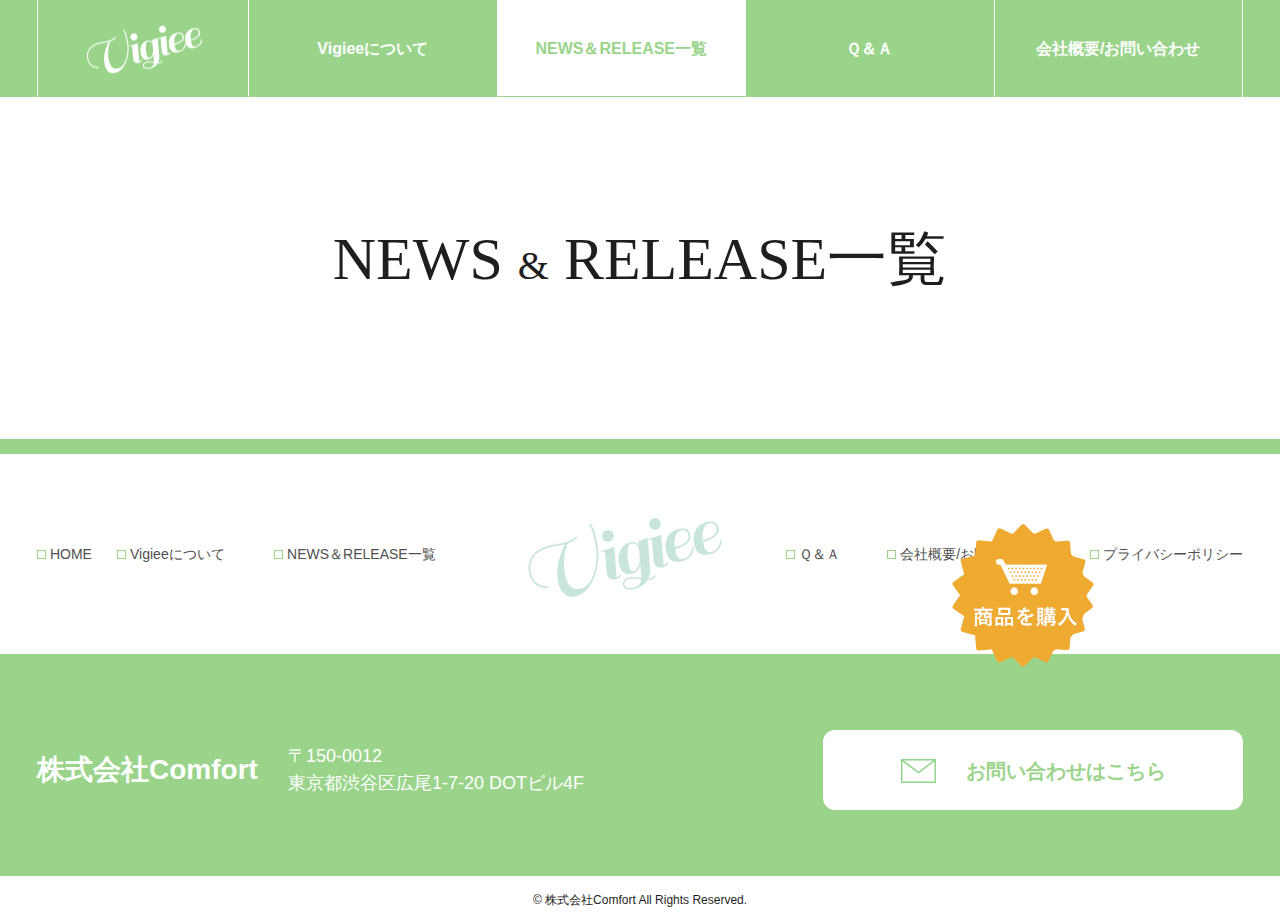
<file: news.html>
<!DOCTYPE html>
<html>
	<head>
		<meta charset="UTF-8">
		<meta name="viewport" content="width=device-width, initial-scale=1.0, minimum-scale=1.0, maximum-scale=1.0, user-scalable=no">
		<meta http-equiv="X-UA-Compatible" content="IE=edge,chrome=1">
		<title>NEWS&RELEASE一覧｜Vigiee(ビギー)</title>
		<meta name="keywords" content="Vigiee,ビギー,NEWS&RELEASE一覧,ニュース">
		<meta name="description" content="Vigiee(ビギー）のNEWS&RELEASE一覧ページです。過去から最新までのNEWS&RELEASEをご確認いただけます。">
		<meta http-equiv="Cache-Control" content="no-cache, no-store, must-revalidate">
		<meta http-equiv="Pragma" content="no-cache">
		<meta http-equiv="Expires" content="0">
		<link rel="shortcut icon" href="favicon.ico">
		<link rel="stylesheet" href="css/normalize.css">
		<link rel="stylesheet" href="css/animate.min.css">
		<link rel="stylesheet" href="css/global.css">
		<link rel="stylesheet" href="css/news.css">
		<!-- Global site tag (gtag.js) - Google Analytics -->
		<script async src="https://www.googletagmanager.com/gtag/js?id=UA-120219286-1"></script>
		<script>
			window.dataLayer = window.dataLayer || [];
			function gtag(){dataLayer.push(arguments);}
			gtag('js', new Date());
			gtag('config', 'UA-120219286-1');
		</script>
		<script src="js/password.js"></script>
	</head>
	<body>
		<header id="head">
			<div class="header wm">
				<div class="logo">
					<a href="index.html">
						<img src="img/logo_white.png">
					</a>
				</div>
				<nav id="nav">
					<ul class="nav">
						<li><a href="about.html">Vigieeについて</a></li>
						<li class="on"><a href="news.html">NEWS＆RELEASE一覧</a></li>
						<li><a href="faq.html">Ｑ＆Ａ</a></li>
						<li><a href="contact.html">会社概要/お問い合わせ</a></li>
					</ul>
					<div class="nbtn">
    					<a href="javascript:;"><span class="nbtn_icon"></span></a>
					</div>
					<div class="ncart">
    					<a href="javascript:;" class="cart"><img src="img/icon_cart.png"></a>
					</div>
				</nav>
				<!--<div class="head_icon">
					<a href="javascript:;" title="facebook"><img src="img/icon_facebook.png"></a>
					<a href="javascript:;" title="twitter"><img src="img/icon_twitter.png"></a>
					<a href="javascript:;" title="instagram"><img src="img/icon_instagram.png"></a>
				</div>-->
			</div>
		</header>
		
		<div id="main">
			
			<div class="news content">
				<div class="wm">
					<div class="sub_tit">NEWS <small>&</small> RELEASE一覧</div>
					<div class="news_list">
						<ul id="news"></ul>
					</div>
				</div>
			</div>
			
		</div>
		
		<footer id="foot">
			<div class="foot_btn">
				<a href="javascript:;" class="cart">
					<img src="img/foot_btn_cart.png">
				</a>
				<a href="javascript:;" id="top" class="img_replace">
					<img src="img/foot_btn_top.png">
					<img src="img/foot_btn_top_s.png">
				</a>
			</div>
			<div class="foot wm">
				<div class="foot_nav">
					<ul>
						<li>
							<i></i>
							<a href="index.html">HOME</a>
						</li>
						<li>
							<i></i>
							<a href="about.html">Vigieeについて</a>
						</li>
						<li>
							<i></i>
							<a href="news.html">NEWS＆RELEASE一覧</a>
						</li>
					</ul>
				</div>
				<div class="foot_logo">
					<a href="index.html">
						<img src="img/foot_logo.png">
					</a>
				</div>
				<div class="foot_nav">
					<ul>
						<li>
							<i></i>
							<a href="faq.html">Ｑ＆Ａ</a>
						</li>
						<li>
							<i></i>
							<a href="contact.html">会社概要/お問い合わせ</a>
						</li>
						<li>
							<i></i>
							<a href="privacy.html">プライバシーポリシー</a>
						</li>
					</ul>
				</div>
			</div>
			<div class="foot_info">
				<div class="wm">
					<div class="foot_contact">
						<h2>株式会社Comfort</h2>
						<p>〒150-0012<br>東京都渋谷区広尾1-7-20 DOTビル4F</p>
					</div>
					<div class="foot_email">
						<a href="contact.html">
							<img src="img/foot_icon_email.png">
							<b>お問い合わせはこちら</b>
						</a>
					</div>
				</div>
			</div>
			<div class="copyright">
				<p>&copy; 株式会社Comfort All Rights Reserved.</p>
			</div>
		</footer>
		
		<div id="panel"></div>
		
		<script type="text/javascript" src="//webfonts.xserver.jp/js/xserver.js"></script>
		<script src="js/jquery-3.3.1.min.js"></script>
		<script src="js/global.js"></script>
		<script src="js/animate.js"></script>
		<script src="js/constraint.js"></script>
		<script>
			$(function(){
				$.get("wordpress/?page_id=2", function (data) {
                	var list = data.data.list;
                	var detailBox = '';
                	detailBox += '<li class="clear">';
					detailBox += '<div class="news_img">thumbReplace</div>';
					detailBox += '<div class="news_txt clear">';
					detailBox += '<small>「dateReplace」</small>';
					detailBox += '<b>titleReplace</b>';
					detailBox += '<span>infoReplace</span>';
//              	detailBox += '<a href="javascript:;" onclick="alert(\'Coming Soon\')">詳細を見る</a>';
					detailBox += '<a href="news_detail.html?id=idReplace">詳細を見る</a>';
					detailBox += '</div>';
					detailBox += '</li>';
                	var newsList = '';
                	for (var k in list) {
                		var param = {
                			'id'	: '',
                			'date'	: '',
                			'title'	: '',
                			'info'	: '',
                			'thumb'	: ''
                		};
                		param.id = list[k].id;
                		param.date = list[k].field.date;
                		param.title = list[k].field.title;
                		param.info = list[k].field.info;
                		if (list[k].field.thumb != '') {
                			param.thumb = '<img src="' + list[k].field.thumb + '">';
                		}
                		// set box
                		var thisBox = detailBox;
                		for (var p in param) {
                			thisBox = thisBox.replace(new RegExp(p + 'Replace', 'g'), param[p]);
                		}
                		newsList += thisBox;
                	}
                	$('#news').html(newsList);
                });
			});
		</script>
	</body>
</html>
</file>
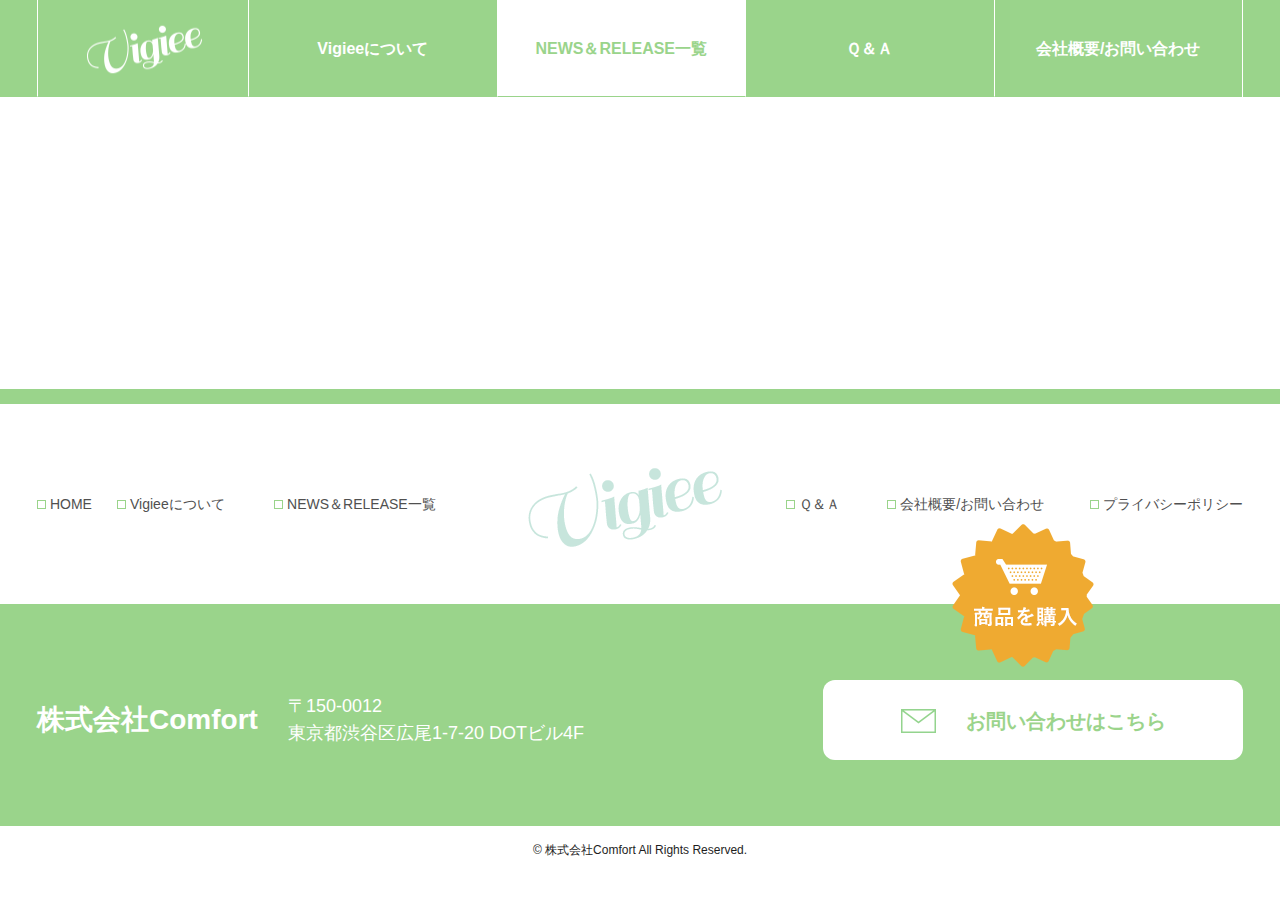
<file: news_detail.html>
<!DOCTYPE html>
<html>
	<head>
		<meta charset="UTF-8">
		<meta name="viewport" content="width=device-width, initial-scale=1.0, minimum-scale=1.0, maximum-scale=1.0, user-scalable=no">
		<meta http-equiv="X-UA-Compatible" content="IE=edge,chrome=1">
		<title>NEWS&RELEASE詳細｜Vigiee(ビギー)</title>
		<meta name="keywords" content="Vigiee,ビギー,NEWS&RELEASE詳細,ニュース">
		<meta name="description" content="Vigiee(ビギー）のNEWS&RELEASE詳細ページです。">
		<meta http-equiv="Cache-Control" content="no-cache, no-store, must-revalidate">
		<meta http-equiv="Pragma" content="no-cache">
		<meta http-equiv="Expires" content="0">
		<link rel="shortcut icon" href="favicon.ico">
		<link rel="stylesheet" href="css/normalize.css">
		<link rel="stylesheet" href="css/animate.min.css">
		<link rel="stylesheet" href="css/global.css">
		<link rel="stylesheet" href="css/news.css">
		<!-- Global site tag (gtag.js) - Google Analytics -->
		<script async src="https://www.googletagmanager.com/gtag/js?id=UA-120219286-1"></script>
		<script>
			window.dataLayer = window.dataLayer || [];
			function gtag(){dataLayer.push(arguments);}
			gtag('js', new Date());
			gtag('config', 'UA-120219286-1');
		</script>
		<script src="js/password.js"></script>
	</head>
	<body>
		<header id="head">
			<div class="header wm">
				<div class="logo">
					<a href="index.html">
						<img src="img/logo_white.png">
					</a>
				</div>
				<nav id="nav">
					<ul class="nav">
						<li><a href="about.html">Vigieeについて</a></li>
						<li class="on"><a href="news.html">NEWS＆RELEASE一覧</a></li>
						<li><a href="faq.html">Ｑ＆Ａ</a></li>
						<li><a href="contact.html">会社概要/お問い合わせ</a></li>
					</ul>
					<div class="nbtn">
    					<a href="javascript:;"><span class="nbtn_icon"></span></a>
					</div>
					<div class="ncart">
    					<a href="javascript:;" class="cart"><img src="img/icon_cart.png"></a>
					</div>
				</nav>
				<!--<div class="head_icon">
					<a href="javascript:;" title="facebook"><img src="img/icon_facebook.png"></a>
					<a href="javascript:;" title="twitter"><img src="img/icon_twitter.png"></a>
					<a href="javascript:;" title="instagram"><img src="img/icon_instagram.png"></a>
				</div>-->
			</div>
		</header>
		
		<div id="main">
			
			<div class="content">
				<div class="wn">
					<div class="news_detail">
						<div class="nd_tit"></div>
						<div class="nd_date"></div>
						<div class="nd_content"></div>
					</div>
				</div>
			</div>
			
		</div>
		
		<footer id="foot">
			<div class="foot_btn">
				<a href="javascript:;" class="cart">
					<img src="img/foot_btn_cart.png">
				</a>
				<a href="javascript:;" id="top" class="img_replace">
					<img src="img/foot_btn_top.png">
					<img src="img/foot_btn_top_s.png">
				</a>
			</div>
			<div class="foot wm">
				<div class="foot_nav">
					<ul>
						<li>
							<i></i>
							<a href="index.html">HOME</a>
						</li>
						<li>
							<i></i>
							<a href="about.html">Vigieeについて</a>
						</li>
						<li>
							<i></i>
							<a href="news.html">NEWS＆RELEASE一覧</a>
						</li>
					</ul>
				</div>
				<div class="foot_logo">
					<a href="index.html">
						<img src="img/foot_logo.png">
					</a>
				</div>
				<div class="foot_nav">
					<ul>
						<li>
							<i></i>
							<a href="faq.html">Ｑ＆Ａ</a>
						</li>
						<li>
							<i></i>
							<a href="contact.html">会社概要/お問い合わせ</a>
						</li>
						<li>
							<i></i>
							<a href="privacy.html">プライバシーポリシー</a>
						</li>
					</ul>
				</div>
			</div>
			<div class="foot_info">
				<div class="wm">
					<div class="foot_contact">
						<h2>株式会社Comfort</h2>
						<p>〒150-0012<br>東京都渋谷区広尾1-7-20 DOTビル4F</p>
					</div>
					<div class="foot_email">
						<a href="contact.html">
							<img src="img/foot_icon_email.png">
							<b>お問い合わせはこちら</b>
						</a>
					</div>
				</div>
			</div>
			<div class="copyright">
				<p>&copy; 株式会社Comfort All Rights Reserved.</p>
			</div>
		</footer>
		
		<div id="panel"></div>
		
		<script type="text/javascript" src="//webfonts.xserver.jp/js/xserver.js"></script>
		<script src="js/jquery-3.3.1.min.js"></script>
		<script src="js/global.js"></script>
		<script src="js/animate.js"></script>
		<script src="js/constraint.js"></script>
		<script>
			$(function(){
				if ($_GET['id']) {
					var id = $_GET['id'];
						$.get("wordpress/?page_id=2&id="+id, function (data) {
	                	var detail = data.data.detail;
	                	$('.nd_tit').text(detail.title);
	                	$('.nd_date').text('[' + detail.date + ']');
	                	$('.nd_content').html(detail.content);
	                });
				}
			});
		</script>
	</body>
</html>
</file>
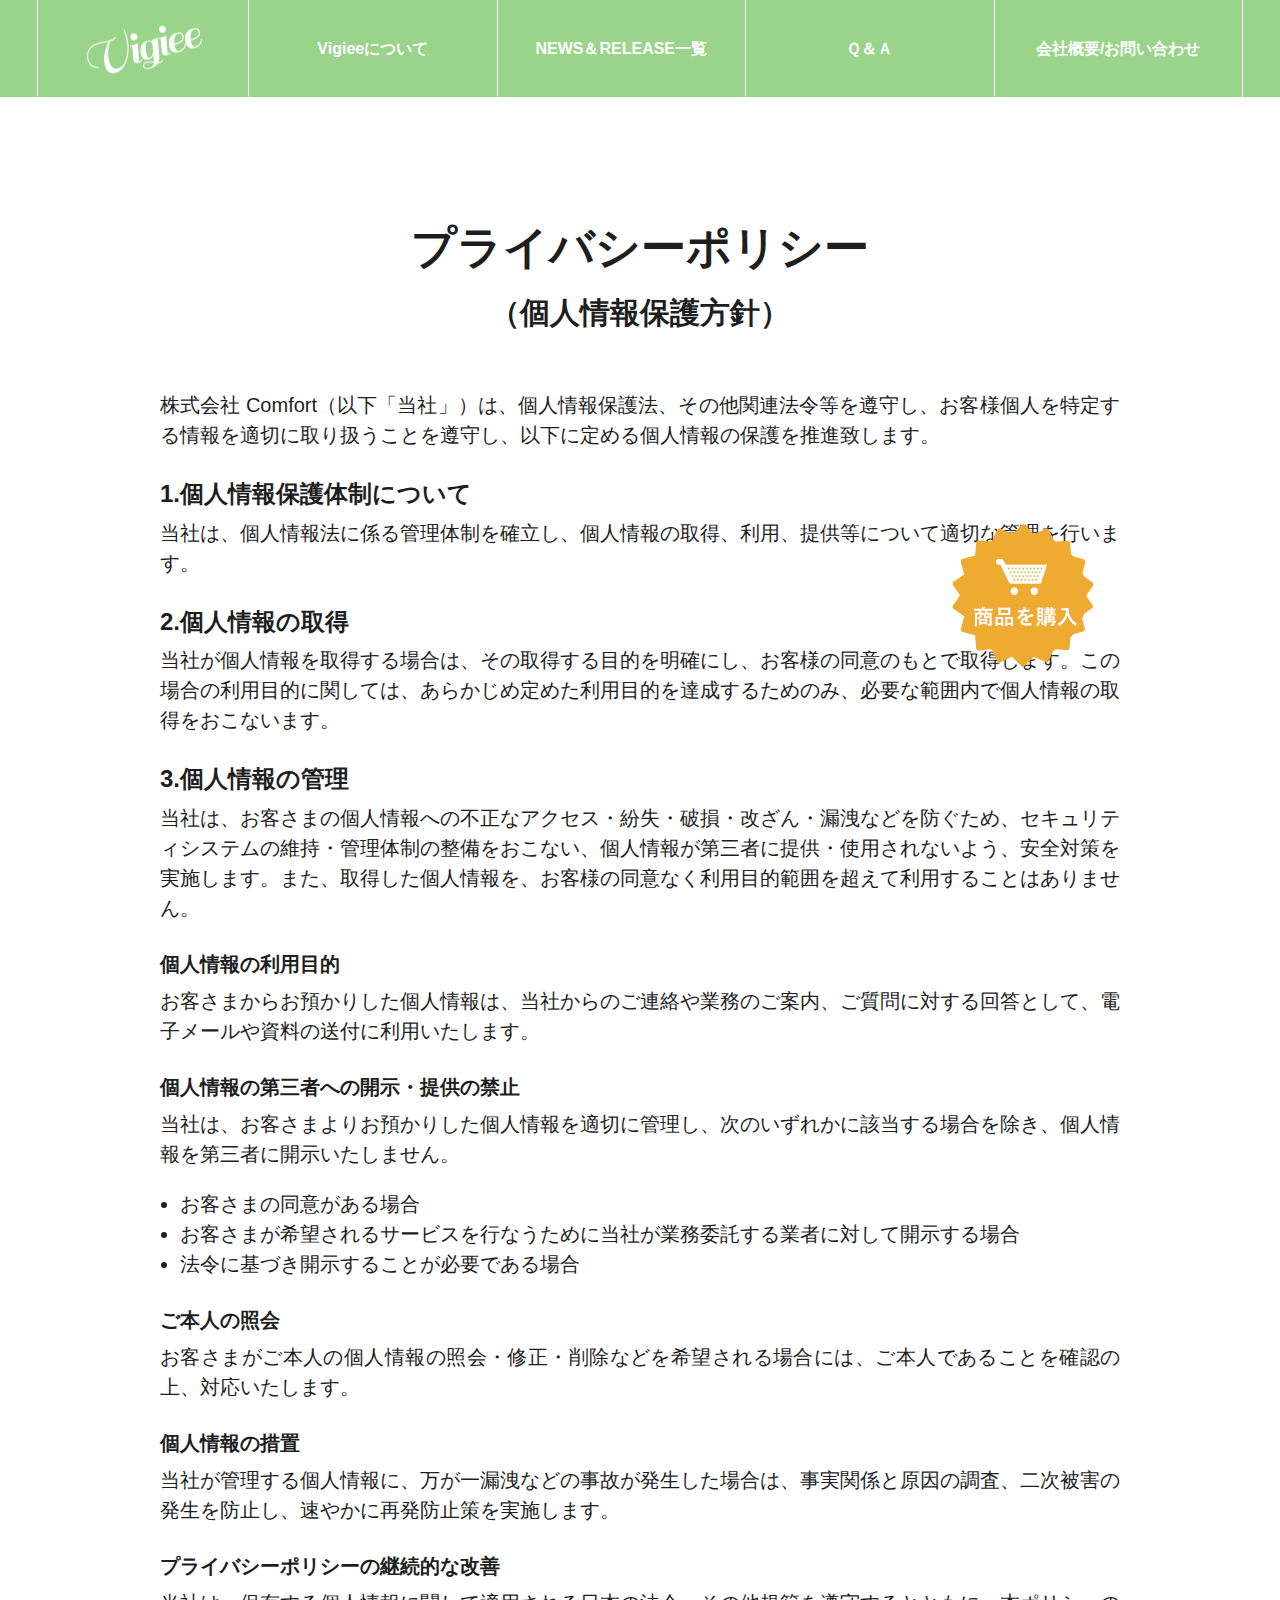
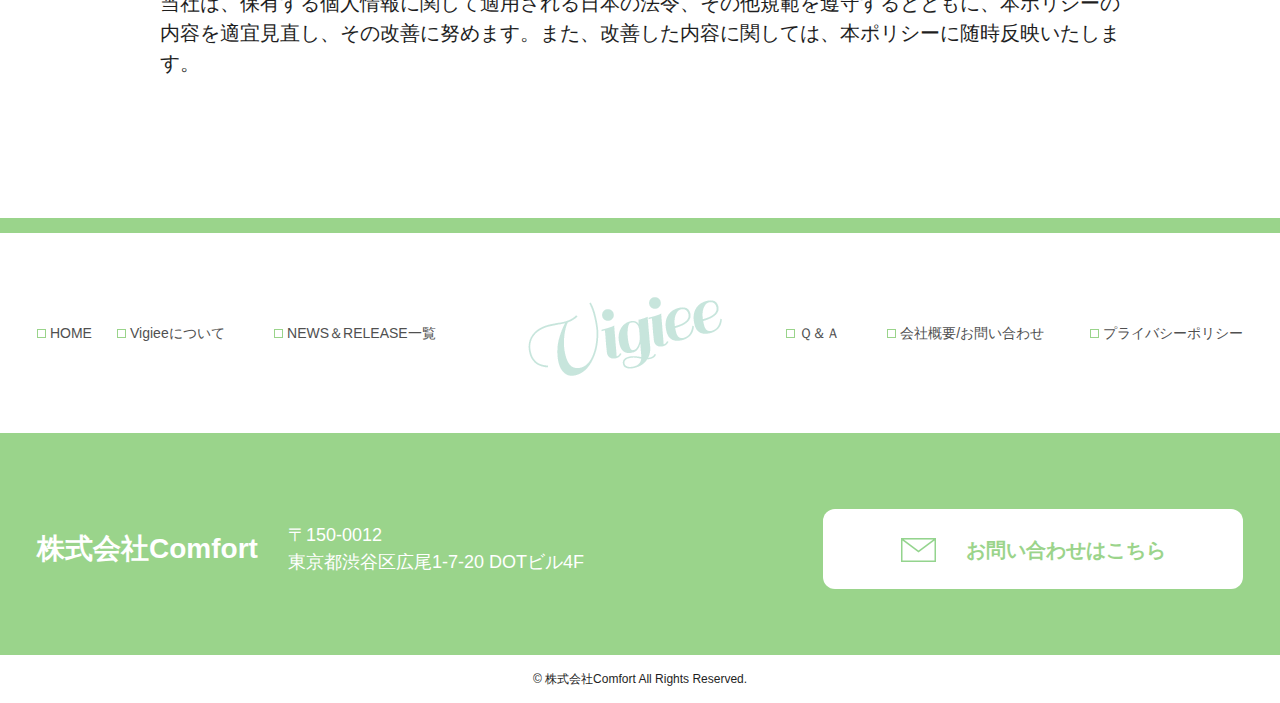
<file: privacy.html>
<!DOCTYPE html>
<html>
	<head>
		<meta charset="UTF-8">
		<meta name="viewport" content="width=device-width, initial-scale=1.0, minimum-scale=1.0, maximum-scale=1.0, user-scalable=no">
		<meta http-equiv="X-UA-Compatible" content="IE=edge,chrome=1">
		<title>プライバシーポリシー｜Vigiee(ビギー)</title>
		<meta name="keywords" content="Vigiee,ビギー,プライバシーポリシー,privacy policy">
		<meta name="description" content="Vigiee(ビギー）のプライバシーポリシーページです。">
		<meta http-equiv="Cache-Control" content="no-cache, no-store, must-revalidate">
		<meta http-equiv="Pragma" content="no-cache">
		<meta http-equiv="Expires" content="0">
		<link rel="shortcut icon" href="favicon.ico">
		<link rel="stylesheet" href="css/normalize.css">
		<link rel="stylesheet" href="css/animate.min.css">
		<link rel="stylesheet" href="css/global.css">
		<link rel="stylesheet" href="css/privacy.css">
		<!-- Global site tag (gtag.js) - Google Analytics -->
		<script async src="https://www.googletagmanager.com/gtag/js?id=UA-120219286-1"></script>
		<script>
			window.dataLayer = window.dataLayer || [];
			function gtag(){dataLayer.push(arguments);}
			gtag('js', new Date());
			gtag('config', 'UA-120219286-1');
		</script>
		<script src="js/password.js"></script>
	</head>
	<body>
		<header id="head">
			<div class="header wm">
				<div class="logo">
					<a href="index.html">
						<img src="img/logo_white.png">
					</a>
				</div>
				<nav id="nav">
					<ul class="nav">
						<li><a href="about.html">Vigieeについて</a></li>
						<li><a href="news.html">NEWS＆RELEASE一覧</a></li>
						<li><a href="faq.html">Ｑ＆Ａ</a></li>
						<li><a href="contact.html">会社概要/お問い合わせ</a></li>
					</ul>
					<div class="nbtn">
    					<a href="javascript:;"><span class="nbtn_icon"></span></a>
					</div>
					<div class="ncart">
    					<a href="javascript:;" class="cart"><img src="img/icon_cart.png"></a>
					</div>
				</nav>
				<!--<div class="head_icon">
					<a href="javascript:;" title="facebook"><img src="img/icon_facebook.png"></a>
					<a href="javascript:;" title="twitter"><img src="img/icon_twitter.png"></a>
					<a href="javascript:;" title="instagram"><img src="img/icon_instagram.png"></a>
				</div>-->
			</div>
		</header>
		
		<div id="main">
			
			<div class="content">
				<div class="wn">
					<div class="privacy">
						<div class="privacy_tit">
							<h1>プライバシーポリシー</h1>
							<h2>（個人情報保護方針）</h2>
						</div>
						<div class="privacy_main">
							<p>株式会社 Comfort（以下「当社」）は、個人情報保護法、その他関連法令等を遵守し、お客様個人を特定する情報を適切に取り扱うことを遵守し、以下に定める個人情報の保護を推進致します。</p>
							<h3>1.個人情報保護体制について</h3>
							<p>当社は、個人情報法に係る管理体制を確立し、個人情報の取得、利用、提供等について適切な管理を行います。</p>
							<h3>2.個人情報の取得</h3>
							<p>当社が個人情報を取得する場合は、その取得する目的を明確にし、お客様の同意のもとで取得します。この場合の利用目的に関しては、あらかじめ定めた利用目的を達成するためのみ、必要な範囲内で個人情報の取得をおこないます。</p>
							<h3>3.個人情報の管理</h3>
							<p>当社は、お客さまの個人情報への不正なアクセス・紛失・破損・改ざん・漏洩などを防ぐため、セキュリティシステムの維持・管理体制の整備をおこない、個人情報が第三者に提供・使用されないよう、安全対策を実施します。また、取得した個人情報を、お客様の同意なく利用目的範囲を超えて利用することはありません。</p>
							<h4>個人情報の利用目的</h4>
							<p>お客さまからお預かりした個人情報は、当社からのご連絡や業務のご案内、ご質問に対する回答として、電子メールや資料の送付に利用いたします。</p>
							<h4>個人情報の第三者への開示・提供の禁止</h4>
							<p>当社は、お客さまよりお預かりした個人情報を適切に管理し、次のいずれかに該当する場合を除き、個人情報を第三者に開示いたしません。</p>
							<ul>
								<li>お客さまの同意がある場合</li>
								<li>お客さまが希望されるサービスを行なうために当社が業務委託する業者に対して開示する場合</li>
								<li>法令に基づき開示することが必要である場合</li>
							</ul>
							<h4>ご本人の照会</h4>
							<p>お客さまがご本人の個人情報の照会・修正・削除などを希望される場合には、ご本人であることを確認の上、対応いたします。</p>
							<h4>個人情報の措置</h4>
							<p>当社が管理する個人情報に、万が一漏洩などの事故が発生した場合は、事実関係と原因の調査、二次被害の発生を防止し、速やかに再発防止策を実施します。</p>
							<h4>プライバシーポリシーの継続的な改善</h4>
							<p>当社は、保有する個人情報に関して適用される日本の法令、その他規範を遵守するとともに、本ポリシーの内容を適宜見直し、その改善に努めます。また、改善した内容に関しては、本ポリシーに随時反映いたします。</p>
						</div>
					</div>
				</div>
			</div>
			
		</div>
		
		<footer id="foot">
			<div class="foot_btn">
				<a href="javascript:;" class="cart">
					<img src="img/foot_btn_cart.png">
				</a>
				<a href="javascript:;" id="top" class="img_replace">
					<img src="img/foot_btn_top.png">
					<img src="img/foot_btn_top_s.png">
				</a>
			</div>
			<div class="foot wm">
				<div class="foot_nav">
					<ul>
						<li>
							<i></i>
							<a href="index.html">HOME</a>
						</li>
						<li>
							<i></i>
							<a href="about.html">Vigieeについて</a>
						</li>
						<li>
							<i></i>
							<a href="news.html">NEWS＆RELEASE一覧</a>
						</li>
					</ul>
				</div>
				<div class="foot_logo">
					<a href="index.html">
						<img src="img/foot_logo.png">
					</a>
				</div>
				<div class="foot_nav">
					<ul>
						<li>
							<i></i>
							<a href="faq.html">Ｑ＆Ａ</a>
						</li>
						<li>
							<i></i>
							<a href="contact.html">会社概要/お問い合わせ</a>
						</li>
						<li>
							<i></i>
							<a href="privacy.html">プライバシーポリシー</a>
						</li>
					</ul>
				</div>
			</div>
			<div class="foot_info">
				<div class="wm">
					<div class="foot_contact">
						<h2>株式会社Comfort</h2>
						<p>〒150-0012<br>東京都渋谷区広尾1-7-20 DOTビル4F</p>
					</div>
					<div class="foot_email">
						<a href="contact.html">
							<img src="img/foot_icon_email.png">
							<b>お問い合わせはこちら</b>
						</a>
					</div>
				</div>
			</div>
			<div class="copyright">
				<p>&copy; 株式会社Comfort All Rights Reserved.</p>
			</div>
		</footer>
		
		<div id="panel"></div>

		<script type="text/javascript" src="//webfonts.xserver.jp/js/xserver.js"></script>
		<script src="js/jquery-3.3.1.min.js"></script>
		<script src="js/global.js"></script>
		<script src="js/animate.js"></script>
		<script src="js/constraint.js"></script>
	</body>
</html>
</file>
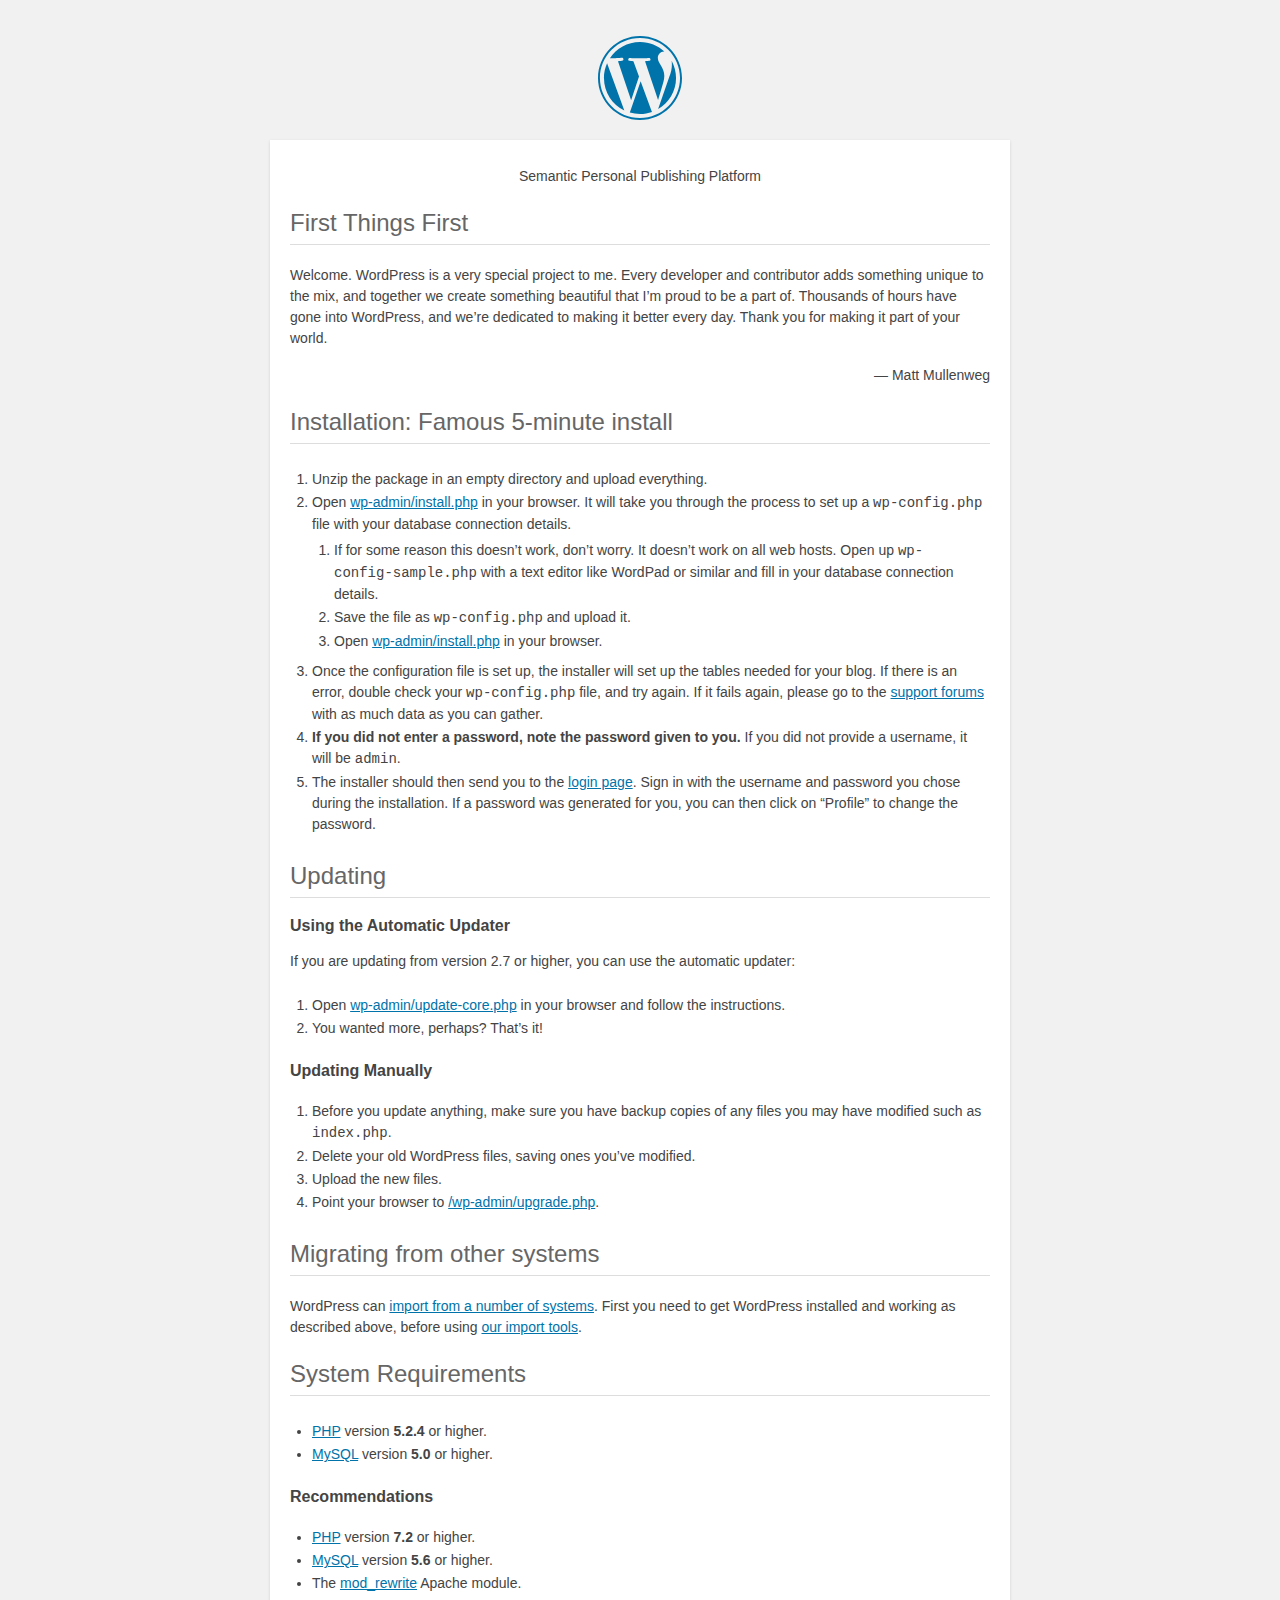
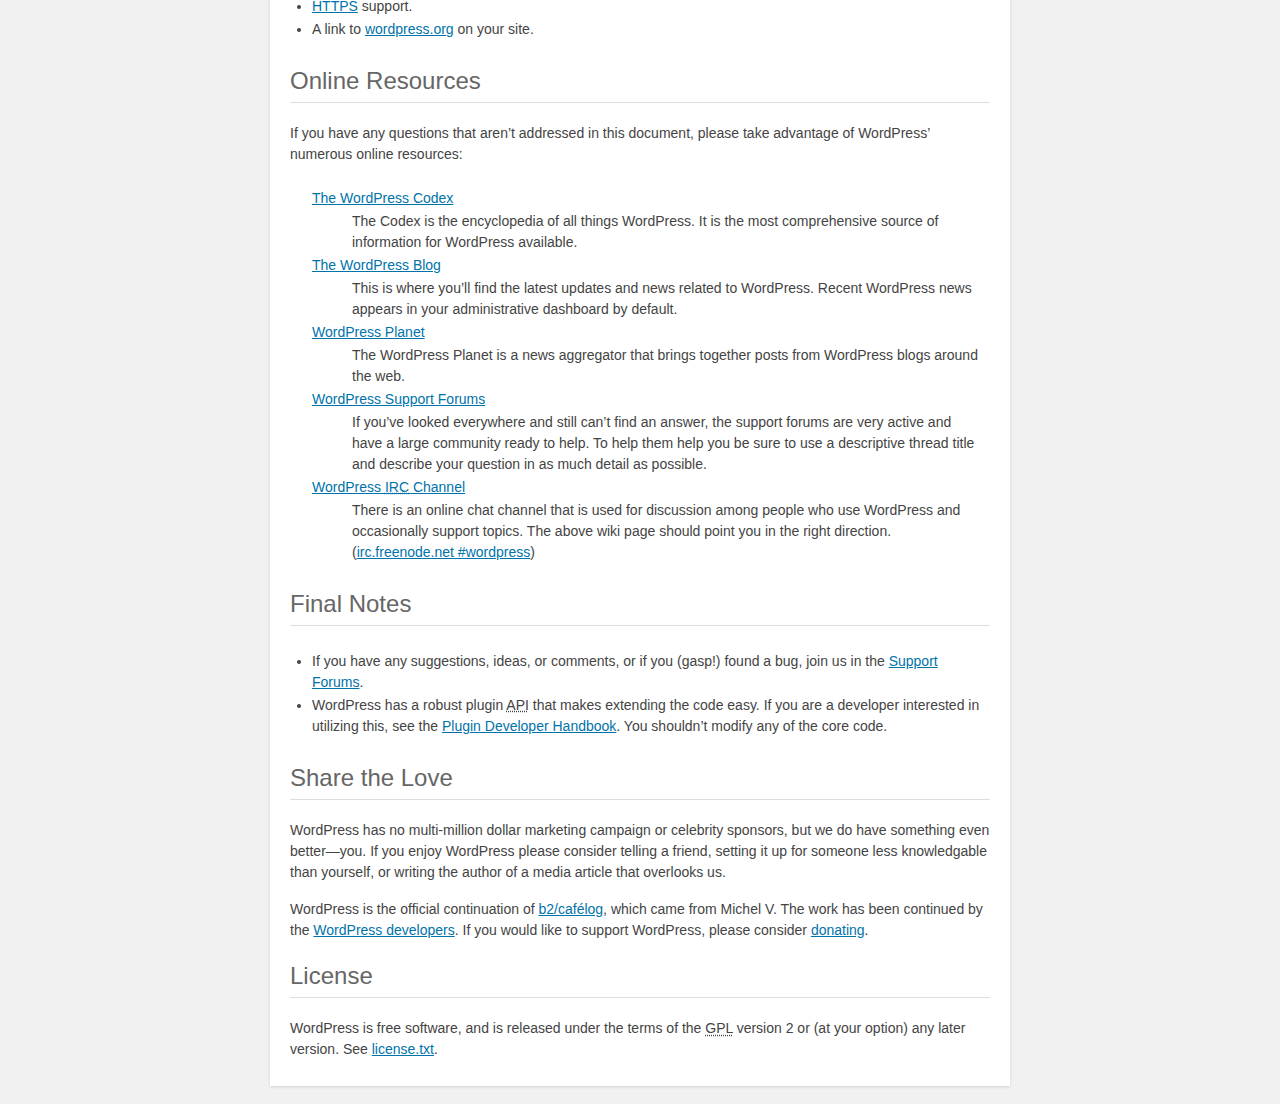
<file: wordpress/readme.html>
<!DOCTYPE html>
<html>
<head>
	<meta name="viewport" content="width=device-width" />
	<meta http-equiv="Content-Type" content="text/html; charset=utf-8" />
	<title>WordPress &#8250; ReadMe</title>
	<link rel="stylesheet" href="wp-admin/css/install.css?ver=20100228" type="text/css" />
</head>
<body>
<h1 id="logo">
	<a href="https://wordpress.org/"><img alt="WordPress" src="wp-admin/images/wordpress-logo.png" /></a>
</h1>
<p style="text-align: center">Semantic Personal Publishing Platform</p>

<h2>First Things First</h2>
<p>Welcome. WordPress is a very special project to me. Every developer and contributor adds something unique to the mix, and together we create something beautiful that I&#8217;m proud to be a part of. Thousands of hours have gone into WordPress, and we&#8217;re dedicated to making it better every day. Thank you for making it part of your world.</p>
<p style="text-align: right">&#8212; Matt Mullenweg</p>

<h2>Installation: Famous 5-minute install</h2>
<ol>
	<li>Unzip the package in an empty directory and upload everything.</li>
	<li>Open <span class="file"><a href="wp-admin/install.php">wp-admin/install.php</a></span> in your browser. It will take you through the process to set up a <code>wp-config.php</code> file with your database connection details.
		<ol>
			<li>If for some reason this doesn&#8217;t work, don&#8217;t worry. It doesn&#8217;t work on all web hosts. Open up <code>wp-config-sample.php</code> with a text editor like WordPad or similar and fill in your database connection details.</li>
			<li>Save the file as <code>wp-config.php</code> and upload it.</li>
			<li>Open <span class="file"><a href="wp-admin/install.php">wp-admin/install.php</a></span> in your browser.</li>
		</ol>
	</li>
	<li>Once the configuration file is set up, the installer will set up the tables needed for your blog. If there is an error, double check your <code>wp-config.php</code> file, and try again. If it fails again, please go to the <a href="https://wordpress.org/support/" title="WordPress support">support forums</a> with as much data as you can gather.</li>
	<li><strong>If you did not enter a password, note the password given to you.</strong> If you did not provide a username, it will be <code>admin</code>.</li>
	<li>The installer should then send you to the <a href="wp-login.php">login page</a>. Sign in with the username and password you chose during the installation. If a password was generated for you, you can then click on &#8220;Profile&#8221; to change the password.</li>
</ol>

<h2>Updating</h2>
<h3>Using the Automatic Updater</h3>
<p>If you are updating from version 2.7 or higher, you can use the automatic updater:</p>
<ol>
	<li>Open <span class="file"><a href="wp-admin/update-core.php">wp-admin/update-core.php</a></span> in your browser and follow the instructions.</li>
	<li>You wanted more, perhaps? That&#8217;s it!</li>
</ol>

<h3>Updating Manually</h3>
<ol>
	<li>Before you update anything, make sure you have backup copies of any files you may have modified such as <code>index.php</code>.</li>
	<li>Delete your old WordPress files, saving ones you&#8217;ve modified.</li>
	<li>Upload the new files.</li>
	<li>Point your browser to <span class="file"><a href="wp-admin/upgrade.php">/wp-admin/upgrade.php</a>.</span></li>
</ol>

<h2>Migrating from other systems</h2>
<p>WordPress can <a href="https://codex.wordpress.org/Importing_Content">import from a number of systems</a>. First you need to get WordPress installed and working as described above, before using <a href="wp-admin/import.php" title="Import to WordPress">our import tools</a>.</p>

<h2>System Requirements</h2>
<ul>
	<li><a href="https://secure.php.net/">PHP</a> version <strong>5.2.4</strong> or higher.</li>
	<li><a href="https://www.mysql.com/">MySQL</a> version <strong>5.0</strong> or higher.</li>
</ul>

<h3>Recommendations</h3>
<ul>
	<li><a href="https://secure.php.net/">PHP</a> version <strong>7.2</strong> or higher.</li>
	<li><a href="https://www.mysql.com/">MySQL</a> version <strong>5.6</strong> or higher.</li>
	<li>The <a href="https://httpd.apache.org/docs/2.2/mod/mod_rewrite.html">mod_rewrite</a> Apache module.</li>
	<li><a href="https://wordpress.org/news/2016/12/moving-toward-ssl/">HTTPS</a> support.</li>
	<li>A link to <a href="https://wordpress.org/">wordpress.org</a> on your site.</li>
</ul>

<h2>Online Resources</h2>
<p>If you have any questions that aren&#8217;t addressed in this document, please take advantage of WordPress&#8217; numerous online resources:</p>
<dl>
	<dt><a href="https://codex.wordpress.org/">The WordPress Codex</a></dt>
		<dd>The Codex is the encyclopedia of all things WordPress. It is the most comprehensive source of information for WordPress available.</dd>
	<dt><a href="https://wordpress.org/news/">The WordPress Blog</a></dt>
		<dd>This is where you&#8217;ll find the latest updates and news related to WordPress. Recent WordPress news appears in your administrative dashboard by default.</dd>
	<dt><a href="https://planet.wordpress.org/">WordPress Planet</a></dt>
		<dd>The WordPress Planet is a news aggregator that brings together posts from WordPress blogs around the web.</dd>
	<dt><a href="https://wordpress.org/support/">WordPress Support Forums</a></dt>
		<dd>If you&#8217;ve looked everywhere and still can&#8217;t find an answer, the support forums are very active and have a large community ready to help. To help them help you be sure to use a descriptive thread title and describe your question in as much detail as possible.</dd>
	<dt><a href="https://codex.wordpress.org/IRC">WordPress <abbr title="Internet Relay Chat">IRC</abbr> Channel</a></dt>
		<dd>There is an online chat channel that is used for discussion among people who use WordPress and occasionally support topics. The above wiki page should point you in the right direction. (<a href="irc://irc.freenode.net/wordpress">irc.freenode.net #wordpress</a>)</dd>
</dl>

<h2>Final Notes</h2>
<ul>
	<li>If you have any suggestions, ideas, or comments, or if you (gasp!) found a bug, join us in the <a href="https://wordpress.org/support/">Support Forums</a>.</li>
	<li>WordPress has a robust plugin <abbr title="application programming interface">API</abbr> that makes extending the code easy. If you are a developer interested in utilizing this, see the <a href="https://developer.wordpress.org/plugins/">Plugin Developer Handbook</a>. You shouldn&#8217;t modify any of the core code.</li>
</ul>

<h2>Share the Love</h2>
<p>WordPress has no multi-million dollar marketing campaign or celebrity sponsors, but we do have something even better&#8212;you. If you enjoy WordPress please consider telling a friend, setting it up for someone less knowledgable than yourself, or writing the author of a media article that overlooks us.</p>

<p>WordPress is the official continuation of <a href="http://cafelog.com/">b2/caf&#233;log</a>, which came from Michel V. The work has been continued by the <a href="https://wordpress.org/about/">WordPress developers</a>. If you would like to support WordPress, please consider <a href="https://wordpress.org/donate/" title="Donate to WordPress">donating</a>.</p>

<h2>License</h2>
<p>WordPress is free software, and is released under the terms of the <abbr title="GNU General Public License">GPL</abbr> version 2 or (at your option) any later version. See <a href="license.txt">license.txt</a>.</p>

</body>
</html>
</file>
<file: css/global.css>
@charset "utf-8";

/* wp */
.alignleft {
	display: inline;
	float: left;
	margin-right: 1.5em;
}

.alignright {
	display: inline;
	float: right;
	margin-left: 1.5em;
}

.aligncenter {
	clear: both;
	display: block;
	margin-left: auto;
	margin-right: auto;
}
/* wp ed */

/* common */

html {
	font-size: 62.5%; 
}

body {
	font-size: 1.4rem;
	font-family: "游ゴシック", YuGothic, "ヒラギノ角ゴ Pro", "Hiragino Kaku Gothic Pro", "メイリオ", "Meiryo", sans-serif;
	font-weight: 500;
}

.wm {
	position: relative;
	width: 1206px;
	margin: 0 auto;
}

.wn {
	position: relative;
	width: 1000px;
	margin: 0 auto;
}

.clear:after {
	display: block;
	content: "clear";
	width: 0;
	height: 0;
	clear: both;
	overflow: hidden;
	visibility: hidden;
}

/* common ed */

/* head */

#head {
	position: fixed;
	z-index: 999;
	left: 0;
	top: 0;
	width: 100%;
	height: 97px;
	background: #9AD48B;
	border-bottom: 2px solid #FFF;
}

.header {
	height: 97px;
}

.logo {
	float: left;
	display: inline-block;
	width: 210px;
	height: calc(100% - 1px);
	border-left: 1px solid #FFF;
	border-right: 1px solid #FFF;
	border-bottom: 1px solid transparent;
}

.logo a {
	position: relative;
	display: block;
	width: 100%;
	height: 100%;
}

.logo a:hover {
	background: rgba(255, 255, 255, 0.1);
}

.logo a img {
	display: block;
	width: 100%;
	height: 100%;
}

.logo a img:first-child {
	display: none;
}

.logo a img:last-child {
	display: block;
}

.logo .on img:first-child {
	display: block;
}

.logo .on img:last-child {
	display: none;
}

#nav {
	float: left;
	display: inline-block;
	width: calc(100% - 210px - 156px - 4px);
	width: calc(100% - 210px - 3px);
	border-right: 1px solid #FFF;
}

.nav {
	width: 100%;
	height: 100%;
}

.nav li {
	float: left;
	display: inline-block;
	width: calc((100% - 3px) / 4);
	height: 96px;
	border-left: 1px solid #FFF;
	border-bottom: 1px solid transparent;
	overflow: hidden;
}

.nav li:first-child {
	border: 0 none;
}

.nav li a {
	display: block;
	width: 100%;
	height: 100%;
	font-size: 1.6rem;
	line-height: 97px;
	font-weight: bold;
	text-align: center;
	text-decoration: none;
	color: #FFF;
	overflow: hidden;
}

.nav li a:hover {
	background: rgba(255, 255, 255, 0.1);
}

.nav .on {
	border-bottom: 1px solid #9AD48B;
}

.nav .on a, .nav .on a:hover {
	color: #9AD48B;
	background: #FFF;
}

.nbtn {
	display: none;
}

.ncart {
	display: none;
}

.head_icon {
	float: left;
	display: inline-block;
	width: 156px;
	height: 32px;
	padding: 32px 0 33px;
	font-size: 0;
	text-align: center;
	border-left: 1px solid #FFF;
	border-right: 1px solid #FFF;
}

.head_icon a {
	display: inline-block;
	width: 32px;
	height: 32px;
	margin: 0 5px;
	background: rgba(255, 255, 255, 1);
	border-radius: 50%;
}

.head_icon a:hover {
	background: rgba(255, 255, 255, 0.9);
}

.head_icon a img {
	display: block;
	width: 100%;
	height: 100%;
}

/* head ed */

/* main */

#main {
	min-height: 200px;
	padding: 99px 0 0;
}

/* main ed */

/* foot */

#foot {
	position: relative;
	font-family: "Meiryo", "Meiryo-a", "游ゴシック", YuGothic, "ヒラギノ角ゴ Pro", "Hiragino Kaku Gothic Pro", "メイリオ", sans-serif;
	border-top: 15px solid #9AD48B;
}

.foot_btn {
	position: fixed;
	z-index: 998;
	right: 186px;
	width: 142px;
}

.foot_btn a {
	display: block;
	margin: 50px 0 0;
}

.foot_btn a img {
	display: block;
	width: 100%;
}

.foot_btn a:hover {
	opacity: 0.9;
}

#top {
	visibility: hidden;
}

.foot {
	height: 100px;
	padding: 50px 0;
}

.foot_logo {
	float: left;
	display: inline-block;
	width: 240px;
	height: 100%;
	margin: 0 10px;
}

.foot_logo a, .foot_logo a img {
	display: block;
	width: 100%;
	height: 100%;
}

.foot_nav {
	float: left;
	display: inline-block;
	width: calc(50% - 130px);
	height: 100%;
}

.foot .foot_nav:last-child {
	text-align: right;
}

.foot_nav ul {
	display: table;
	width: 100%;
	height: 100%;
}

.foot_nav ul li {
	display: table-cell;
	height: 100%;
	line-height: 100px;
}

.foot_nav ul li i {
	display: inline-block;
	width: 7px;
	height: 7px;
	border: 1px solid #9AD48B;
}

.foot_nav ul li a {
	font-size: 1.4rem;
	color: #505050;
	text-decoration: none;
}

.foot_nav ul li a:hover {
	color: #9AD48B;
}

.foot_info {
	height: 80px;
	padding: 76px 0 66px;
	background: #9AD48B;
}

.foot_contact {
	float: left;
	display: table;
	width: calc(100% - 420px);
	height: 80px;
	flex: 1 0 0;
	color: #FFF;
}

.foot_contact h2 {
	display: table-cell;
	width: 100px;
	padding: 0 30px 0 0;
	font-size: 2.8rem;
	vertical-align: middle;
	word-break: keep-all;
}

.foot_contact p {
	display: table-cell;
	font-size: 1.8rem;
	line-height: 1.5;
	vertical-align: middle;
}

.foot_email {
	float: left;
	display: inline-block;
	width: 420px;
}

.foot_email a {
	display: block;
	height: 80px;
	font-size: 0;
	text-decoration: none;
	text-align: center;
	color: #9BD48B;
	background: rgba(255, 255, 255, 1);
	border-radius: 12px;
}

.foot_email a:hover {
	background: rgba(255, 255, 255, 0.9);
}

.foot_email a img {
	display: inline-block;
	height: 100%;
	margin: 0 30px 0 0;
}

.foot_email a b {
	display: inline-block;
	font-size: 2rem;
	line-height: 82px;
	line-height: 84px\0;
	vertical-align: top;
}

.copyright {
}

.copyright p {
	padding: 12px;
	font-size: 1.2rem;
	line-height: 2;
	text-align: center;
	color: #1E1E1E;
}

.img_replace {
	position: relative;
}

.img_replace img:first-child {
	display: block;
}

.img_replace img:last-child {
	display: none;
}

.br span {
	display: block;
}

.br br {
	display: none;
}

.content {
	padding: 100px 0 120px;
}

.sub_tit {
	font-family: "Jun 501", "メイリオ";
	font-size: 6rem;
	line-height: 2;
	text-align: center;
	color: #1E1E1E;
}

.sub_tit small {
	font-size: 4rem;
}

#cart {
	position: fixed;
	z-index: 999;
	display: none;
	left: 50%;
	top: 50%;
	width: 924px;
	padding: 84px 141px 136px;
	text-align: center;
	background: rgba(0, 0, 0, 0.8);
	border-radius: 20px;
	transform: translate(-50%, -50%);
	-ms-transform: translate(-50%, -50%);
	-moz-transform: translate(-50%, -50%);
	-webkit-transform: translate(-50%, -50%);
}

#cart .cart_close {
	position: absolute;
	right: 0;
	top: 0;
	width: 60px;
	height: 60px;
}

#cart .cart_close a {
	display: block;
	width: 100%;
	height: 100%;
	border-radius: 0 20px 0 0;
}

#cart .cart_close a:before, #cart .cart_close a:after {
	display: block;
	content: "";
	position: absolute;
	top: 50%;
	left: 50%;
	width: 40px;
	height: 4px;
	margin: 0 0 0 -20px;
	background: #CCC;
	cursor: pointer;
}

#cart .cart_close a:before {
	transform: rotate(-45deg);
	-ms-transform: rotate(-45deg);
	-moz-transform: rotate(-45deg);
	-webkit-transform: rotate(-45deg);
}

#cart .cart_close a:after {
	transform: rotate(-135deg);
	-ms-transform: rotate(-135deg);
	-moz-transform: rotate(-135deg);
	-webkit-transform: rotate(-135deg);
}

#cart .cart_close a:hover {
	background: rgba(255, 255, 255, 0.2);
}

#cart h2 {
	margin: 0 0 100px;
	font-size: 4.5rem;
	line-height: 134px;
	font-weight: bold;
	color: #FFF;
	border-bottom: 6px solid #EFAA31;
}

#cart p {
	display: table;
	width: 100%;
	font-size: 0;
}

#cart p a {
	display: table-cell;
	width: 292px;
}

#cart p a:nth-child(2) {
	padding: 0 24px;
}

#cart p a img {
	display: block;
	width: 100%;
}

/* foot ed */

@media (min-width: 1021px) and (max-width: 1226px) {
	.wm {
		width: auto;
	}
	
	#head, .header {
		height: 78px;
	}
	
	.logo {
		width: 168px;
	}
	
	#nav {
		width: calc(100% - 168px - 144px - 4px);
		width: calc(100% - 168px - 3px);
	}
	
	.nav li {
		height: 77px;
	}
	
	.nav li a {
		font-size: 1.4rem;
		line-height: 78px;
	}
	
	.head_icon {
		width: 144px;
		padding: 23px 0;
	}
	
	#main {
		padding: 80px 0 0;
	}
	
	.foot_btn {
		right: 20px;
	}
	
	.foot {
		padding-left: 10px;
		padding-right: 10px;
	}
	
	.foot_nav {
		width: calc(50% - 106px);
	}
	
	.foot_logo {
		width: 192px;
	}
	
	.foot_info {
		padding-left: 20px;
		padding-right: 20px;
	}
	
	.foot_contact {
		width: calc(100% - 360px);
	}
	
	.foot_email {
		width: 360px;
	}
	
	#cart {
		padding: 60px 80px;
		width: calc(100% - 200px);
	}
	
	#cart h2 {
		margin: 0 0 60px;
	}
}

@media (min-width: 768px) and (max-width: 1020px) {
	.wm {
		width: auto;
	}
	
	.wn {
		width: auto;
	}
	
	#head, .header {
		height: 60px;
	}
	
	.logo {
		width: 130px;
	}
	
	#nav {
		width: calc(100% - 130px - 108px - 4px);
		width: calc(100% - 130px - 3px);
		border: 0 none;
	}
	
	.nav {
		display: table;
	}
	
	.nav li {
		float: none;
		display: table-cell;
		height: 59px;
	}
	
	.nav li a {
		font-size: 1.4rem;
		line-height: 59px;
	}
	
	.head_icon {
		width: 108px;
		height: 24px;
		padding: 18px 0;
	}
	
	.head_icon a {
		width: 24px;
		height: 24px;
	}
	
	#main {
		padding: 62px 0 0;
	}
	
	.foot {
		height: auto;
		padding: 10px;
	}

	.foot:after {
		display: block;
		content: "clear";
		width: 0;
		height: 0;
		clear: both;
		overflow: hidden;
		visibility: hidden;
	}
	
	.foot .foot_nav:last-child {
		text-align: left;
	}
	
	.foot_btn {
		right: 20px;
		width: 80px;
	}
	
	.foot_btn a {
		margin: 20px 0 0;
	}
	
	.foot_nav {
		width: calc(50% - 106px);
		height: auto;
	}
	
	.foot_nav ul {
		display: block;
		width: auto;
		padding: 0 20px;
	}
	
	.foot_nav ul li {
		display: block;
		height: auto;
		line-height: 3;
	}
	
	.foot_logo {
		width: 192px;
		padding: 20px 0 0;
	}
	
	.foot_logo a {
		height: auto;
	}
	
	.foot_info {
		height: auto;
		padding: 40px 20px;
	}

	.foot_info:after {
		display: block;
		content: "clear";
		width: 0;
		height: 0;
		clear: both;
		overflow: hidden;
		visibility: hidden;
	}
	
	.foot_email {
		width: 280px;
	}
	
	.foot_email a {
		height: 60px;
	}
	
	.foot_email a img {
		margin: 0 10px 0 0;
	}
	
	.foot_email a b {
		font-size: 1.8rem;
		line-height: 60px;
	}
	
	.foot_contact {
		width: calc(100% - 280px);
		height: 60px;
	}
	
	.foot_contact h2 {
		padding: 0 10px 0 0;
		font-size: 2.4rem;
	}
	
	.foot_contact p {
		font-size: 1.4rem;
	}
	
	.br span {
		display: inline;
	}
	
	.br br {
		display: block;
	}
	
	.cpct.br span {
		display: block;
	}
	
	.cpct.br br {
		display: none;
	}
	
	.content {
		padding: 60px 20px;
	}
	
	.sub_tit {
		font-size: 4.2rem;
	}
	
	.sub_tit small {
		font-size: 2.8rem;
	}
	
	#cart {
		padding: 40px 60px;
		width: calc(100% - 160px);
	}
	
	#cart h2 {
		margin: 0 0 40px;
		font-size: 4rem;
		line-height: 80px;
	}
}

@media (max-width: 767px) {
	.wm {
		width: auto;
	}
	
	.wn {
		width: auto;
	}
	
	#head, .header {
		width: 100%;
		height: 48px;
	}
	
	.header {
		position: relative;
	}
	
	.logo {
		float: none;
		display: block;
		width: 104px;
		height: 48px;
		margin: 0 auto;
		border: 0 none;
	}
	
	.logo a {
		background: none !important;
	}
	
	.logo a img:first-child, .logo .on img:first-child {
		display: none;
	}
	
	.logo a img:last-child, .logo .on img:last-child {
		display: block;
	}
	
	#nav {
		position: absolute;
		right: 0;
		top: 0;
		width: auto;
		height: 48px;
		border: 0 none;
	}
	
	.nav {
		display: none;
	}
	
	.nbtn {
		position: relative;
		float: right;
		display: inline-block;
		width: 48px;
		height: 100%;
		cursor: pointer;
	}
	
	.nbtn_icon {
		display: block;
		position: absolute;
		top: 50%;
		left: 50%;
		width: 28px;
		height: 4px;
		margin: -2px 0 0 -14px;
		background: #FFF;
		transition: .2s;
	}
	
	.nbtn_icon:before,
	.nbtn_icon:after {
		display: block;
		content: "";
		position: absolute;
		top: 50%;
		left: 0;
		width: 28px;
		height: 4px;
		background: #FFF;
		transition: .3s;
	}
	
	.nbtn_icon:before {
		margin-top: -12px;
	}
	
	.nbtn_icon:after {
		margin-top: 8px;
	}
	
	.nbtn .close {
		background: transparent;
	}
	
	.nbtn .close:before,
	.nbtn .close:after {
		margin-top: 0;
	}
	
	.nbtn .close:before {
		transform: rotate(-45deg);
		-webkit-transform: rotate(-45deg);
	}
	
	.nbtn .close:after {
		transform: rotate(-135deg);
		-webkit-transform: rotate(-135deg);
	}
	
	#panel {
		position: fixed;
		display: none;
		z-index: 999;
		left: 0;
		top: 50px;
		width: 100%;
		height: calc(100% - 48px);
		background: #9AD48B;
		overflow: auto;
	}
	
	#panel ul li {
		display: block;
		border-bottom: 1px solid #FFF;
	}
	
	#panel ul li a {
		display: block;
		padding: 15px 20px;
		font-size: 1.6rem;
		text-decoration: none;
		color: #FFF;
	}
	
	.ncart {
		position: relative;
		float: right;
		display: inline-block;
		width: 48px;
		height: 100%;
	}
	
	.ncart a, .ncart a img {
		display: block;
		width: 100%;
		height: 100%;
	}
	
	.head_icon {
		display: none;
	}
	
	#main {
		padding: 50px 0 0;
	}
	
	#foot {
		/*border-top: 0 none;*/
	}
	
	.foot {
		height: auto;
		padding: 140px 20px 40px;
	}

	.foot:after {
		display: block;
		content: "clear";
		width: 0;
		height: 0;
		clear: both;
		overflow: hidden;
		visibility: hidden;
	}
	
	.foot_btn {
		/*display: table;
		right: 0;
		width: 100%;*/
		right: 10px;
		width: 42px;
	}
	
	.foot_btn a {
		margin: 20px 0 0;
	}
	
	.foot_btn .cart {
		display: none;
	}
	
	/*.foot_btn a {
		display: table-cell;
		width: 50%;
	}
	
	.foot_btn a:first-child {
		background: #EFAA31;
	}
	
	.foot_btn a:last-child {
		background: #94D48E;
	}*/
	
	.cart {
		display: none;
	}
	
	.foot_nav {
		width: 100%;
		height: auto;
	}
	
	.foot_nav ul {
		display: block;
		width: auto;
		padding: 0 0 0 12%;
	}
	
	.foot_nav ul li {
		display: block;
		height: auto;
		line-height: 1.8;
	}
	
	.foot_nav ul li a {
		font-size: 1.6rem;
	}
	
	.foot_nav ul li i {
		margin-right: 10px;
	}
	
	.foot .foot_nav:last-child {
		text-align: left;
	}
	
	.foot_logo {
		position: absolute;
		top: 0;
		left: 0;
		float: none;
		width: 100%;
		height: auto;
		padding: 20px 0;
		margin: 0;
		text-align: center;
	}
	
	.foot_logo a {
		display: inline-block;
		width: auto;
		height: auto;
	}
	
	.foot_logo a img {
		width: auto;
		max-width: 100%;
		height: auto;
	}
	
	.foot_info {
		height: auto;
		padding: 20px;
	}

	.foot_info:after {
		display: block;
		content: "clear";
		width: 0;
		height: 0;
		clear: both;
		overflow: hidden;
		visibility: hidden;
	}
	
	.foot_email {
		width: 100%;
	}
	
	.foot_email a {
		height: 60px;
	}
	
	.foot_email a img {
		margin: 0 10px 0 0;
	}
	
	.foot_email a b {
		font-size: 1.8rem;
		line-height: 60px;
	}
	
	.foot_contact {
		width: 100%;
		height: auto;
		padding: 0 0 20px;
	}
	
	.foot_contact h2 {
		display: none;
	}
	
	.foot_contact p {
		display: block;
		font-size: 1.6rem;
	}

	.img_replace img:first-child {
		display: none;
	}
	
	.img_replace img:last-child {
		display: block;
	}

	.br span {
		display: inline;
	}
	
	.br br {
		display: block;
	}
	
	.content {
		padding: 30px 20px 60px;
	}
	
	.sub_tit {
		font-size: 2.7rem;
	}
	
	.sub_tit small {
		font-size: 1.8rem;
	}
	
	#cart {
		padding: 40px;
		width: calc(100% - 100px);
	}
	
	#cart .cart_close {
		width: 40px;
		height: 40px;
	}
	
	#cart .cart_close a:before, #cart .cart_close a:after {
		width: 28px;
		height: 3px;
		margin: 0 0 0 -14px;
	}
	
	#cart h2 {
		margin: 0 0 20px;
		font-size: 2rem;
		line-height: 2;
	}
	
	#cart p {
		display: block;
	}
	
	#cart p a {
		display: block;
		width: 100%;
		margin: 0 0 10px;
	}
	
	#cart p a:nth-child(2) {
		padding: 0;
	}
}
</file>
<file: css/index.css>
@charset "utf-8";

.logo a {
	background: rgba(255, 255, 255, 1);
}

.logo a:hover {
	background: rgba(255, 255, 255, 0.9);
}

#main {
	width: 100%;
}

.banner {
	background: #FDE1F0;
}

.banner_box img {
	display: block;
	width: 100%;
}

.banner_img {
	position: relative;
}

.banner_img img {
	display: block;
	width: 100%;
}

.banner_info {
	position: absolute;
	left: 0;
	top: 50%;
	width: 100%;
	background: rgba(255, 255, 255, 0.7);
	transform: translate(0, -50%);
	-ms-transform: translate(0, -50%);
	-moz-transform: translate(0, -50%);
	-webkit-transform: translate(0, -50%);
}

.banner_info p {
	padding: 20px 20px 30px;
	font-family: "Jun 501", "メイリオ";
	font-size: 5.5rem;
	line-height: 1;
	text-align: center;
}

.banner_info p small {
	font-size: 4rem;
}

.banner_info .bi_green {
	color: #00E830;
}

.banner_info .bi_pink {
	color: #F74173;
}

.cont_brief {
	background: url(../img/index/cont_brief_bg.png) repeat-x left top;
}

.cb_tit {
	padding: 84px 0 0;
}

.cb_tit img {
	display: block;
	width: 100%;
}

.cb_cont {
	width: 100%;
}

.cb_txt {
	position: relative;
	z-index: 2;
	float: left;
	display: inline-block;
	width: calc(43.9% + 60px);
	height: 958px;
	margin: 0 -60px 0 0;
}

.cb_cent {
	display: table;
	width: 100%;
	height: 100%;
}

.cb_txt p {
	display: table-cell;
	font-size: 2.6rem;
	line-height: 50px;
	font-weight: bold;
	text-align: center;
	color: #1E1E1E;
	vertical-align: middle;
}

.cb_img {
	float: left;
	display: inline-block;
	width: 56.1%;
}

.cb_img img {
	display: block;
	width: 100%;
}

.cp_tit {
	position: relative;
	height: 302px;
	margin: 0 0 16px -8px;
}

.cp_tit img {
	position: absolute;
	left: 0;
	top: 0;
	display: block;
	width: 100%;
	margin: -80px 0 0;
}

.cpc_tit {
	margin: 0 0 0 -39px;
}

.cpc_tit img {
	display: block;
	width: 100%;
}

.cpc_cont {
	width: 100%;
}

.cpc_component > img {
	display: block;
	width: 100%;
}

.cpc_component .cpcc:nth-child(even) {
	padding: 0 106px 20px 42px;
}

.cpc_component .cpcc:nth-child(even) h1 {
	background: #FDE1F0;
}

.cpc_component .cpcc:nth-child(odd) {
	padding: 0 0 20px 148px;
}

.cpc_component .cpcc:nth-child(odd) h1 {
	background: #C9EDFF;
}

.cp2 {
	padding: 0 0 40px;
}

.cpct {
	padding: 35px 0 35px 40px;
	font-size: 4.5rem;
	line-height: 1.5;
	font-family: "Jun 501", "メイリオ";
	font-weight: bold;
}

.cpcc {
	display: table;
	width: calc(100% - 148px);
	height: 168px;
}

.cpcc .cpcc_l {
	display: table-cell;
	width: 168px;
	height: 168px;
	line-height: 168px;
	vertical-align: middle;
}

.cpcc h1 {
	width: 100%;
	height: 100%;
	margin: 0;
	font-size: 3.5rem;
	text-align: center;
	border-radius: 50%;
}

.cpcc p {
	display: table-cell;
	padding: 0 0 0 30px;
	font-size: 2.4rem;
	line-height: 35px;
	font-weight: bold;
	vertical-align: middle;
	color: #1E1E1E;
}

.cpcn {
	float: left;
	display: inline-block;
}

.cpcn > img {
	display: block;
	width: 100%;
}

.cpcn > p {
	padding: 0 0 0 2em;
	font-size: 2.4rem;
	line-height: 35px;
	font-weight: bold;
}

.cpc_normal > img {
	float: left;
	display: inline-block;
}

.cp_test {
	padding: 0 0 50px;
	text-align: center;
	color: #1E1E1E;
	background: url(../img/index/cont_point_3_bg.png) no-repeat left top / 100% auto;
}

.cp_test h1 {
	padding: 0 80px 16px;
	margin: 0;
	font-size: 3.5rem;
	line-height: 50px;
}

.cp_test p {
	padding: 0 80px 10px;
	font-size: 2.4rem;
	line-height: 42px;
}

.cp_test p:last-child {
	text-align: right;
}

.cp_test p span {
	padding: 0 0.6em 0 0;
	word-break: keep-all;
}

.cp_test p:last-child {
	font-size: 2rem;
	line-height: 1.5;
	text-align: center;
}

.cp_test b {
	display: block;
	padding: 10px 0 0;
}

.cp_test small {
	font-size: 2rem;
}

.cp1 .cpct b {
	font-size: 6rem;
	font-weight: normal;
}

.cp1 .cpct .cp_color_1 {
	color: #EA8399;
}

.cp1 .cpct .cp_color_2 {
	color: #09A1E8;
}

.cp2 .cpcn {
	width: calc(100% - 141px);
}

.cp2 .cpcn > p {
	margin: 0 -3em 0 0;
}

.cp2 > img {
	padding: 56px 0 46px;
}

.cp3 .cpcn {
	width: calc(100% - 420px);
}

.cp3 > img {
	margin: -24px 0 0;
}

.cp4 {
	padding: 0 0 80px;
}

.cp4 .cpcn {
	display: block;
	width: 100%;
}

.cp5 {
	padding: 0 0 30px;
}

.cp5 .cpcn {
	width: calc(100% - 300px);
}

.cont_point_5_pic > img {
	padding: 46px 0 0 20px;
}

.cp_btn {
	padding: 80px 0;
}

.cp_btn a {
	display: block;
	width: 564px;
	height: 100px;
	margin: 0 auto;
	font-size: 0;
	text-align: center;
	text-decoration: none;
	color: #FFF;
	background: #9AD48B;
	border-radius: 50px;
	overflow: hidden;
}

.cp_btn a span {
	display: inline-block;
	padding: 0 5px 0 0;
	font-size: 3.5rem;
	line-height: 100px;
	line-height: 110px\0;
	font-weight: bold;
}

.cp_btn a i {
	display: inline-block;
	width: 0;
	height: 0;
	margin: 34px 0;
	vertical-align: top;
	border-left: 28px solid #FFF;
	border-top: 16px solid transparent;
	border-bottom: 16px solid transparent;
}

.cp_btn a:hover {
	opacity: 0.8;
}

.cont_usage > div:first-child {
	z-index: 11;
	height: 415px;
	margin-bottom: -110px;
	overflow-x: hidden;
}

.cu_tit {
	position: relative;
	margin: 0 -105px 0 0;
}

.cu_tit img {
	display: block;
	width: 100%;
}

.cu_cont {
	position: relative;
	z-index: 10;
	background: url(../img/index/cont_usage_bg.png) no-repeat center top;
}

.cuc_tit {
	position: relative;
	height: 329px;
	padding: 57px 0 0;
}

.cuc_tit img {
	position: absolute;
	top: 57px;
	left: 0;
	display: block;
	width: 100%;
}
.cuc_tit img.cuc_tit_tablet{
	display: none;
}
.cuc_normal {
	position: relative;
}

.cucn {
	float: left;
	display: inline-block;
}

.cucn p {
	padding: 0 0 0 40px;
	font-size: 2.4rem;
	line-height: 35px;
	font-weight: bold;
	color: #1E1E1E;
}

.cuc_normal > img {
	float: left;
	display: inline-block;
}

.cu1 .cuc_normal {
	margin: -50px 0 -26px;
}

.cu1 .cucn {
	width: calc(100% - 320px);
	padding: 100px 0 0;
}

.cu2 .cuc_normal {
	padding: 40px 0 0;
	margin: 0 0 -80px;
}

.cu2 .cucn {
	float: right;
	width: calc(100% - 350px);
	padding: 30px 0 0;
}

.cu3 .cuc_normal {
	padding: 20px 0 0;
}

.cu3 .cucn {
	width: calc(100% - 231px);
	padding: 40px 0 0;
}

.cont_look {
	padding: 244px 0 50px;
	background: url(../img/index/cont_look_bg.png) no-repeat center top;
}

.cl_top, .cl_bottom {
	display: none;
}

.cont_look img {
	display: block;
	width: 100%;
}

.cont_look p {
	padding: 14px 0 50px;
	font-size: 2.4rem;
	line-height: 35px;
	font-weight: bold;
	text-align: center;
	color: #FFF;
}

.cl_tit2 {
	display: none;
}

.cont_journal {
	padding: 0 0 298px;
	margin: 0 0 -16px;
	background: url(../img/index/cont_journal_bg.png) no-repeat center 283px;
}

.cj_tit {
	margin: 0 0 20px;
}

.cj_tit img {
	display: block;
	width: 100%;
}

.cj_cont {
	position: relative;
	padding: 0 62px;
}

.journal_box .swiper-slide {
	display: table;
}

.journal_btn {
	position: absolute;
	z-index: 2;
	top: 50%;
	width: 42px;
	height: 176px;
	margin: -88px 0 0;
}

.journal_prev {
	left: 0;
}

.journal_next {
	right: 0;
}

.journal_btn a {
	position: relative;
	display: block;
	width: 100%;
	height: 100%;
	background: #CAE5DC;
	border-radius: 10px;
}

.journal_btn a i {
	position: absolute;
	left: 50%;
	top: 50%;
	display: block;
	width: 0;
	height: 0;
	border-top: 9px solid transparent;
	border-bottom: 9px solid transparent;
	transform: translate(-50%, -50%);
	-ms-transform: translate(-50%, -50%);
	-moz-transform: translate(-50%, -50%);
	-webkit-transform: translate(-50%, -50%);
}

.journal_prev a i {
	border-right: 12px solid #FFF;
}

.journal_next a i {
	border-left: 12px solid #FFF;
}

.journal_item {
	display: table-cell;
	padding: 0 22px;
	vertical-align: middle;
}

.journal_item a {
	display: block;
	width: 100%;
}

.journal_item a img {
	display: block;
	width: 100%;
	margin: 0 auto;
}

.journal_info {
	padding: 20px 0;
	font-size: 2.4rem;
	line-height: 1.5;
	font-weight: bold;
	text-align: center;
	color: #7F7F7F;
	border-bottom: 4px solid #7F7F7F;
	/*white-space: nowrap;
	overflow: hidden;*/
}

.cn_tit img {
	display: block;
	width: 100%;
}

.cn_cont ul {
	border-top: 5px solid #1E1E1E;
}

.cn_cont ul li {
	border-bottom: 5px solid #1E1E1E;
}

.cn_cont ul li a {
	display: block;
	padding: 50px 20px 30px;
	text-align: center;
	text-decoration: none;
}

.cn_cont ul li a small {
	display: block;
	font-size: 3rem;
	line-height: 40px;
	font-weight: bold;
	color: #9BD48B;
	overflow: hidden;
}

.cn_cont ul li a b {
	display: block;
	font-size: 4.5rem;
	line-height: 62px;
	color: #1E1E1E;
	overflow: hidden;
}

.cn_cont ul li a span {
	display: block;
	padding: 6px 0 0;
	font-size: 2.4rem;
	line-height: 44px;
	font-weight: bold;
	color: #1E1E1E;
	overflow: hidden;
}

.cn_cont ul li a:hover {
	background: rgba(30, 30, 30, 0.01);
}

.cn_btn {
	padding: 66px 0 160px;
}

.cn_btn a {
	display: block;
	width: 536px;
	height: 86px;
	margin: 0 auto;
	text-align: center;
	text-decoration: none;
	color: #1E1E1E;
	border: 8px solid #9AD48B;
	border-radius: 51px;
}

.cn_btn a span {
	display: inline-block;
	padding: 0 15px 0 0;
	font-size: 3.5rem;
	line-height: 86px;
	line-height: 92px\0;
	font-weight: bold;
}

.cn_btn a i {
	display: inline-block;
	width: 0;
	height: 0;
	margin: 27px 0;
	vertical-align: top;
	border-left: 28px solid #1E1E1E;
	border-top: 16px solid transparent;
	border-bottom: 16px solid transparent;
}

.cn_btn a:hover {
	background: rgba(154, 212, 139, 0.1);
}

#harmless {
	margin: -100px 0 100px;
}

@media (min-width: 768px) and (max-width: 1020px) {
	.banner_info p {
		font-size: 4.8rem;
	}
	
	.banner_info p small {
		font-size: 3.6rem;
	}
	
	.cont_brief {
		background-size: 22.2% auto;
	}
	
	.cb_cont {
		position: relative;
		/*display: flex;*/
	}
	
	.cb_txt {
		float: none;
		position: absolute;
		top: 0;
		left: 3%;
		bottom: 0;
		margin: auto;
		/*flex: 1 0 0;*/
		height: auto;
	}
	
	.cb_txt p {
		font-size: 2rem;
		line-height: 2;
	}
	
	.cb_img {
		float: none;
		width: 56%;
		margin-left: 44%;
		/*flex: 0 0 56.1%;*/
	}
	
	.cp_tit {
		height: auto;
		margin-left: 0;
	}
	
	.cp_tit img {
		position: relative;
	}
	.cpc_tit {
		margin: 0;
	}
	
	.cont_point {
		padding: 0 20px;
	}
	
	.cpct {
		font-size: 3rem;
		width: 100%;
		margin: 0 auto;
		padding: 35px 40px 25px 40px;
		box-sizing: border-box;
		-moz-box-sizing: border-box;
		-webkit-box-sizing: border-box;
		-o-box-sizing: border-box;
		-ms-box-sizing: border-box;
	}
	
	.cp1 .cpct{
		padding: 35px 20px 35px 40px;
	}
	
	.cpcc {
		/*display: flex;*/
		width: 100%;
		padding: 0 40px;
		margin: 0 auto;
		height: auto;
		display: table;
		box-sizing: border-box;
		-moz-box-sizing: border-box;
		-webkit-box-sizing: border-box;
		-o-box-sizing: border-box;
		-ms-box-sizing: border-box;
		
	}
	
	.cpc_component .cpcc:nth-child(even) {
		padding-left: 40px;
		padding-right: 40px;
	}
	
	.cpc_component .cpcc:nth-child(odd) {
		padding-left: 40px;
		padding-right: 40px;
	}
	
	.cpcc .cpcc_l {
		width: 128px;
		height: 128px;
		line-height: 128px;
	}
	
	.cpcc h1 {
		font-size: 3rem;
	}
	
	.cpcc p {
		/*display: block;*/
		display: table-cell;
		vertical-align: middle;
		flex: 1 0 0;
		font-size: 2rem;
		line-height: 1.5;
	}
	
	.cpc_normal {
		display: table;
	}
	
	.cpcn {
		float: none;
		display: table-cell;
		vertical-align: middle;
	}
	
	.cpcn > p {
		padding: 0 40px;
		font-size: 2rem;
		line-height: 1.5;
	}
	.cpc_img{
		display: table-cell;
		vertical-align: middle;
		padding-right: 40px;
	}
	.cpc_img img{
		margin: 0 auto;
	}
	.cpc_img img:first-child{
		display: none;
	}
	.cpc_img img:last-child{
		display: block;
	}
	.cpc_normal > img {
		float: none;
		display: table-cell;
	}
	
	.cp1 .cpct span {
		font-size: 4rem;
	}
	
	.cp1 .cpct b {
		font-size: 4.8rem;
	}
	
	.cp2 .cpcn {
		width: 75%;
		padding: 0 0 30px 0;
	}
	
	.cp2 .cpcn > p {
		margin: 0;
	}
	
	.cp3 .cpcn {
		width: 60%;
	}
	
	.cp3 .cpcn > p {
		margin: 0 -2em 0 0;
	}
	
	.cp3 > img {
		width: 100%;
	}
	
	.cp_test h1 {
		padding: 0 40px 0;
		font-size: 2.8rem;
		line-height: 1.5;
	}
	
	.cp_test p {
		padding: 0 52px 10px;
		font-size: 1.8rem;
		line-height: 1.8;
	}
	.cp_test small{
		font-size: 1.6rem;
	}
	.cp5 .cpcn {
		width: 60%;
	}
	.cont_point_5_pic{
		display: table-cell;
		vertical-align: middle;
		padding-right: 40px;
	}
	 .cont_point_5_pic  img {
		/*width: 100%;*/
		display: block;
		padding-left: 0;
		margin: 0 auto;
	}
	
	.cp_btn {
		padding: 30px 0;
	}
	
	.cp_btn a {
		width: 75%;
		height: 75px;
	}
	.cp_btn a span{
		font-size: 3rem;
		line-height: 75px;
	}
	.cp_btn a i{
    margin:23px 0 22px 0;
    border-left: 22px solid #FFF;
    border-top: 14px solid transparent;
    border-bottom: 14px solid transparent;
	}
	.cont_usage > div:first-child {
		height: auto;
	}
	
	.cu_tit {
		margin: 0;
	}
	.cu_cont{
	background: none;	
	}
.cuc_tit img.cuc_tit_tablet{
	display: block;
}
.cuc_tit img.cuc_tit_pc{
	display: none;
}
.cuc_tit{
	height: 280px;
}
	.cuc_normal {
		display: table;
		padding: 0 40px;
	}
	
	.cucn {
		float: none;
		display: table-cell;
		vertical-align: middle;
	}
	.cuc_img {
		display: table-cell;
		vertical-align: middle;
	}
	.cucn p {
		padding: 0 0 0 20px;
		font-size: 2rem;
	}
	
	.cuc_normal > img {
		float: none;
		display: table-cell;
		width: 100%;
	}
	
	.cu1 .cucn {
		width: 60%;
		padding: 0 5% 0 0;
	}
	.cu1 .cuc_img {
		width: 40%;
	}
	
	.cu1 .cucn p {
		margin: 0 -5em 0 0;
	}
	
	.cu2 .cuc_normal {
		padding: 0 40px;
		display: block;
		position: relative;
	}
	
	.cu2 .cuc_normal > img {
		width: 36%;
	}
	.cu2 .cucn {
		width: 50%;
		position: absolute;
		top: 0;
		right: 40px;
		bottom: 0;
		margin: auto;
		padding: 0;
	}
	.cu2 .cuc_img {
		display: block;
		width: 40%;
		margin-right: 60%;
		padding: 0 0 40px 0;
	}
	.cu3 .cuc_normal {
		padding: 0 40px;
	}
	
	.cu3 .cucn {
		width: 60%;
		padding: 0;
	}
	.cu3 .cuc_img{
		width: 40%;
	}
	.cu3 .cuc_img img{
		margin: 0 auto;
	}
	.cont_look p {
		font-size: 2rem;
		line-height: 2;
		padding: 14px 40px 50px 40px;
	}
	
	.cn_cont {
		padding: 0 20px;
	}
	
	.cn_cont ul li a {
		padding: 20px;
	}
	
	.cn_cont ul li a b {
		font-size: 3.2rem;
		line-height: 1.5;
	}
	
	.cn_cont ul li a span {
		font-size: 2rem;
		line-height: 1.5;
	}
	
	.cn_btn {
		padding: 60px 20px;
	}
	
	.cn_btn a {
		width: 75%;
	}
	
	.cont_journal {
		padding: 0 0 80px;
		background-size: 100%;
	}
	
	.cj_cont {
		padding: 0 44px;
	}
	
	.journal_btn {
		width: 32px;
		height: 144px;
		margin: -72px 0 0;
	}
	
	.journal_prev {
		left: 14px;
	}
	
	.journal_next {
		right: 14px;
	}
	
	.journal_item {
		padding: 0 16px;
	}
	.cn_btn a{
		height: 75px;
	}
	.cn_btn a span{
		font-size: 3rem;
		line-height: 75px;
	}
	
}

@media (max-width: 767px) {
	.cont_point_5_pic  img {
		/*width: 100%;*/
		display: block;
		/*padding-left: 0;
		margin:10px auto 0 auto;*/
		margin: 0 auto;
		padding: 30px 0 0;
	}
	.banner_info p {
		padding: 30px 10px ;
		font-size: 2.6rem;
	}
	
	.banner_info p small {
		font-size: 1.8rem;
	}
	
	.cont_brief {
		background-size: 22.4% auto;
	}
	
	.cb_tit {
		padding: 60px 0 10px;
	}
	
	.cb_txt {
		float: none;
		display: block;
		width: 100%;
		height: auto;
		padding: 10px 0;
	}
	
	.cb_txt p {
		padding: 0 20px;
		font-size: 1.6rem;
		line-height: 1.5;
	}
	
	.cb_img {
		float: none;
		display: block;
		width: 100%;
	}
	
	.cp_tit {
		height: auto;
		padding: 20px 0;
		margin: 0 0 20px;
	}
	
	.cp_tit img {
		position: relative;
		margin: -65px 0 0 0;
	}
	
	.cpc_tit {
		margin: 0;
	}
	
	.cp_cont {
		padding: 0 20px;
	}
	
	.cpct {
		padding: 20px 0 10px 0;
		font-size: 2.4rem;
		text-align: left;
	}
	
	.cp1 .cpct b {
		font-size: 3.2rem;
	}
	
	.cpcc {
		display: block;
		width: 100%;
		height: auto;
		padding: 0 0 40px;
	}
	
	.cpc_component .cpcc:nth-child(even) {
		padding: 0 0 20px;
	}
	
	.cpc_component .cpcc:nth-child(odd) {
		padding: 0 0 20px;
	}
	
	.cpcc .cpcc_l {
		width: 84px;
		height: 84px;
		padding: 0 20px 0 0;
	}
	
	.cpcc h1 {
		height: 84px;
		line-height: 84px;
		font-size: 2rem;
	}
	
	.cpcc p {
		padding: 0;
		font-size: 1.6rem;
		line-height: 1.5;
		text-align: justify;
	}
	
	.cpc_normal {
		padding: 0 0 20px;
	}
	
	.cpcn {
		float: none;
		display: block;
		width: 100%;
	}
	
	.cpcn > p {
		padding: 0;
		font-size: 1.6rem;
		line-height: 1.5;
		text-align: justify;
	}
	
	.cpc_normal > img {
		float: none;
		display: block;
		max-width: 100%;
		margin: 0 auto;
	}
	.img_replace02 img{
		display: none;
		margin: 0 auto;
	}
	.img_replace02 img.img_ml{
		display: none;
		position: relative;
		left: -10px;
	}
	.img_replace02 img.img_ml02{
		position: relative;
		left: 20px;
	}
	.cp2 .cpcn {
		width: 100%;
		margin: 0 auto 20px auto;
	}
	
	.cp2 .cpcn > p {
		margin: 0;
	}
	
	.cp2 > img {
		width: auto;
		padding: 20px 0;
	}
	
	.cp3 {
		display: block;
		padding: 0;
	}
	
	.cp3 .cpcn {
		width: 100%;
	}
	
	.cp3 .cpc_img img {
		width: 60%;
	}
	
	.cp3 > img {
		width: 100%;
		margin: 30px auto 0;
	}
	
	.cp_test {
		padding: 0 0 30px;
		background: none;
	}
	
	.cp_test h1 {
		padding: 0 0 20px;
		font-size: 2rem;
		line-height: 1.5;
	}
	
	.cp_test p {
		padding: 0 20px 0;
		font-size: 1.6rem;
		line-height: 1.9;
	}
	
	.cp_test p:nth-child(2) {
		background: url(../img/index/cont_point_3_bg_sp.png) no-repeat center top / 100% 100%;
	}
	
	.cp_test p:last-child {
		font-size: 1.6rem;
		padding: 10px 0;
		text-align: center;
	}
	
	.cp_test small {
		font-size: 1.4rem;
	}
	
	.cp4 {
		padding: 0 0 40px;
	}
	
	.cp5 {
		display: block;
	}
	
	.cp5 .cpcn {
		display: block;
		width: 100%;
	}
	
	.cp5 > img {
		width: 80%;
		padding: 30px 0 0;
	}
	
	.cp_btn {
		padding: 30px 20px;
	}
	
	.cp_btn a {
		width: 88%;
		height: auto;
		border-radius: 30px;
	}
	
	.cp_btn a span {
		font-size: 2rem;
		line-height: 60px;
		display: inline-block;
		vertical-align: middle;
	}
	
	.cp_btn a i {
		margin: 18px 0;
		vertical-align: middle;
		border-left-width: 15px;
		border-top-width: 10px;
		border-bottom-width: 10px;
	}
	
	.cont_usage {
		padding: 60px 0;
	}
	
	.cont_usage > div:first-child {
		height: auto;
		margin: 0 0 -35px 0;
	}
	
	.cu_tit {
		width: 100%;
		margin: 0;
	}
	
	.cu_cont {
		background: none;
	}
	
	.cuc_tit {
		height: auto;
		padding: 0;
	}
	
	.cuc_tit img {
		position: relative;
		top: 0;
	}
	
	.cuc_normal {
		display: block;
		padding:  20px;
	}
	
	.cucn {
		float: none;
		display: block;
	}
	
	.cucn p {
		padding: 0 0 10px;
		font-size: 1.6rem;
		line-height: 1.5;
		text-align: justify;
	}
	
	.cuc_normal > img {
		float: none;
		display: block;
		max-width: 100%;
		margin: 0 auto;
	}
	
	.cu1 .cuc_normal {
		margin: 0;
	}
	
	.cu1 .cucn {
		width: 100%;
		padding: 0;
	}
	
	.cu2 .cuc_normal {
		padding: 20px;
		margin: 0;
	}
	
	.cu2 .cucn {
		width: 100%;
		padding: 0;
	}
	
	.cu3 .cuc_normal {
		padding: 20px 20px 10px 20px;
	}
	
	.cu3 .cucn {
		width: 100%;
		padding: 0;
	}
	
	.cu3 .cucn p {
		padding: 0;
	}
	
	.cont_look {
		position: relative;
		padding: 30px 0 60px 0;
		background: #94D48E;
	}
	
	.cl_top {
		position: absolute;
		top: 0;
		left: 0;
		display: block;
		width: 100%;
	}
	
	.cl_top img {
		position: absolute;
		bottom: 0;
		left: 0;
		display: block;
		width: 100%;
	}
	
	.cl_bottom {
		position: absolute;
		z-index: -1;
		bottom: 0;
		left: 0;
		display: block;
		width: 100%;
	}
	
	.cl_bottom img {
		position: absolute;
		top: 0;
		left: 0;
		display: block;
		width: 100%;
	}
	
	.cont_look p {
		padding: 20px;
		line-height: 1.5;
		font-size: 1.6rem;
	}
	
	.cl_tit2 {
		display: block;
		padding: 0 0 30px;
	}
	
	.cl_tit2 img {
		display: block;
		width: 100%;
	}
	
	.cl_last img:last-child {
		margin: 0 0 -240px;
	}
	
	.cn_cont {
		padding: 0 20px;
	}
	
	.cn_cont ul li a {
		padding: 40px 10px;
	}
	
	.cn_cont ul li a small {
		font-size: 2rem;
		line-height: 1.5;
	}
	
	.cn_cont ul li a b {
		font-size: 2rem;
		line-height: 1.5;
	}
	
	.cn_cont ul li a span {
		font-size: 1.6rem;
		line-height: 1.5;
		text-align: justify;
	}
	
	.cn_btn {
		padding: 40px 20px 80px;
	}
	
	.cn_btn a {
		width: 88%;
		height: 48px;
		border-radius: 32px;
	}
	
	.cn_btn a span {
		font-size: 2rem;
		line-height: 48px;
	}
	
	.cn_btn a i {
		margin: 14px 0;
		border-left-width: 16px;
		border-top-width: 10px;
		border-bottom-width: 10px;
	}
	
	.cont_journal {
		padding: 280px 0 160px;
		background-position: center 440px;
		background-size: 300%;
	}
	
	.cj_tit {
		margin: 0 0 40px;
	}
	
	.cj_cont {
		padding: 0 20px;
	}
	
	.journal_btn {
		width: 36px;
		height: 160px;
		margin: -80px 0 0;
	}
	
	.journal_prev {
		left: 20px;
	}
	
	.journal_next {
		right: 20px;
	}
	
	.journal_item {
		padding: 0 10px;
	}
	
	.journal_item a img {
		width: 75%;
	}
	
	.journal_info{
		font-size: 1.6rem;
		border-bottom: 3px solid #7F7F7F;
	}
}
</file>
<file: css/about.css>
@charset "utf-8";
.ws_tit {
	border-bottom: 1px solid #94D48E;
}

.ws_tit img {
	display: block;
	width: 100%;
	margin: 0 0 -1em;
}

.ws_con {
	padding: 70px 0 160px;
	text-align: center;
}

.ws_img {
	position: relative;
}

.ws_img img {
	display: block;
	width: 100%;
}

.ws_anchor {
	position: absolute;
	display: block;
}

.anchor_1 {
	left: 7%;
	top: 0;
	width: 30%;
	height: 18%;
}

.anchor_2 {
	left: 2%;
	top: 33%;
	width: 29%;
	height: 18%;
}

.anchor_3 {
	left: 6%;
	top: 63%;
	width: 22%;
	height: 18%;
}

.anchor_4 {
	right: 3%;
	top: 11%;
	width: 28%;
	height: 21%;
}

.anchor_5 {
	right: 4%;
	top: 48%;
	width: 21%;
	height: 19%;
}

.ws_con h1 {
	margin: 70px 0 20px;
	font-family: "Jun 501", "メイリオ";
	font-size: 4.5rem;
	line-height: 2;
	color: #94D48E;
}

.ws_con_h1 {
	margin: 70px 0 20px;
}

.ws_con_h1 img {
	display: block;
	max-width: 90%;
	margin: 0 auto;
}

.ws_con p {
	display: table;
	width: calc(100% - 40px);
	padding: 0 20px;
}

.ws_con p span {
	display: table-cell;
	width: 50%;
	padding: 0 40px;
}

.ws_con p span a {
	display: block;
	font-family: "Jun 501", "メイリオ";
	font-size: 3.5rem;
	line-height: 2.5;
	color: #FFF;
	text-decoration: none;
	background: #94D48E;
	border-radius: 100px;
}

.ws_con p span a:hover {
	opacity: 0.8;
}

.buy {
	padding: 6px 0 0;
	background: #FFE1F0;
}

.buy_img {
	display: none;
}

.buy_tit {
	background: #FFF;
}

.buy_tit p {
	padding: 26px 20px 0;
	font-family: "Jun 501", "メイリオ";
	font-size: 4.5rem;
	line-height: 2;
	text-align: right;
	color: #7F7F7F;
}

.buy_tit p br {
	display: none;
}

.buy_tit p small {
	font-size: 3rem;
}

.buy_con {
	position: relative;
	padding: 18px 0 34px;
}

.bc_first {
	position: absolute;
	left: 0;
	bottom: 0;
	width: 50%;
}

.bc_first img {
	display: block;
	width: 100%;
}

.bc_info {
	position: relative;
}

.bc_info p {
	font-family: "Jun 501", "メイリオ";
	font-size: 4.8rem;
	line-height: 2;
	text-align: right;
	color: #7F7F7F;
}

.bc_info p br {
	display: none;
}

.bc_info p b {
	font-size: 6.8rem;
	color: #EFAA31;
}

.bc_info p span {
	color: #EFAA31;
}

.bc_btn {
	position: relative;
	display: table;
	width: 100%;
}

.bc_btn .bcb_weight {
	display: table-cell;
	text-align: right;
	vertical-align: middle;
}

.bc_btn .bcb_weight img {
	display: inline-block;
	width: 50%;
}

.bc_btn .bcb_cart {
	display: table-cell;
	padding: 0 40px;
}

.bc_btn .bcb_cart a {
	display: block;
	padding: 13px 0;
	text-align: center;
	text-decoration: none;
	background: #EFAA31;
	border-radius: 100px;
}

.bc_btn .bcb_cart a span {
	display: inline-block;
	font-size: 3rem;
	line-height: 2;
	font-weight: bold;
	vertical-align: middle;
	color: #FFF;
}

.bc_btn .bcb_cart a img {
	display: inline-block;
	height: 100%;
	vertical-align: middle;
}

.bc_btn .bcb_cart a:hover {
	opacity: 0.8;
}

.points_box {
	padding: 100px 0;
	border-bottom: 6px solid #FFE1F0;
}

.pb_main {
}

.pbm_tit {
	position: relative;
	z-index: 2;
	padding: 0 20px;
	font-family: "Jun 501", "メイリオ";
}

.pbm_tit b {
	display: inline-block;
	height: 94px;
	font-size: 10rem;
	line-height: 90px;
	vertical-align: bottom;
	color: #94D48E;
	overflow: hidden;
}

.pbm_tit span {
	display: inline-block;
	padding: 0 30px 0 0;
	font-size: 4.5rem;
	line-height: 1.2;
	vertical-align: bottom;
	color: #1E1E1E;
	border-bottom:5px solid #94D48E;
}

.pb1 {
	background: url(../img/about/pb1_bg.png) no-repeat right top / 25% auto;
}

.pb1_info {
	padding: 50px 0;
	font-size: 2.4rem;
	line-height: 1.5;
	font-weight: bold;
	text-align: center;
	color: #1E1E1E;
}

.pb1_top {
	padding: 0 0 40px;
}

.pb1_top h1 {
	height: 136px;
	padding: 0 0 0 27.2%;
	margin: 0;
	font-size: 3.5rem;
	color: #1E1E1E;
	background: url(../img/about/pb1_top_tit.png) no-repeat center top / 100% auto;
}

.pb1_top_box {
	display: table;
	width: 100%;
}

.pb1_top_thumb {
	display: table-cell;
	width: 50%;
	text-align: right;
	vertical-align: middle;
}

.pb1_top_thumb img {
	display: inline-block;
	max-width: 50%;
	padding: 0 20% 0 0;
}

.pb1_top_box ul {
	display: table-cell;
	width: 50%;
	vertical-align: middle;
}

.pb1_top_box ul li {
	height: 64px;
	font-size: 3rem;
	line-height: 64px;
	font-weight: bold;
	color: #1E1E1E;
}

.pb1_top_box ul li img {
	float: left;
	display: inline-block;
	height: 100%;
	margin: 0 20px 0 0;
}

.pb1_slogan {
	font-family: "Jun 501", "メイリオ";
	font-size: 4.5rem;
	line-height: 100px;
	text-align: center;
	color: #1E1E1E;
}

.pb1_slogan b {
	font-size: 6rem;
}

.pb1_slogan br {
	display: none;
}

.pb1_slogan_color_1 {
	color: #EA8399;
}

.pb1_slogan_color_2 {
	color: #09A1E8;
}

.pb1_box {
	display: table;
	width: 100%;
	text-align: center;
}

.pb1_box_round {
	position: relative;
	display: table-cell;
	width: 15%;
}

.pb1_box_round .round {
	position: absolute;
	top: 50%;
	top: 300px\*;
	display: table;
	width: 170px;
	height: 170px;
	margin: -85px 0 0;
	border-radius: 50%;
}

.pb1_box_round .round b {
	display: table-cell;
	font-size: 3.5rem;
	vertical-align: middle;
}

.pb1_box_square {
	display: table-cell;
	width: 85%;
}

.pb1_box_square h2 {
	display: inline-block;
	padding: 0 15%;
	margin: 0 0 -50%;
	font-size: 3.5rem;
	line-height: 1.5;
	color: #1E1E1E;
	border: 5px solid;
	border-radius: 100px;
}

.pb1_box1 .pb1_box_round .round {
	left: 20px;
	background: #FFE1F0;
}

.pb1_box1 .pb1_box_square {
	background: url(../img/about/square_1_lt.png) left top, 
				url(../img/about/square_1_rt.png) right top, 
				url(../img/about/square_1_lb.png) left bottom, 
				url(../img/about/square_1_rb.png) right bottom;
	background-repeat: no-repeat;
	background-size: 20% auto;
}

.pb1_box1 .pb1_box_square ul {
	padding: 10%;
}

.pb1_box1 .pb1_box_square ul li {
	float: left;
	display: inline-block;
	width: 25%;
}

.pb1_box1 .pb1_box_square ul li img {
	display: block;
	width: 65%;
	margin: 0 auto;
	border: 2px solid #FFE1F0;
	border-radius: 50%;
}

.pb1_box1 .pb1_box_square ul li span {
	display: table;
	width: 100%;
	height: 60px;
}

.pb1_box1 .pb1_box_square ul li span small {
	display: table-cell;
	width: 100%;
	font-size: 1.8rem;
	font-weight: bold;
	vertical-align: middle;
}

.pb1_box1 .pb1_box_square h2 {
	border-color: #FFE1F0;
}

.pb1_box2 {
	padding: 50px 0 0;
}

.pb1_box2 .pb1_box_round .round {
	right: 20px;
	background: #C5EDFF;
}

.pb1_box2 .pb1_box_square {
	background: url(../img/about/square_2_lt.png) left top, 
				url(../img/about/square_2_rt.png) right top, 
				url(../img/about/square_2_lb.png) left bottom, 
				url(../img/about/square_2_rb.png) right bottom;
	background-repeat: no-repeat;
	background-size: 20% auto;
}

.pb1_box2_rounds_img {
	display: none;
}

.pb1_box2_rounds {
	position: relative;
	height: 500px;
}

.pb1_box2_rounds > div {
	position: absolute;
	display: table;
	border: 2px solid #C5EDFF;
	border-radius: 50%;
	transform:translate(0,-50%);
	-ms-transform:translate(0,-50%);
	-moz-transform:translate(0,-50%);
	-webkit-transform:translate(0,-50%);
}

.pb1_box2_round_con {
	display: table-cell;
	width: 100%;
	height: 100%;
	vertical-align: middle;
}

.pb1_box2_rounds h3 {
	margin: 0;
	font-size: 2.4rem;
	color: #0D0B0C;
}

.pb1_box2_rounds h4 {
	margin: 0;
	font-size: 1.8rem;
	color: #0D0B0C;
}

.pb1_box2_rounds p {
	padding: 10px 0;
	font-size: 1.8rem;
	line-height: 1.5;
}

.pb1_box2_rounds p span {
	display: block;
}

.pb1_box2_rounds > .pb1_box2_round1 {
	left: 60px;
	top: 170px;
	width: 180px;
	height: 180px;
}

.pb1_box2_rounds > .pb1_box2_round2 {
	left: 50%;
	top: 170px;
	width: 240px;
	height: 240px;
	transform:translate(-50%,-50%);
	-ms-transform:translate(-50%,-50%);
	-moz-transform:translate(-50%,-50%);
	-webkit-transform:translate(-50%,-50%);
}

.pb1_box2_rounds > .pb1_box2_round3 {
	right: 60px;
	top: 170px;
	width: 180px;
	height: 180px;
}

.pb1_box2_rounds > .pb1_box2_round4 {
	left: 160px;
	top: 380px;
	width: 220px;
	height: 220px;
}

.pb1_box2_rounds > .pb1_box2_round5 {
	right: 160px;
	top: 380px;
	width: 220px;
	height: 220px;
}

.pb1_box2_rounds > .pb1_box2_round5 .line {
	width: 90%;
	margin: 0 auto 12px;
	height: 0;
	border-bottom: 1px dashed #C5EDFF;
}

.pb1_box2 .pb1_box_square h2 {
	margin: 30px 0 -100%;
	border-color: #C5EDFF;
}

.pb1_table {
	display: table;
	width: calc(100% - 40px);
	padding: 90px 20px;
}

.pb1_table_tit {
	display: table-cell;
	width: 8%;
	text-align: center;
	vertical-align: middle;
	border-right: 15px solid #FFF;
}

.pb1_table_tit h1 {
	display: inline-block;
	width: 3rem;
	margin: 0;
	font-size: 3rem;
	color: #0D0B0C;
}

.pb1_table_con {
	display: table-cell;
	width: 92%;
	vertical-align: middle;
}

.pb1_table_con table {
	border-top: 1px solid #505050;
}

.pb1_table_con table th, .pb1_table_con table td {
	padding: 20px 30px;
	border-bottom: 1px solid #505050;
}

.pb1_table_con table th {
	font-size: 2.4rem;
	text-align: left;
	white-space: nowrap;
}

.pb1_table_con table td {
	font-size: 2rem;
	line-height: 1.5;
}

.pb1_table_con_box {
	display: table;
	border-top: 1px solid #505050;
}

.pb1_table_con_box .tr {
	display: table-row;
}

.pb1_table_con .th, .pb1_table_con .td {
	display: table-cell;
	padding: 20px 30px;
	border-bottom: 1px solid #505050;
}

.pb1_table_con .th {
	font-size: 2.4rem;
	font-weight: bold;
	text-align: left;
	white-space: nowrap;
}

.pb1_table_con .td {
	font-size: 2rem;
	line-height: 1.5;
	text-align: justify;
}

.pb1_table1 .pb1_table_tit {
	background: #FFE1F0;
}

.pb1_table2 .pb1_table_tit {
	background: #C5EDFF;
}

.green_line {
	height: 6px;
	background: #94D48E;
}

.pbm_point {
	text-align: center;
}

.pbm_point_tit img {
	display: block;
	margin: 0 auto;
}

.pbm_point h3 {
	padding: 30px 0 0;
	margin: 0;
	font-size: 3.2rem;
	line-height: 2;
}

.pbm_point p {
	font-size: 2rem;
	line-height: 1.5;
}

.pbm_point p img {
	display: inline-block;
	max-width: 100%;
}

.pbm_con_tit h1 {
	margin: 0;
	font-family: "Jun 501", "メイリオ";
	font-size: 4.5rem;
	line-height: 1.5;
}

.pbm_con_con {
	padding: 0 0 60px;
	text-align: center;
	color: #1E1E1E;
}

.pbm_con_con h3 {
	padding: 0 0 30px;
	margin: 0;
	font-size: 3.2rem;
	line-height: 1.5;
}

.pbm_con_con p {
	padding: 0 0 30px;
	margin: 0;
	font-size: 2.4rem;
	line-height: 1.5;
	font-weight: bold;
}

.pbm_con_con p i {
	font-style: normal;
	border-bottom: 2px solid;
}

.pbm_con_con p .sign_blue {
	border-color: #00A0E9;
}

.pbm_con_con p .sign_pink {
	border-color: #EB6B9B;
}

.pbm_con_con p img {
	display: inline-block;
	max-width: 100%;
}

.pb2_tit {
	padding: 60px 0 30px;
	margin: 10px 0 0;
	background: url(../img/about/pb2_tit_bg.png) no-repeat right top / 20% auto;
}

.pb2_tit h1 {
	padding: 0 8%;
}

.pb2_tit_2 {
	text-align: right;
}

.pb3_tit {
	height: 138px;
	margin: 36px 0 0;
	text-align: center;
}

.pb3_tit img {
	display: inline-block;
	height: 100%;
}

.pb3_tit h1 {
	display: inline-block;
	line-height: 138px;
	vertical-align: top;
}

.pb4_tit {
	position: relative;
	padding: 20px 0 0;
	margin: 36px 0 0;
	text-align: center;
}

.pb4_tit img {
	position: absolute;
	right: 0;
	bottom: 100%;
	display: block;
	width: 50%;
}

.pb4_tit h1 {
	padding: 20px 0 0;
	line-height: 2;
}

.pb5_tit {
	position: relative;
	padding: 30px 0;
	margin: 46px 0 0;
	text-align: center;
}

.pb5_tit img {
	position: absolute;
	right: 0;
	bottom: 100%;
	display: block;
	width: 50%;
}

.pb5_tit h1 {
	line-height: 1.4;
}

.usage {
	padding: 70px 0 0;
}

.usage_tit img {
	display: block;
	width: 100%;
}

.usage_tit h1 {
	margin: 0;
	font-family: "Jun 501", "メイリオ";
	font-size: 4.5rem;
	line-height: 1.8;
}

.usage_con {
	display: table;
	width: 100%;
}

.usage_method {
	display: table-cell;
	width: 72%;
	vertical-align: middle;
}

.usage_step {
	padding: 5% 7.5%;
	background: url(../img/about/usage_bg.png) no-repeat center top / 100% 100%;
}

.usage_step h3 {
	margin: 0;
	font-size: 2.4rem;
	line-height: 2;
}

.usage_step ul li {
	position: relative;
	min-height: 27px;
	padding: 0 0 8px 44px;
}

.usage_step ul li img {
	position: absolute;
	left: 0;
	top: 0;
	display: block;
	width: 27px;
	height: 27px;
}

.usage_step ul li span {
	display: block;
	font-size: 2rem;
	line-height: 27px;
}

.usage_pic {
	display: table-cell;
	width: 28%;
	vertical-align: middle;
}

.usage_pic img {
	display: block;
	width: 100%;
}

.usage_remark {
	padding: 40px 20px;
	margin: 60px 0 80px;
	border: 3px solid #FFE1F0;
}

.usage_remark h3 {
	margin: 0 0 20px;
	font-size: 2.4rem;
	line-height: 1.4;
	text-align: center;
}

.usage_remark h3 br {
	display: none;
}

.usage_remark p {
	font-size: 2rem;
	line-height: 1.5;
}

.usage_out {
	display: table;
	width: 100%;
}

.usage_out_l {
	display: table-cell;
	width: 23%;
	vertical-align: middle;
}

.usage_out_l img {
	display: block;
	width: 100%;
}

.usage_out_info {
	display: table-cell;
	width: 60%;
	vertical-align: middle;
}

.usage_out_info h1 {
	margin: 0;
	font-family: "Jun 501", "メイリオ";
	font-size: 4.5rem;
	line-height: 2;
}

.usage_out_info ul {
	padding: 0 2% 0 8%;
}

.usage_out_info ul li {
	font-size: 2rem;
	line-height: 1.5;
	list-style: decimal;
}

.usage_out_r {
	display: table-cell;
	width: 17%;
	vertical-align: middle;
}

.usage_out_r img {
	display: block;
	width: 100%;
}

@media (min-width: 768px) and (max-width: 1020px) {
	.ws_con {
		padding: 70px 0 120px;
	}
	
	.ws_con h1 {
		margin-top: 40px;
		font-size: 3.6rem;
	}
	
	.ws_con_h1 {
		margin-top: 40px;
	}
	
	.ws_con p span {
		padding: 0 20px;
	}
	
	.ws_con p span a {
		font-size: 2.8rem;
	}
	
	.buy_tit p {
		font-size: 2.8rem;
	}
	
	.bc_info p {
		font-size: 3.2rem;
	}
	
	.bc_info p b {
		font-size: 4.2rem;
	}
	
	.bc_btn .bcb_cart a img {
		height: 40px;
	}
	
	.bc_btn .bcb_cart a span {
		font-size: 2.4rem;
		line-height: 1.5;
	}
	
	.points_box {
		padding: 60px 0;
	}
	
	.pbm_tit b {
		height: 74px;
		font-size: 8rem;
		line-height: 68px;
	}
	
	.pbm_tit span {
		padding: 0 20px 0 0;
		font-size: 3.2rem;
	}
	
	.pb1 {
		background-size: 20% auto;
	}
	
	.pb1_info {
		font-size: 2rem;
	}
	
	.pb1_top h1 {
		height: 108px;
		font-size: 2.8rem;
	}
	
	.pb1_top_box ul li {
		height: 48px;
		font-size: 2.4rem;
		line-height: 48px;
	}
	
	.pb1_slogan {
		font-size: 3.2rem;
		line-height: 2;
	}
	
	.pb1_slogan b {
		font-size: 4.2rem;
	}
	
	.pb1_box_round .round {
		width: 120px;
		height: 120px;
	}
	
	.pb1_box_round .round b {
		font-size: 2.4rem;
	}
	
	.pb1_box1 .pb1_box_square ul {
		padding: 8%;
	}
	
	.pb1_box1 .pb1_box_square ul li span {
		height: 48px;
	}
	
	.pb1_box1 .pb1_box_square ul li span small {
		font-size: 1.6rem;
	}
	
	.pb1_box_square h2 {
		font-size: 2.4rem;
	}
	
	.pb1_table {
		padding: 60px 20px;
	}
	
	.pb1_table_tit h1 {
		width: 2rem;
		font-size: 2rem;
	}
	
	.pb1_table_con table th, .pb1_table_con table td {
		padding: 15px 20px;
	}
	
	.pb1_table_con table th {
		font-size: 2rem;
	}
	
	.pb1_table_con table td {
		font-size: 1.6rem;
	}
	
	.pb1_box2_rounds {
		height: 400px;
	}
	
	.pb1_box2_rounds h3 {
		font-size: 2rem;
	}
	
	.pb1_box2_rounds h4 {
		font-size: 1.6rem;
	}
	
	.pb1_box2_rounds p {
		font-size: 1.4rem;
	}
	
	.pb1_box2_rounds > .pb1_box2_round1 {
		left: 40px;
		top: 140px;
		width: 150px;
		height: 150px;
	}
	
	.pb1_box2_rounds > .pb1_box2_round2 {
		top: 140px;
		width: 200px;
		height: 200px;
	}
	
	.pb1_box2_rounds > .pb1_box2_round3 {
		right: 40px;
		top: 140px;
		width: 150px;
		height: 150px;
	}
	
	.pb1_box2_rounds > .pb1_box2_round4 {
		left: 100px;
		top: 320px;
		width: 180px;
		height: 180px;
	}
	
	.pb1_box2_rounds > .pb1_box2_round5 {
		right: 100px;
		top: 320px;
		width: 180px;
		height: 180px;
	}
	
	.pbm_point h3 {
		font-size: 2.8rem;
	}
	
	.pbm_point p {
		font-size: 1.8rem;
	}
	
	.pb2_tit {
		padding: 40px 0 20px;
	}
	
	.pbm_con_tit h1 {
		font-size: 3.2rem;
	}
	
	.pbm_con_con {
		padding: 0 0 40px;
	}
	
	.pbm_con_con p {
		font-size: 2rem;
	}
	
	.pbm_con_con h3 {
		font-size: 2.8rem;
	}
	
	.pb3_tit {
		height: 108px;
	}
	
	.pb3_tit h1 {
		line-height: 108px;
	}
	
	.usage_tit h1 {
		font-size: 3.6rem;
	}
	
	.usage_step h3 {
		font-size: 2rem;
	}
	
	.usage_step ul li {
		padding: 0 0 6px 32px;
	}
	
	.usage_step ul li img {
		width: 24px;
		height: 24px;
	}
	
	.usage_step ul li span {
		font-size: 1.8rem;
		line-height: 24px;
	}
	
	.usage_remark {
		padding: 30px 20px;
		margin: 40px 0;
	}
	
	.usage_remark h3 {
		font-size: 2rem;
	}
	
	.usage_remark p {
		font-size: 1.8rem;
	}
	
	.usage_out_info h1 {
		font-size: 3.2rem;
	}
	
	.usage_out_info ul li {
		font-size: 1.8rem;
	}
}

@media (max-width: 767px) {
	.content {
		padding: 30px 0 60px;
	}
	
	.ws_tit img {
		margin: 0 0 -1.5%;
	}
	
	.ws_con {
		padding: 30px 0 15%;
	}
	
	.ws_con h1 {
		margin: 40px 0 20px;
		font-size: 2.4rem;
		white-space: nowrap;
	}
	
	.ws_con_h1 {
		margin: 30px 0 20px;
	}
	
	.ws_con p {
		display: block;
		width: auto;
		padding: 0 12.5%;
	}
	
	.ws_con p span {
		display: block;
		width: auto;
		padding: 0 0 10px;
	}
	
	.ws_con p span a {
		font-size: 2.4rem;
	}
	
	.buy_img {
		position: relative;
		display: block;
	}
	
	.buy_img img {
		display: block;
		width: 100%;
	}
	
	.buy_img a {
		position: absolute;
		display: block;
		right: 5%;
		bottom: 8%;
		width: 63%;
		height: 14%;
	}
	
	.buy {
		display: none;
	}
	
	.buy_tit p {
		padding: 10px 20px;
		font-size: 2.4rem;
		line-height: 1.5;
	}
	
	.buy_tit p small {
		font-size: 1.6rem;
	}

	.buy_tit p br {
		display: block;
	}
	
	.buy_con {
		padding: 15px 10px;
	}
	
	.bc_info p {
		padding: 0 0 10px 20%;
		font-size: 2rem;
		line-height: 1.2;
		text-align: center;
	}
	
	.bc_info p b {
		font-size: 3rem;
	}

	.bc_info p br {
		display: block;
	}
	
	.bc_first {
		width: 60%;
	}
	
	.bc_btn {
		display: block;
	}
	
	.bc_btn .bcb_weight {
		display: none;
	}
	
	.bc_btn .bcb_cart {
		display: block;
		padding: 0 3% 0 31%;
	}
	
	.bc_btn .bcb_cart a {
		padding: 10px 0;
	}
	
	.bc_btn .bcb_cart a img {
		height: 40px;
	}
	
	.bc_btn .bcb_cart a span {
		font-size: 2rem;
	}
	
	.points_box {
		padding: 50px 20px;
	}
	
	.pbm_tit {
		padding: 0;
	}
	
	.pbm_tit b {
		height: 42px;
		font-size: 4.4rem;
		line-height: 40px;
	}
	
	.pbm_tit span {
		padding: 0;
		font-size: 2rem;
		border-bottom-width: 2px;
	}
	
	.pb1 {
		background-size: 20% auto;
	}
	
	.pb1_info {
		font-size: 1.6rem;
		line-height: 1.2;
	}
	
	.pb1_top {
		padding: 0 0 20px;
	}
	
	.pb1_top h1 {
		height: 60px;
		padding: 0 20% 0 0;
		font-size: 1.8rem;
		line-height: 1;
		text-align: center;
		background-image: url(../img/about/pb1_top_tit_sp.png);
	}
	
	.pb1_top_thumb {
		width: 40%;
		text-align: left;
	}
	
	.pb1_top_box ul {
		width: 60%;
	}
	
	.pb1_top_thumb img {
		max-width: 90%;
		width: 90%;
		padding: 0;
	}
	
	.pb1_top_box ul li {
		height: 40px;
		font-size: 1.8rem;
		line-height: 40px;
		white-space: nowrap;
	}
	
	.pb1_top_box ul li img {
		margin: 0 5px 0 0;
	}
	
	.pb1_slogan {
		padding: 0 0 20px;
		font-size: 2.4rem;
		line-height: 1.5;
	}

	.pb1_slogan br {
		display: block;
	}
	
	.pb1_slogan b {
		font-size: 3.2rem;
	}
	
	.pb1_box {
		position: relative;
		display: block;
		width: auto;
		padding: 60px 0 0;
		margin: 0 -20px;
	}
	
	.pb1_box_round {
		position: absolute;
		display: block;
		width: 120px;
		left: 50%;
		top: 60px;
	}
	
	.pb1_box_round .round {
		width: 120px;
		height: 120px;
		margin: -60px 0 0 -60px;
	}
	
	.pb1_box1 .pb1_box_round .round {
		left: 0;
	}
	
	.pb1_box_round .round b {
		font-size: 2.4rem;
	}
	
	.pb1_box .pb1_box_square {
		background-size: 30% auto;
	}
	
	.pb1_box1 .pb1_box_square ul {
		padding: 20% 8% 10%;
	}
	
	.pb1_box1 .pb1_box_square ul li {
		width: 50%;
	}
	
	.pb1_box1 .pb1_box_square ul li span {
		height: 40px;
		padding: 10px 0 0;
	}
	
	.pb1_box1 .pb1_box_square ul li span small {
		font-size: 1.6rem;
		vertical-align: top;
	}
	
	.pb1_box_square {
		display: block;
		width: auto;
	}
	
	.pb1_box_square h2 {
		padding: 0 10%;
		font-size: 2rem;
		line-height: 1.8;
		background: #FFF;
	}
	
	.pb1_table {
		display: block;
		width: auto;
		padding: 60px 0 40px;
	}
	
	.pb1_table_tit {
		display: block;
		width: auto;
		margin: 0 0 15px;
		border: 0 none;
	}
	
	.pb1_table_tit h1 {
		width: auto;
		font-size: 2.2rem;
		line-height: 2;
	}
	
	.pb1_table_con {
		display: block;
		width: auto;
	}
	
	.pb1_table_con_box, .pb1_table_con_box .tr {
		display: block;
	}
	
	.pb1_table_con .th {
		display: block;
		padding: 15px 0 0;
		font-size: 1.8rem;
		line-height: 1.5;
		border: 0 none;
	}
	
	.pb1_table_con .th br {
		display: none;
	}
	
	.pb1_table_con .td {
		display: block;
		padding: 0 0 15px;
		font-size: 1.6rem;
	}
	
	.green_line {
		margin: 0 -20px;
	}
	
	.pb1_box2 {
		margin-top: 40px;
	}
	
	.pb1_box2 .pb1_box_round .round {
		right: auto;
	}
	
	.pb1_box2_rounds h3 {
		font-size: 2.4rem;
	}
	
	.pb1_box2_rounds_img {
		display: block;
		margin: -10px 0 0;
	}
	
	.pb1_box2_rounds_img img {
		display: block;
		width: 100%;
	}
	
	.pb1_box2_rounds {
		display: none;
		height: auto;
	}
	
	.pb1_box2 .pb1_box_square {
		padding: 22% 0 0;
	}
	
	.pb1_box2_rounds > div {
		position: relative;
		transform:translate(0,0);
		-ms-transform:translate(0,0);
		-moz-transform:translate(0,0);
		-webkit-transform:translate(0,0);
	}
	
	.pb1_box2_rounds > .pb1_box2_round1 {
		left: auto;
		top: auto;
		margin: 0 auto 20px;
	}
	
	.pb1_box2_rounds > .pb1_box2_round2 {
		left: auto;
		top: auto;
		margin: 0 auto 20px;
		transform:translate(0,0);
		-ms-transform:translate(0,0);
		-moz-transform:translate(0,0);
		-webkit-transform:translate(0,0);
	}
	
	.pb1_box2_rounds > .pb1_box2_round3 {
		right: auto;
		top: auto;
		margin: 0 auto 20px;
	}
	
	.pb1_box2_rounds > .pb1_box2_round4 {
		left: auto;
		top: auto;
		margin: 0 auto 20px;
	}
	
	.pb1_box2_rounds > .pb1_box2_round5 {
		right: auto;
		top: auto;
		margin: 0 auto;
	}
	
	.pbm_point_tit img {
		width: 80%;
	}
	
	.pbm_point h3 {
		padding: 20px 0 10px;
		font-size: 1.8rem;
		line-height: 1.2;
	}
	
	.pbm_point p {
		font-size: 1.6rem;
		text-align: justify;
	}
	
	.pb2_tit {
		margin: -40px 0 0;
		background-size: 35% auto;
	}
	
	.pb2_tit h1 {
		padding: 0;
	}
	
	.pbm_con_tit h1 {
		font-size: 1.8rem;
	}
	
	.pbm_con_con {
		padding: 0 0 20px;
	}
	
	.pbm_con_con p {
		padding: 0 0 20px;
		font-size: 1.6rem;
		text-align: justify;
	}
	
	.pbm_con_con h3 {
		padding: 0 0 20px;
		font-size: 1.8rem;
	}
	
	.pb3_tit {
		height: 48px;
		margin: 10px -30px 0;
	}
	
	.pb3_tit h1 {
		line-height: 48px;
	}
	
	.pb4_tit {
		padding: 0;
		margin: 0;
	}
	
	.pb4_tit img {
		width: 40%;
	}
	
	.pb5_tit {
		padding: 20px 0;
		margin: 0;
	}
	
	.pb5_tit img {
		width: 40%;
	}
	
	.usage {
		padding: 30px 10px 0;
	}
	
	.usage_tit h1 {
		font-size: 2.4rem;
	}
	
	.usage_con {
		display: block;
	}
	
	.usage_method {
		display: block;
		width: 100%;
	}
	
	.usage_pic {
		display: block;
		width: 100%;
	}
	
	.usage_pic img {
		width: 42%;
		margin: 0 auto;
	}
	
	.usage_step {
		padding: 7.5%;
	}
	
	.usage_step h3 {
		font-size: 1.6rem;
	}
	
	.usage_step ul li {
		min-height: 18px;
		padding: 0 0 4px 26px;
	}
	
	.usage_step ul li img {
		width: 18px;
		height: 18px;
	}
	
	.usage_step ul li span {
		font-size: 1.4rem;
		line-height: 18px;
	}
	
	.usage_remark {
		padding: 20px;
		margin: 10px 0 20px;
	}
	
	.usage_remark h3 {
		margin: 0 0 10px;
		font-size: 1.8rem;
	}
	
	.usage_remark h3 br {
		display: block;
	}
	
	.usage_remark p {
		font-size: 1.6rem;
		text-align: justify;
	}
	
	.usage_out {
		display: block;
	}
	
	.usage_out_l {
		display: block;
		padding: 0 0 10px;
		width: 100%;
	}
	
	.usage_out_l img {
		width: 40%;
		margin: 0 auto;
	}
	
	.usage_out_info {
		display: block;
		width: auto;
	}
	
	.usage_out_info h1 {
		font-size: 2.4rem;
	}
	
	.usage_out_info ul {
		padding: 0 0 0 8%;
	}
	
	.usage_out_info ul li {
		font-size: 1.6rem;
		text-align: justify;
	}
	
	.usage_out_r {
		display: block;
		width: 100%;
	}
	
	.usage_out_r img {
		width: 40%;
		margin: 0 auto;
	}
	
	#point3 {
		overflow: hidden;
	}
	
	.anchor_1 {
		left: 10%;
		top: 0;
		width: 42%;
		height: 14%;
	}
	
	.anchor_2 {
		left: 7%;
		top: 79%;
		width: 35%;
		height: 13%;
	}
	
	.anchor_3 {
		left: 36%;
		top: 87%;
		width: 28%;
		height: 13%;
	}
	
	.anchor_4 {
		right: 7%;
		top: 0;
		width: 39%;
		height: 14%;
	}
	
	.anchor_5 {
		right: 7%;
		top: 80%;
		width: 29%;
		height: 13%;
	}
}
</file>
<file: css/contact.css>
@charset "utf-8";
.sub_tit {
	margin: 0 0 20px;
}

.table {
	display: table;
	width: 100%;
	border-top: 1px solid;
}

.table .tr {
	display: table-row;
}

.table .th {
	display: table-cell;
	width: 33.4%;
	padding: 25px 0;
	font-size: 2.6rem;
	text-align: left;
	text-indent: 48px;
	font-weight: bold;
	vertical-align: top;
	border-bottom: 1px solid;
}

.table .td {
	display: table-cell;
	padding: 25px 20px 25px 0;
	border-bottom: 1px solid;
}

.contact .table, .contact .table .th, .contact .table .td {
	border-color: #9BD796;
}

.contact .table select {
	width: 100%;
	height: 48px;
	border-color: #C7C7C7;
}

.contact .table input {
	display: block;
	width: 100%;
	height: 48px;
	padding: 0 10px;
	box-sizing: border-box;
}

.contact .table textarea {
	width: 100%;
	height: 174px;
	padding: 10px;
	box-sizing: border-box;
	resize: none;
}

.contact_btn {
	padding: 72px 0 0;
}

.cbtn {
	display: block;
	width: 390px;
	padding: 8px 0;
	margin: 0 auto;
	font-size: 3rem;
	line-height: 2;
	font-weight: bold;
	text-align: center;
	text-decoration: none;
	color: #1E1E1E;
	border: 5px solid #94D48E;
	border-radius: 43px;
}

.cbtn:hover {
	background: rgba(154, 212, 139, 0.1);
}

.about {
	padding: 76px 0 50px;
	background: #FFE1F0;
}

.about .table, .about .table .th, .about .table .td {
	border-color: #FFF9FC;
}

.about .table .td {
	font-size: 2.6rem;
	line-height: 1.5;
	color: #1E1E1E;
}

.about .table .td a {
	color: #1E1E1E;
}

.about p {
	padding: 58px 0;
	font-size: 2.4rem;
	line-height: 1.5;
	text-align: center;
	color: #1E1E1E;
}

.about p a {
	color: #1E1E1E;
}

.table_confirm {
	position: fixed;
	display: none;
	z-index: 1000;
	left: 0;
	top: 0;
	width: 100%;
	height: 100%;
	background: rgba(0, 0, 0, 0.8);
}

.tc {
	position: absolute;
	left: 50%;
	top: 50%;
	width: 832px;
	max-height: calc(100% - 180px);
	padding: 50px 60px 60px;
	background: #FFF;
	border-top: 12px solid #94D48E;
	overflow-y: auto;
	transform: translate(-50%, -50%);
	-ms-transform: translate(-50%, -50%);
	-moz-transform: translate(-50%, -50%);
	-webkit-transform: translate(-50%, -50%);
}

.tc .table {
	border: 0 none;
}

.tc .table .th {
	width: 30%;
	padding: 10px 26px;
	font-size: 2.2rem;
	line-height: 1.5;
	text-indent: 0;
	background: #EEE;
	border-right: 8px solid;
	border-bottom: 8px solid;
	border-color: #FFF;
}

.tc .table .td {
	padding: 10px 26px;
	font-size: 2rem;
	line-height: 1.5;
	background: #EEE;
	border-bottom: 8px solid;
	border-color: #FFF;
}

.table_btn {
	padding: 50px 0 0;
	height: 76px;
}

.table_btn span {
	float: left;
	display: inline-block;
	width: 50%;
	box-sizing: border-box;
}

.table_btn span:first-child {
	padding-right: 18px;
}

.table_btn span:last-child {
	padding-left: 18px;
}

.table_btn a {
	display: block;
	height: 66px;
	font-size: 3rem;
	line-height: 66px;
	font-weight: bold;
	text-align: center;
	text-decoration: none;
	border: 5px solid #94D48E;
	border-radius: 38px;
}

.table_btn span:first-child a {
	color: #FFF;
	background: #94D48E;
}

.table_btn span:last-child a {
	color: #94D48E;
}

.table_btn a:hover {
	opacity: 0.8;
}

.cf_content {
	word-break: break-all;
}

#success {
	position: absolute;
	left: 0;
	top: 50%;
	width: 100%;
	padding: 0 20px;
	box-sizing: border-box;
	transform: translate(0, -50%);
	-ms-transform: translate(0, -50%);
	-moz-transform: translate(0, -50%);
	-webkit-transform: translate(0, -50%);
}

#success p {
	font-size: 3rem;
	line-height: 2;
	font-weight: bold;
	text-align: center;
}

@media (min-width: 768px) and (max-width: 1020px) {
	.contact .table .th {
		font-size: 2.2rem;
		text-indent: 0;
	}

	.tc {
		width: calc(100% - 120px);
		max-height: calc(100% - 160px);
		padding: 20px 30px 30px;
	}
	
	.tc .table .th {
		width: 36%;
		font-size: 1.8rem;
	}
	
	.cbtn {
		font-size: 2.4rem;
	}
	
	#success p {
		font-size: 2.4rem;
	}
}

@media (max-width: 767px) {
	.table, .table .tr, .table .th, .table .td {
		display: block;
		width: 100%;
	}
	
	.table .th {
		padding: 10px 0 ;
		font-size: 1.6rem;
		text-indent: 0;
		border: 0 none;
	}
	.table02 .th{
		padding: 10px 0 0 0;
	}
	.table .td {
		padding: 0 0 20px;
	}
	.contact_btn {
		padding: 30px 0 0;
	}
	
	.cbtn {
		width: 88%;
		font-size: 2rem;
	}
	
	.about {
		padding: 30px 20px;
	}
	
	.about .table .td {
		padding:5px 0 10px 0;
		font-size: 1.6rem;
	}
	
	.about p {
		font-size: 1.6rem;
	}
	
	.about p br {
		display: none;
	}

	.tc {
		width: calc(100% - 80px);
		max-height: calc(100% - 80px);
		padding: 10px 20px 20px;
	}
	
	.tc .table .th {
		width: auto;
		padding: 10px 10px 0;
		font-size: 1.8rem;
		border: 0 none;
	}
	
	.tc .table .td {
		width: auto;
		padding: 10px;
		font-size: 1.8rem;
	}
	
	.table_btn {
		height: auto;
		padding: 10px 0;
	}
	
	.table_btn span {
		float: none;
		display: block;
		width: auto;
	}
	
	.table_btn span:first-child {
		padding: 0 0 10px;
	}
	
	.table_btn span:last-child {
		padding: 0;
	}
	
	.table_btn a {
		height: 40px;
		font-size: 2rem;
		line-height: 40px;
		border-radius: 25px;
	}
	
	#success p {
		font-size: 1.6rem;
	}
}
</file>
<file: css/faq.css>
@charset "utf-8";
.qa_classify {
	display: table;
	width: 100%;
	border-top: 1px solid #94D48E;
	border-bottom: 1px solid #94D48E;
}

.qa_classify a {
	display: table-cell;
	width: 25%;
	height: 38px;
	padding: 10px 0;
	font-size: 0;
	text-align: center;
	border-left: 1px solid #94D48E;
}

.qa_classify a:first-child {
	border: 0 none;
}

.qa_classify a img {
	display: inline-block;
	height: 100%;
	margin: 0 8px 0 0;
}

.qa_classify a span {
	display: inline-block;
	font-family: "Shin Maru Go Regular", "Jun 501", "メイリオ";
	font-size: 2rem;
	line-height: 38px;
	vertical-align: top;
	color: #1E1E1E;
}

.qa {
	padding: 0 0 20px;
	text-align: center;
}

.qa_tit {
	height: 38px;
	padding: 100px 0 30px;
	font-size: 0;
	border-bottom: 3px solid #94D48E;
}

.qa_tit img {
	display: inline-block;
	height: 100%;
	margin: 0 8px 0 0;
}

.qa_tit span {
	display: inline-block;
	font-family: "Jun 501", "Shin Maru Go Regular", "メイリオ";
	font-size: 2.4rem;
	line-height: 38px;
	vertical-align: top;
	color: #1E1E1E;
}

.qa_box {
	padding: 12px 0 30px;
	border-bottom: 3px solid #94D48E;
}

.qa_q {
	font-size: 0;
	text-align: center;
}

.qa_q img {
	display: inline-block;
	height: 73px;
}

.qa_q span {
	padding: 0 0 0 15px;
	font-family: "游明朝", YuMincho, "ヒラギノ明朝 ProN W3", "Hiragino Mincho ProN", "HG明朝E", "ＭＳ Ｐ明朝", serif;
	font-size: 2.4rem;
	font-weight: bold;
	line-height: 73px;
	vertical-align: top;
	color: #1E1E1E;
}

.qa_a_tit {
	height: 58px;
	margin: 0 0 30px;
	font-family: "Shin Maru Go Regular", "Jun 501", "メイリオ";
	font-size: 2.4rem;
	line-height: 58px;
	color: #94D48E;
	border-bottom: 1px solid #94D48E;
}

.qa_a {
	font-family: "Shin Maru Go Regular", "Jun 501", "メイリオ";
	font-size: 2rem;
	line-height: 1.8;
	color: #1E1E1E;
}

.qa_a a {
	color: #1E1E1E;
}

@media (min-width: 768px) and (max-width: 1020px) {
	.qa_classify a {
		height: 24px;
		padding: 8px 0;
	}
	.qa_classify a img {
		margin: 0 4px 0 0;
	}
	.qa_classify a span {
		font-size: 1.4rem;
		line-height: 24px;
	}
	.qa_tit {
		height: 32px;
	}
	.qa_tit img {
		margin: 0 4px 0 0;
	}
	.qa_tit span {
		font-size: 2rem;
		line-height: 32px;
	}
	.qa_q img {
		height: 56px;
	}
	.qa_q span {
		padding: 0 0 0 10px;
		line-height: 56px;
	}
	.qa_a {
		font-size: 1.8rem;
		text-align: justify;
	}
}

@media (max-width: 767px) {
	.qa_classify {
		display: block;
		clear: both;
		overflow: hidden;
	}
	.qa_classify a {
		display: block;
		float: left;
		width: 50%;
		height: auto;
		box-sizing: border-box;
		-moz-box-sizing: border-box;
		-webkit-box-sizing: border-box;
		-o-box-sizing: border-box;
		-ms-box-sizing: border-box;
		padding: 5px 0 10px 0;
	}
	.qa_classify a:nth-of-type(odd) {
		border-left: 0 none;
	}
	.qa_classify a:first-of-type,
	.qa_classify a:nth-of-type(2) {
		border-bottom: 1px solid #94D48E;
	}
	.qa_classify a span {
		font-size: 1.2rem;
		line-height: 1.5;
	}
	.qa_classify a img {
		display: block;
		margin: 0 auto 5px auto;
	}
	.qa_tit {
		padding: 50px 0 15px;
		height: auto;
	}
	.qa_tit span {
		font-size: 2rem;
	}
	.qa_q img {
		height: auto;
		width: 12%;
		vertical-align: middle;
	}
	.qa_q span {
		width: 84%;
		display: inline-block;
		padding: 0 0 0 2%;
		font-size: 1.8rem;
		line-height: 1.5;
		vertical-align: middle;
		text-align: left;
	}
	.qa_a {
		font-size: 1.6rem;
		text-align: justify;
	}
	.txt_center{
		text-align: center;
	}
}
</file>
<file: css/news.css>
@charset "utf-8";

.news_tit img {
	display: block;
	margin: 0 auto;
}

.news_list ul {
}

.news_list ul li {
	padding: 54px 0 50px;
	border-bottom: 5px solid #1E1E1E;
}

.news_img {
	float: left;
	display: inline-block;
	width: 424px;
	height: 292px;
	background: #CCC;
}

.news_img img {
	display: block;
	width: 100%;
	height: 100%;
}

.news_txt {
	float: left;
	display: inline-block;
	width: calc(100% - 424px - 64px);
	height: 292px;
	padding: 0 0 0 64px;
}

.news_txt small {
	display: block;
	font-size: 3rem;
	line-height: 32px;
	font-weight: bold;
	color: #9BD48B;
	text-indent: -0.5em;
	overflow: hidden;
}

.news_txt b {
	display: block;
	height: 80px;
	font-size: 4.5rem;
	line-height: 80px;
	color: #1E1E1E;
	overflow: hidden;
}

.news_txt span {
	display: block;
	height: 105px;
	padding: 2px 0 0;
	margin: 0 0 21px;
	font-size: 2.4rem;
	line-height: 35px;
	font-weight: bold;
	color: #1E1E1E;
	overflow: hidden;
}

.news_txt a {
	float: right;
	display: inline-block;
	height: 50px;
	padding: 0 46px;
	font-size: 2.4rem;
	line-height: 50px;
	font-weight: bold;
	text-decoration: none;
	color: #1E1E1E;
	border: 2px solid #94D48E;
	border-radius: 27px;
}

.news_txt a:hover {
	color: #FFF;
	background: #94D48E;
}

.news_txt:hover {
	background: #FEFEFE;
}

.nd_tit {
	padding: 17px 0;
	font-size: 4.5rem;
	line-height: 48px;
	font-weight: bold;
	text-align: center;
	color: #1E1E1E;
}

.nd_date {
	font-size: 3rem;
	line-height: 36px;
	font-weight: bold;
	text-align: center;
	color: #9BD48B;
}

.nd_info {
	padding: 54px 0 38px;
	font-size: 2.4rem;
	line-height: 36px;
	font-weight: bold;
	color: #1E1E1E;
}

.nd_img img {
	display: block;
	max-width: 100%;
	margin: 0 auto;
	background: #CCC;
}

.nd_content {
	padding: 36px 0 0;
	font-size: 2.4rem;
	line-height: 35px;
	font-weight: bold;
	color: #1E1E1E;
}

.nd_content img {
	max-width: 100%;
}

@media (min-width: 768px) and (max-width: 1020px) {
	
	.news_tit img {
		width: 100%;
	}
	
	.news_list {
		padding: 0 20px;
	}
	
	.news_list ul li {
		padding: 30px 0;
	}
	
	.news_img {
		width: 318px;
		height: 219px;
	}
	
	.news_txt {
		width: calc(100% - 318px - 30px);
		height: 219px;
		padding: 0 0 0 30px;
	}
	
	.news_txt small {
		font-size: 2.4rem;
		line-height: 28px;
	}
	
	.news_txt b {
		height: 54px;
		font-size: 3.2rem;
		line-height: 54px;
	}
	
	.news_txt span {
		height: 84px;
		font-size: 2rem;
		line-height: 28px;
		margin: 0 0 9px;
	}
	
	.news_txt a {
		height: 38px;
		padding: 0 30px;
		font-size: 2rem;
		line-height: 38px;
		border-radius: 21px;
	}
	
	.nd_tit {
		font-size: 4rem;
		line-height: 1.2;
	}
	
	.nd_date {
		font-size: 2.6rem;
		line-height: 1.5;
	}
	
	.nd_info {
		padding: 36px 0 24px;
		font-size: 2rem;
		line-height: 1.5;
	}
	
	.nd_img img {
		width: 100%;
	}
	
	.nd_content {
		font-size: 2.2rem;
		line-height: 1.5;
		font-weight: bold;
		color: #1E1E1E;
	}
}

@media (max-width: 767px) {
	
	.news_tit img {
		width: 100%;
	}
	
	.news_list {
		padding: 0 10px;
	}
	
	.news_list ul li {
		padding: 20px 0;
	}
	
	.news_img {
		float: none;
		display: block;
		width: 100%;
		height: auto;
	}
	
	.news_txt {
		float: none;
		display: block;
		width: 100%;
		height: auto;
		padding: 10px 0 0;
	}
	
	.news_txt small {
		font-size: 2rem;
		line-height: 1.5;
	}
	
	.news_txt b {
		height: 48px;
		font-size: 2.4rem;
		line-height: 48px;
	}
	
	.news_txt span {
		height: auto;
		font-size: 1.8rem;
		line-height: 24px;
		margin: 0 0 9px;
	}
	
	.news_txt a {
		height: 32px;
		padding: 0 20px;
		font-size: 1.8rem;
		line-height: 32px;
		border-radius: 18px;
	}
	
	.nd_tit {
		padding: 10px 0;
		font-size: 2.4rem;
		line-height: 1.2;
	}
	
	.nd_date {
		font-size: 2.2rem;
		line-height: 1.5;
	}
	
	.nd_info {
		padding: 20px 0;
		font-size: 1.8rem;
		line-height: 1.5;
	}
	
	.nd_img img {
		width: 100%;
	}
	
	.nd_content {
		padding: 20px 0 0;
		font-size: 1.6rem;
		line-height: 1.5;
	}
}
</file>
<file: css/privacy.css>
@charset "utf-8";
.privacy_tit {
	padding: 0 0 60px;
	text-align: center;
	color: #1E1E1E;
}

.privacy_main {
	padding: 0 20px;
	color: #1E1E1E;
}

.privacy_tit h1 {
	margin: 0.5em 0;
	font-size: 4.5rem;
}

.privacy_tit h2 {
	margin: 0;
	font-size: 3rem;
}

.privacy_main h3 {
	padding: 1rem 0 0;
	margin: 0 0 1rem;
	font-size: 2.4rem;
}

.privacy_main h4 {
	padding: 1rem 0 0;
	margin: 0 0 1rem;
	font-size: 2rem;
}

.privacy_main p {
	padding: 0 0 2rem;
	font-size: 2rem;
	line-height: 1.5;
	text-align: justify;
}

.privacy_main ul {
	padding: 0 0 20px 20px;
	font-size: 2rem;
	line-height: 1.5;
	text-align: justify;
}

.privacy_main ul li {
	list-style: disc;
}

@media (min-width: 768px) and (max-width: 1020px) {
	
}

@media (max-width: 767px) {
	.privacy_tit {
		padding: 0 0 30px;
	}
	
	.privacy_tit h1 {
		font-size: 2.8rem;
	}
	
	.privacy_tit h2 {
		font-size: 2.4rem;
	}
	
	.privacy_main {
		padding: 0;
	}
	
	.privacy_main h3 {
		font-size: 2rem;
	}
	
	.privacy_main h4 {
		font-size: 1.8rem;
	}
	
	.privacy_main p {
		font-size: 1.6rem;
	}
	
	.privacy_main ul {
		font-size: 1.6rem;
	}
}
</file>
<file: wordpress/wp-admin/css/install.css>
html {
	background: #f1f1f1;
	margin: 0 20px;
}

body {
	background: #fff;
	color: #444;
	font-family: -apple-system, BlinkMacSystemFont, "Segoe UI", Roboto, Oxygen-Sans, Ubuntu, Cantarell, "Helvetica Neue", sans-serif;
	margin: 140px auto 25px;
	padding: 20px 20px 10px 20px;
	max-width: 700px;
	-webkit-font-smoothing: subpixel-antialiased;
	box-shadow: 0 1px 3px rgba(0,0,0,0.13);
}

a {
	color: #0073aa;
}

a:hover,
a:active {
	color: #00a0d2;
}

a:focus {
	color: #124964;
	box-shadow:
		0 0 0 1px #5b9dd9,
		0 0 2px 1px rgba(30, 140, 190, .8);
}

.ie8 a:focus {
	outline: #5b9dd9 solid 1px;
}

h1, h2 {
	border-bottom: 1px solid #ddd;
	clear: both;
	color: #666;
	font-size: 24px;
	padding: 0;
	padding-bottom: 7px;
	font-weight: 400;
}

h3 {
	font-size: 16px;
}

p, li, dd, dt {
	padding-bottom: 2px;
	font-size: 14px;
	line-height: 1.5;
}

code, .code {
	font-family: Consolas, Monaco, monospace;
}

ul, ol, dl {
	padding: 5px 5px 5px 22px;
}

a img {
	border:0
}
abbr {
	border: 0;
	font-variant: normal;
}

fieldset {
	border: 0;
	padding: 0;
	margin: 0;
}

label {
	cursor: pointer;
}

#logo {
	margin: 6px 0 14px 0;
	padding: 0 0 7px 0;
	border-bottom: none;
	text-align:center
}
#logo a {
	background-image: url(../images/w-logo-blue.png?ver=20131202);
	background-image: none, url(../images/wordpress-logo.svg?ver=20131107);
	background-size: 84px;
	background-position: center top;
	background-repeat: no-repeat;
	color: #444; /* same as login.css */
	height: 84px;
	font-size: 20px;
	font-weight: 400;
	line-height: 1.3em;
	margin: -130px auto 25px;
	padding: 0;
	text-decoration: none;
	width: 84px;
	text-indent: -9999px;
	outline: none;
	overflow: hidden;
	display: block;
}

#logo a:focus {
	box-shadow: none;
}

.step {
	margin: 20px 0 15px;
}
.step, th {
	text-align: left;
	padding: 0;
}
.language-chooser.wp-core-ui .step .button.button-large {
	height: 36px;
	font-size: 14px;
	line-height: 33px;
	vertical-align: middle;
}
textarea {
	border: 1px solid #ddd;
	font-family: -apple-system, BlinkMacSystemFont, "Segoe UI", Roboto, Oxygen-Sans, Ubuntu, Cantarell, "Helvetica Neue", sans-serif;
	width: 100%;
	box-sizing: border-box;
}

.form-table {
	border-collapse: collapse;
	margin-top: 1em;
	width: 100%;
}

.form-table td {
	margin-bottom: 9px;
	padding: 10px 20px 10px 0;
	font-size: 14px;
	vertical-align: top
}

.form-table th {
	font-size: 14px;
	text-align: left;
	padding: 10px 20px 10px 0;
	width: 140px;
	vertical-align: top;
}

.form-table code {
	line-height: 18px;
	font-size: 14px;
}

.form-table p {
	margin: 4px 0 0 0;
	font-size: 11px;
}

.form-table input {
	line-height: 20px;
	font-size: 15px;
	padding: 3px 5px;
	border: 1px solid #ddd;
	box-shadow: inset 0 1px 2px rgba(0,0,0,0.07);
}

input,
submit {
	font-family: -apple-system, BlinkMacSystemFont, "Segoe UI", Roboto, Oxygen-Sans, Ubuntu, Cantarell, "Helvetica Neue", sans-serif;
}

.form-table input[type=text],
.form-table input[type=email],
.form-table input[type=url],
.form-table input[type=password] {
	width: 206px;
}

.form-table th p {
	font-weight: 400;
}

.form-table.install-success th,
.form-table.install-success td {
	vertical-align: middle;
	padding: 16px 20px 16px 0;
}

.form-table.install-success td p {
	margin: 0;
	font-size: 14px;
}

.form-table.install-success td code {
	margin: 0;
	font-size: 18px;
}

#error-page {
	margin-top: 50px;
}

#error-page p {
	font-size: 14px;
	line-height: 18px;
	margin: 25px 0 20px;
}

#error-page code, .code {
	font-family: Consolas, Monaco, monospace;
}

.wp-hide-pw > .dashicons {
	line-height: inherit;
}

#pass-strength-result {
	background-color: #eee;
	border: 1px solid #ddd;
	color: #23282d;
	margin: -2px 5px 5px 0px;
	padding: 3px 5px;
	text-align: center;
	width: 218px;
	box-sizing: border-box;
	opacity: 0;
}

#pass-strength-result.short {
	background-color: #f1adad;
	border-color: #e35b5b;
	opacity: 1;
}

#pass-strength-result.bad {
	background-color: #fbc5a9;
	border-color: #f78b53;
	opacity: 1;
}

#pass-strength-result.good {
	background-color: #ffe399;
	border-color: #ffc733;
	opacity: 1;
}

#pass-strength-result.strong {
	background-color: #c1e1b9;
	border-color: #83c373;
	opacity: 1;
}

#pass1.short, #pass1-text.short {
	border-color: #e35b5b;
}

#pass1.bad, #pass1-text.bad {
	border-color: #f78b53;
}

#pass1.good, #pass1-text.good {
	border-color: #ffc733;
}

#pass1.strong, #pass1-text.strong {
	border-color: #83c373;
}

.pw-weak {
	display: none;
}

.message {
	border-left: 4px solid #dc3232;
	padding: .7em .6em;
	background-color: #fbeaea;
}

/* rtl:ignore */
#dbname,
#uname,
#pwd,
#dbhost,
#prefix,
#user_login,
#admin_email,
#pass1,
#pass2 {
	direction: ltr;
}

#pass1-text,
.show-password #pass1 {
	display: none;
}

.show-password #pass1-text
{
	display: inline-block;
}

.form-table span.description.important {
	font-size: 12px;
}


/* localization */
body.rtl,
.rtl textarea,
.rtl input,
.rtl submit {
	font-family: Tahoma, sans-serif;
}

:lang(he-il) body.rtl,
:lang(he-il) .rtl textarea,
:lang(he-il) .rtl input,
:lang(he-il) .rtl submit {
	font-family: Arial, sans-serif;
}

@media only screen and (max-width: 799px) {
	body {
		margin-top: 115px;
	}
	#logo a {
		margin: -125px auto 30px;
	}
}

@media screen and ( max-width: 782px ) {

	.form-table {
		margin-top: 0;
	}

	.form-table th,
	.form-table td {
		display: block;
		width: auto;
		vertical-align: middle;
	}

	.form-table th {
		padding: 20px 0 0;
	}

	.form-table td {
		padding: 5px 0;
		border: 0;
		margin: 0;
	}

	textarea,
	input {
		font-size: 16px;
	}

	.form-table td input[type="text"],
	.form-table td input[type="email"],
	.form-table td input[type="url"],
	.form-table td input[type="password"],
	.form-table td select,
	.form-table td textarea,
	.form-table span.description {
		width: 100%;
		font-size: 16px;
		line-height: 1.5;
		padding: 7px 10px;
		display: block;
		max-width: none;
		box-sizing: border-box;
	}

}

body.language-chooser {
	max-width: 300px;
}

.language-chooser select {
	padding: 8px;
	width: 100%;
	display: block;
	border: 1px solid #ddd;
	background-color: #fff;
	color: #32373c;
	font-size: 16px;
	font-family: Arial, sans-serif;
	font-weight: 400;
}

.language-chooser p {
	text-align: right;
}

.screen-reader-input,
.screen-reader-text {
	border: 0;
	clip: rect(1px, 1px, 1px, 1px);
	-webkit-clip-path: inset(50%);
	clip-path: inset(50%);
	height: 1px;
	margin: -1px;
	overflow: hidden;
	padding: 0;
	position: absolute;
	width: 1px;
	word-wrap: normal !important;
}

.spinner {
	background: url(../images/spinner.gif) no-repeat;
	background-size: 20px 20px;
	visibility: hidden;
	opacity: 0.7;
	filter: alpha(opacity=70);
	width: 20px;
	height: 20px;
	margin: 2px 5px 0;
}

.step .spinner {
	display: inline-block;
	vertical-align: middle;
	margin-right: 15px;
}

.button.hide-if-no-js,
.hide-if-no-js {
	display: none;
}

/**
 * HiDPI Displays
 */
@media print,
  (-webkit-min-device-pixel-ratio: 1.25),
  (min-resolution: 120dpi) {

	.spinner {
		background-image: url(../images/spinner-2x.gif);
	}

}
</file>
